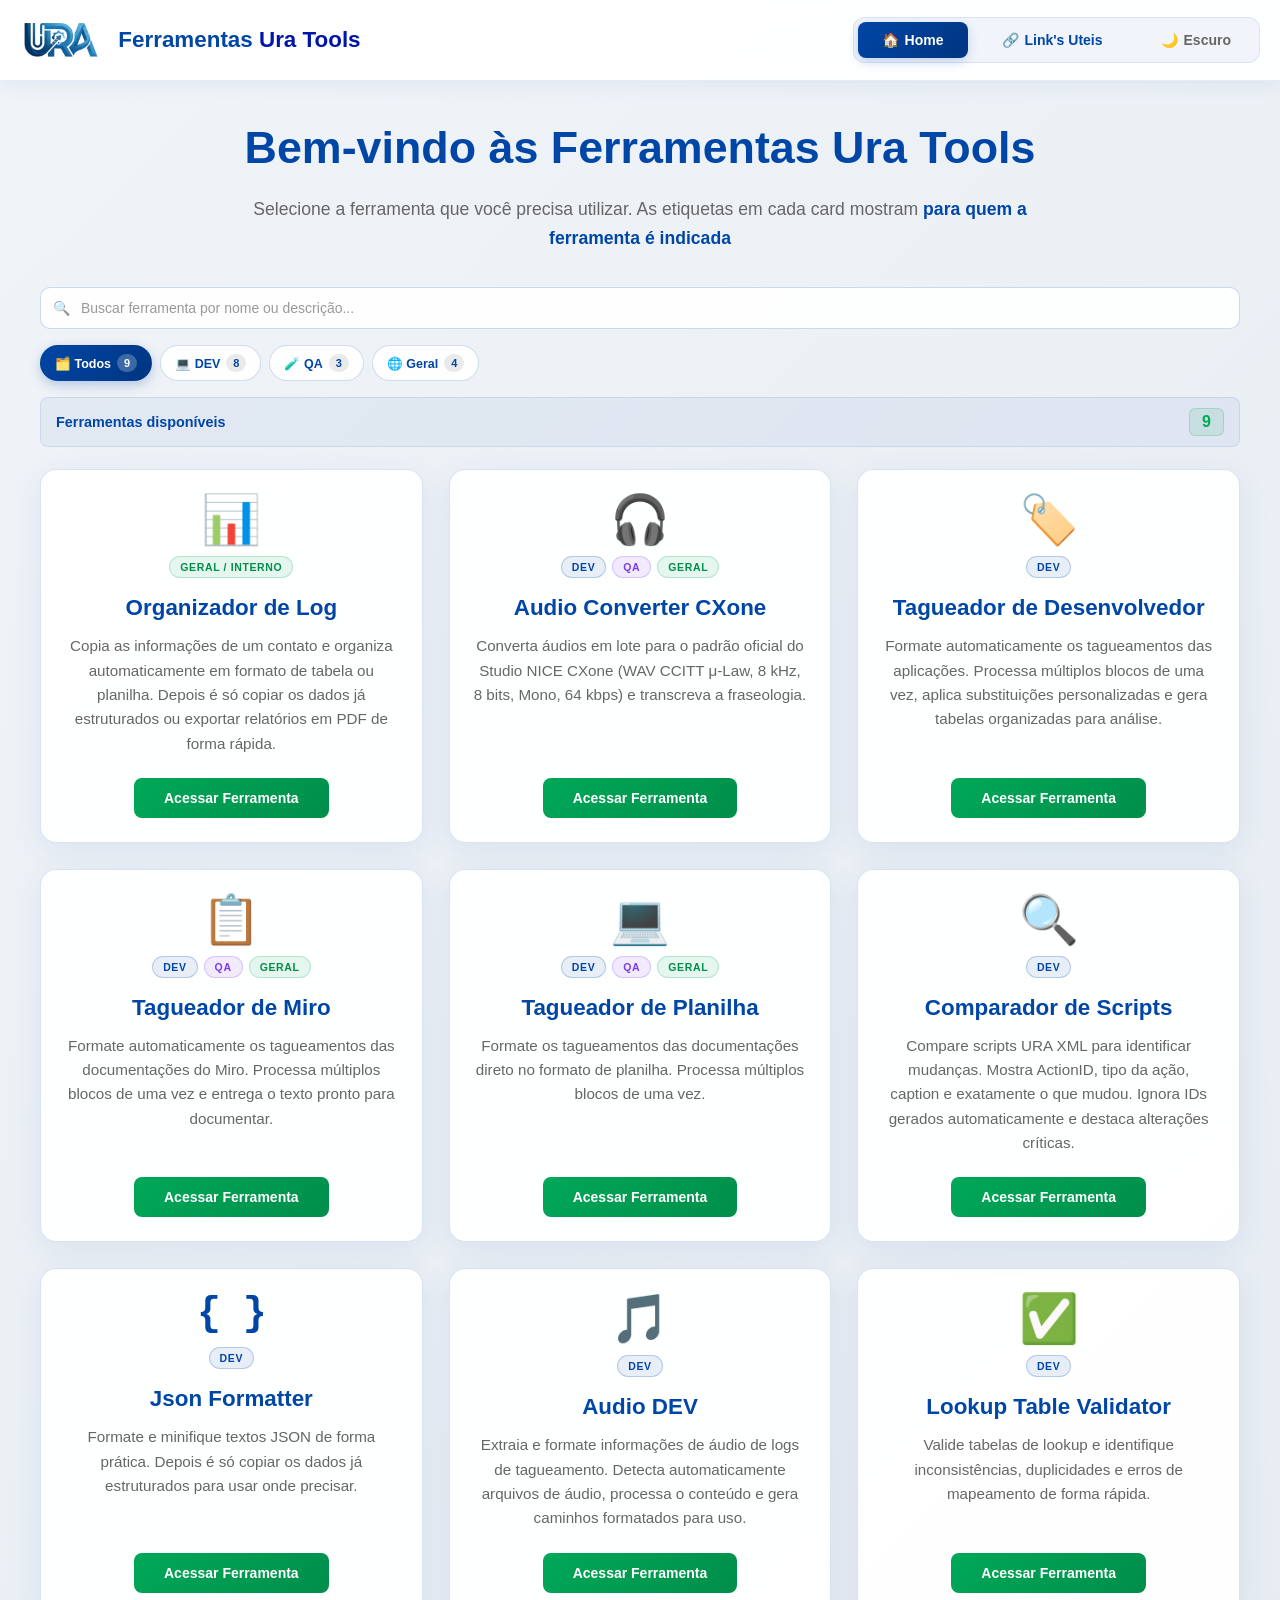
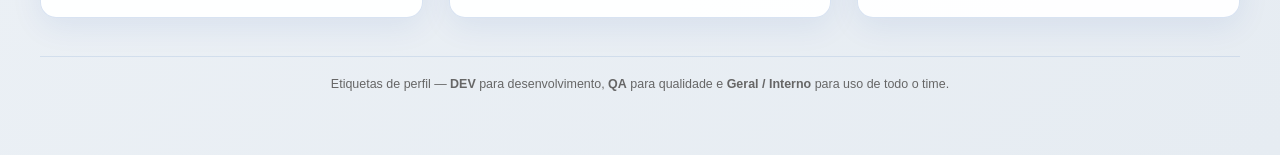
<file: index.html>
<!DOCTYPE html>
<html lang="pt-BR">

<head>
    <meta charset="UTF-8">
    <link rel="icon" href="img/logo_ura_tools.png" type="image/png">
    <meta name="viewport" content="width=device-width, initial-scale=1.0">
    <title>Ferramentas Ura Tools</title>
    <style>
        * {
          box-sizing: border-box;
          margin: 0;
          padding: 0;
        }

        :root {
          --azul: #0046A6;
          --azul-esc: #003580;
          --verde: #00A859;
          --verde-esc: #008E4A;
          --texto: #333333;
          --muted: #666666;
        }

        html {
          -webkit-text-size-adjust: 100%;
        }

        body {
          font-family: -apple-system, BlinkMacSystemFont, 'Segoe UI', 'Roboto', 'Oxygen', 'Ubuntu', 'Cantarell', sans-serif;
          background: linear-gradient(135deg, #f0f4f8 0%, #e6ecf2 100%);
          min-height: 100vh;
          color: var(--texto);
          display: flex;
          flex-direction: column;
          transition: background 0.3s, color 0.3s;
          -webkit-font-smoothing: antialiased;
        }

        /* ===================== HEADER ===================== */
        .main-header {
          background: rgba(255, 255, 255, 0.95);
          backdrop-filter: blur(10px);
          border-bottom: 1px solid rgba(0, 70, 166, 0.1);
          padding: 15px 20px;
          display: flex;
          justify-content: space-between;
          align-items: center;
          box-shadow: 0 2px 20px rgba(0, 70, 166, 0.08);
          position: sticky;
          top: 0;
          z-index: 1000;
          transition: background 0.3s, border-color 0.3s;
        }

        .logo-container {
          display: flex;
          align-items: center;
          gap: 15px;
        }

        .porto-logo {
          height: 50px;
          width: auto;
        }

        .header-title {
          font-size: 1.4rem;
          font-weight: 700;
          color: #0046A6;
        }

        .brand-accent {
          color: #0016a8;
          font-weight: 600;
        }

        .nav-menu {
          display: flex;
          gap: 10px;
          background: rgba(0, 70, 166, 0.05);
          border-radius: 12px;
          padding: 4px;
          border: 1px solid rgba(0, 70, 166, 0.1);
        }

        .nav-button {
          padding: 10px 24px;
          font-size: 14px;
          font-weight: 600;
          border: none;
          border-radius: 8px;
          cursor: pointer;
          transition: all 0.3s;
          background: transparent;
          color: #0046A6;
          text-decoration: none;
          display: flex;
          align-items: center;
          gap: 6px;
          font-family: inherit;
        }

        .nav-button:hover {
          background: rgba(0, 70, 166, 0.1);
        }

        .nav-button.active {
          background: linear-gradient(135deg, #0046A6 0%, #003580 100%);
          color: white;
          box-shadow: 0 4px 12px rgba(0, 70, 166, 0.2);
        }

        .nav-button:focus-visible,
        .chip:focus-visible,
        .search input:focus-visible {
          outline: 2px solid var(--verde);
          outline-offset: 2px;
        }

        #themeToggle {
          color: #666;
        }

        #themeToggle:hover {
          background: rgba(0, 0, 0, 0.05);
        }

        /* ===================== CONTEÚDO ===================== */
        .main-content {
          flex: 1;
          padding: 40px 20px 60px;
          display: flex;
          flex-direction: column;
          align-items: center;
          width: 100%;
        }

        .welcome-container {
          text-align: center;
          max-width: 840px;
          margin: 0 auto;
        }

        .welcome-title {
          font-size: clamp(2rem, 4vw, 2.8rem);
          font-weight: 700;
          color: #0046A6;
          margin-bottom: 20px;
          line-height: 1.2;
        }

        .welcome-subtitle {
          color: var(--muted);
          font-size: clamp(1rem, 2vw, 1.1rem);
          line-height: 1.65;
          margin: 0 auto;
        }

        .welcome-subtitle strong {
          color: #0046A6;
          font-weight: 600;
        }

        /* ===================== TOOLBAR ===================== */
        .tools-section {
          width: 100%;
          max-width: 1200px;
          margin-top: 34px;
        }

        .toolbar {
          display: flex;
          gap: 12px;
          flex-wrap: wrap;
          align-items: center;
          margin-bottom: 16px;
        }

        .search {
          position: relative;
          flex: 1;
          min-width: 240px;
        }

        .search::before {
          content: "🔍";
          position: absolute;
          left: 13px;
          top: 50%;
          transform: translateY(-50%);
          font-size: 14px;
          opacity: 0.65;
          pointer-events: none;
          line-height: 1;
        }

        .search input {
          width: 100%;
          padding: 12px 46px 12px 40px;
          border: 1px solid rgba(0, 70, 166, 0.2);
          border-radius: 10px;
          font-family: inherit;
          font-size: 14px;
          background: rgba(255, 255, 255, 0.9);
          color: var(--texto);
          transition: all 0.3s;
        }

        .search input::placeholder {
          color: #999999;
        }

        .search input:focus {
          border-color: var(--verde);
          outline: none;
          box-shadow: 0 0 0 3px rgba(0, 168, 89, 0.1);
        }

        .search input::-webkit-search-cancel-button {
          display: none;
        }

        .search__clear {
          position: absolute;
          right: 8px;
          top: 50%;
          transform: translateY(-50%);
          border: none;
          background: transparent;
          cursor: pointer;
          font-size: 14px;
          line-height: 1;
          color: var(--muted);
          padding: 7px 9px;
          border-radius: 7px;
          font-family: inherit;
          transition: background 0.2s, color 0.2s;
          display: none;
        }

        .search__clear:hover {
          background: rgba(0, 70, 166, 0.08);
          color: #0046A6;
        }

        .search__clear.is-visible {
          display: block;
        }

        /* ===================== CHIPS DE FILTRO ===================== */
        .chips {
          display: flex;
          flex-wrap: wrap;
          gap: 8px;
          margin-bottom: 16px;
        }

        .chip {
          display: inline-flex;
          align-items: center;
          gap: 6px;
          padding: 8px 14px;
          border-radius: 999px;
          border: 1px solid rgba(0, 70, 166, 0.18);
          background: rgba(255, 255, 255, 0.9);
          color: #0046A6;
          font-family: inherit;
          font-size: 12.5px;
          font-weight: 600;
          cursor: pointer;
          transition: all 0.25s;
          white-space: nowrap;
        }

        .chip:hover {
          background: rgba(0, 70, 166, 0.08);
          transform: translateY(-1px);
        }

        .chip.active {
          background: linear-gradient(135deg, #0046A6 0%, #003580 100%);
          color: #ffffff;
          border-color: transparent;
          box-shadow: 0 4px 12px rgba(0, 70, 166, 0.25);
        }

        .chip__count {
          font-size: 11px;
          font-weight: 700;
          background: rgba(0, 0, 0, 0.08);
          border-radius: 999px;
          padding: 1px 7px;
          line-height: 1.5;
        }

        .chip.active .chip__count {
          background: rgba(255, 255, 255, 0.24);
        }

        /* ===================== CONTADOR ===================== */
        .contador-resultados {
          display: flex;
          align-items: center;
          justify-content: space-between;
          margin-bottom: 22px;
          padding: 10px 15px;
          background: rgba(0, 70, 166, 0.05);
          border-radius: 8px;
          border: 1px solid rgba(0, 70, 166, 0.1);
        }

        .contador-texto {
          font-weight: 600;
          color: #0046A6;
          font-size: 0.9rem;
        }

        .contador-numero {
          font-weight: 700;
          color: #00A859;
          background: rgba(0, 168, 89, 0.1);
          padding: 4px 12px;
          border-radius: 6px;
          border: 1px solid rgba(0, 168, 89, 0.2);
          font-variant-numeric: tabular-nums;
        }

        /* ===================== GRID DE FERRAMENTAS ===================== */
        .tools-container {
          display: grid;
          grid-template-columns: repeat(auto-fit, minmax(290px, 1fr));
          gap: 26px;
          width: 100%;
        }

        .tool-card {
          position: relative;
          background: rgba(255, 255, 255, 0.95);
          border: 1px solid rgba(0, 70, 166, 0.15);
          border-radius: 16px;
          padding: 26px 24px 24px;
          box-shadow: 0 8px 32px rgba(0, 70, 166, 0.08);
          transition: transform 0.3s ease, box-shadow 0.3s ease, border-color 0.3s ease, background 0.3s ease;
          text-decoration: none;
          color: inherit;
          display: flex;
          flex-direction: column;
          align-items: center;
          text-align: center;
        }

        .tool-card:hover {
          transform: translateY(-5px);
          box-shadow: 0 12px 40px rgba(0, 70, 166, 0.15);
          border-color: rgba(0, 70, 166, 0.3);
        }

        .tool-card:focus-visible {
          outline: 3px solid rgba(0, 168, 89, 0.5);
          outline-offset: 3px;
        }

        .tool-card.is-hidden {
          display: none;
        }

        .tool-card__head {
          display: flex;
          flex-direction: column;
          align-items: center;
          gap: 12px;
          width: 100%;
          margin-bottom: 16px;
        }

        .tool-icon {
          font-size: 3rem;
          line-height: 1;
          color: #00A859;
        }

        .tool-icon--code {
          color: #0046A6;
          font-family: 'Courier New', Courier, monospace;
          font-weight: 700;
          font-size: 2.5rem;
          letter-spacing: -0.03em;
        }

        /* ===================== ETIQUETAS DE PERFIL ===================== */
        .tool-tags {
          display: flex;
          flex-wrap: wrap;
          justify-content: center;
          gap: 6px;
        }

        .tag {
          display: inline-flex;
          align-items: center;
          gap: 4px;
          padding: 4px 10px;
          border-radius: 999px;
          font-size: 10.5px;
          font-weight: 700;
          letter-spacing: 0.06em;
          text-transform: uppercase;
          white-space: nowrap;
          border: 1px solid transparent;
        }

        .tag--dev {
          color: #0046A6;
          background: rgba(0, 70, 166, 0.09);
          border-color: rgba(0, 70, 166, 0.22);
        }

        .tag--qa {
          color: #7c3aed;
          background: rgba(124, 58, 237, 0.10);
          border-color: rgba(124, 58, 237, 0.22);
        }

        .tag--geral {
          color: #008E4A;
          background: rgba(0, 168, 89, 0.10);
          border-color: rgba(0, 168, 89, 0.22);
        }

        .tool-title {
          font-size: 1.4rem;
          font-weight: 700;
          color: #0046A6;
          margin-bottom: 12px;
          line-height: 1.25;
        }

        .tool-description {
          color: var(--muted);
          font-size: 0.95rem;
          line-height: 1.6;
          margin-bottom: 22px;
          flex-grow: 1;
        }

        .tool-button {
          padding: 12px 30px;
          font-size: 14px;
          font-weight: 600;
          border: none;
          border-radius: 8px;
          cursor: pointer;
          transition: all 0.3s;
          background: linear-gradient(135deg, #00A859 0%, #008E4A 100%);
          color: white;
          text-decoration: none;
          margin-top: auto;
        }

        .tool-card:hover .tool-button {
          background: linear-gradient(135deg, #008E4A 0%, #00743B 100%);
          box-shadow: 0 6px 20px rgba(0, 168, 89, 0.2);
        }

        /* ===================== ESTADO VAZIO ===================== */
        .empty-state {
          padding: 50px 20px;
          text-align: center;
          color: var(--muted);
          border: 1px dashed rgba(0, 70, 166, 0.2);
          border-radius: 12px;
          background: rgba(0, 70, 166, 0.02);
        }

        .empty-state[hidden] {
          display: none;
        }

        .empty-state__icon {
          font-size: 2rem;
          display: block;
          margin-bottom: 10px;
        }

        .empty-state__title {
          font-weight: 700;
          color: #0046A6;
          margin-bottom: 4px;
        }

        .empty-state__text {
          font-size: 0.85rem;
        }

        /* ===================== RODAPÉ ===================== */
        .page-footer {
          width: 100%;
          max-width: 1200px;
          margin-top: 38px;
          padding-top: 18px;
          border-top: 1px solid rgba(0, 70, 166, 0.1);
          font-size: 0.78rem;
          color: var(--muted);
          text-align: center;
          line-height: 1.6;
        }

        /* ============================
           MODO ESCURO
           ============================ */
        body.dark-mode {
          background: linear-gradient(135deg, #121619 0%, #1a2229 100%);
          color: #e0e0e0;
        }

        body.dark-mode .main-header {
          background: rgba(22, 28, 36, 0.95);
          border-bottom: 1px solid rgba(255, 255, 255, 0.05);
          box-shadow: 0 2px 20px rgba(0, 0, 0, 0.3);
        }

        body.dark-mode .header-title,
        body.dark-mode .welcome-title,
        body.dark-mode .tool-title,
        body.dark-mode .contador-texto,
        body.dark-mode .empty-state__title,
        body.dark-mode .welcome-subtitle strong {
          color: #66a3ff;
        }

        body.dark-mode .brand-accent {
          color: #8cbfff;
        }

        body.dark-mode .nav-menu {
          background: rgba(255, 255, 255, 0.03);
          border-color: rgba(255, 255, 255, 0.05);
        }

        body.dark-mode .nav-button:not(.active) {
          color: #a0a0a0;
        }

        body.dark-mode .nav-button:not(.active):hover {
          background: rgba(255, 255, 255, 0.08);
          color: #ffffff;
        }

        body.dark-mode #themeToggle {
          color: #e0e0e0;
        }

        body.dark-mode .welcome-subtitle,
        body.dark-mode .tool-description,
        body.dark-mode .page-footer,
        body.dark-mode .empty-state {
          color: #a0a0a0;
        }

        body.dark-mode .tool-card {
          background: rgba(30, 38, 46, 0.95);
          border-color: rgba(255, 255, 255, 0.05);
          box-shadow: 0 8px 32px rgba(0, 0, 0, 0.2);
        }

        body.dark-mode .tool-card:hover {
          border-color: rgba(102, 163, 255, 0.3);
          box-shadow: 0 12px 40px rgba(0, 0, 0, 0.4);
        }

        body.dark-mode .tool-icon--code {
          color: #66a3ff;
        }

        body.dark-mode .tag--dev {
          color: #8cbfff;
          background: rgba(102, 163, 255, 0.14);
          border-color: rgba(102, 163, 255, 0.28);
        }

        body.dark-mode .tag--qa {
          color: #c4a3ff;
          background: rgba(196, 163, 255, 0.14);
          border-color: rgba(196, 163, 255, 0.28);
        }

        body.dark-mode .tag--geral {
          color: #4ade80;
          background: rgba(74, 222, 128, 0.14);
          border-color: rgba(74, 222, 128, 0.28);
        }

        body.dark-mode .search input {
          background: rgba(22, 28, 36, 0.9);
          border-color: rgba(255, 255, 255, 0.1);
          color: #e0e0e0;
        }

        body.dark-mode .search input::placeholder {
          color: #666;
        }

        body.dark-mode .search__clear:hover {
          background: rgba(255, 255, 255, 0.08);
          color: #e0e0e0;
        }

        body.dark-mode .chip {
          background: rgba(30, 38, 46, 0.9);
          border-color: rgba(255, 255, 255, 0.08);
          color: #a9c0e0;
        }

        body.dark-mode .chip:hover {
          background: rgba(255, 255, 255, 0.06);
        }

        body.dark-mode .chip.active {
          background: linear-gradient(135deg, #0052d7 0%, #003580 100%);
          color: #ffffff;
        }

        body.dark-mode .chip__count {
          background: rgba(255, 255, 255, 0.1);
        }

        body.dark-mode .contador-resultados {
          background: rgba(255, 255, 255, 0.03);
          border-color: rgba(255, 255, 255, 0.05);
        }

        body.dark-mode .empty-state {
          border-color: rgba(255, 255, 255, 0.12);
          background: rgba(255, 255, 255, 0.02);
        }

        body.dark-mode .page-footer {
          border-top-color: rgba(255, 255, 255, 0.07);
        }

        /* ===================== RESPONSIVO ===================== */
        @media (max-width: 768px) {
          .main-header {
            flex-direction: column;
            gap: 15px;
            padding: 15px;
          }

          .logo-container {
            flex-direction: column;
            text-align: center;
            gap: 10px;
          }

          .porto-logo {
            height: 40px;
          }

          .nav-menu {
            width: 100%;
            justify-content: center;
          }

          .nav-button {
            padding: 8px 16px;
            font-size: 13px;
            flex: 1;
            justify-content: center;
          }

          .main-content {
            padding: 28px 15px 46px;
          }

          .tools-container {
            grid-template-columns: 1fr;
          }

          .tool-card {
            padding: 22px 18px 20px;
          }
        }

        @media (max-width: 480px) {
          .nav-menu {
            flex-direction: column;
            gap: 5px;
            background: transparent;
            border: none;
            padding: 0;
          }

          .nav-button {
            width: 100%;
            border: 1px solid rgba(0, 70, 166, 0.1);
            border-radius: 8px;
            background: rgba(255, 255, 255, 0.9);
          }

          body.dark-mode .nav-button {
            background: rgba(30, 38, 46, 0.9);
            border-color: rgba(255, 255, 255, 0.1);
          }

          .welcome-title {
            font-size: 1.8rem;
          }

          .tool-icon {
            font-size: 2.6rem;
          }

          .tool-title {
            font-size: 1.25rem;
          }

          .tool-button {
            width: 100%;
            text-align: center;
          }
        }

        @media (prefers-reduced-motion: reduce) {
          *, *::before, *::after {
            animation-duration: 0.01ms !important;
            animation-iteration-count: 1 !important;
            transition-duration: 0.01ms !important;
          }
        }
    </style>
</head>

<body>
    <!-- Header com logo e menu -->
    <header class="main-header">
        <div class="logo-container">
            <img src="img/logo_ura_tools.png" alt="Ura Tools" class="porto-logo" title="Ura Tools">
            <div class="header-title">Ferramentas <span class="brand-accent">Ura Tools</span></div>
        </div>

        <nav class="nav-menu">
            <a href="index.html" class="nav-button active">
                <span>🏠</span> Home
            </a>
            <a href="links_uteis.html" class="nav-button">
                <span>🔗</span> Link's Uteis
            </a>
            <button id="themeToggle" class="nav-button" type="button">
                <span id="themeIcon">🌙</span> <span id="themeText">Escuro</span>
            </button>
        </nav>
    </header>

    <!-- Conteúdo principal -->
    <main class="main-content">
        <div class="welcome-container">
            <h1 class="welcome-title">Bem-vindo às Ferramentas Ura Tools</h1>
            <p class="welcome-subtitle">
                Selecione a ferramenta que você precisa utilizar. As etiquetas em cada card mostram
                <strong>para quem a ferramenta é indicada</strong>
            </p>
        </div>

        <section class="tools-section" aria-label="Lista de ferramentas">
            <div class="toolbar">
                <div class="search">
                    <input
                        type="search"
                        id="searchInput"
                        placeholder="Buscar ferramenta por nome ou descrição..."
                        aria-label="Buscar ferramenta"
                        autocomplete="off">
                    <button class="search__clear" id="clearSearch" type="button" aria-label="Limpar busca">✕</button>
                </div>
            </div>

            <div class="chips" id="chips" role="group" aria-label="Filtrar por perfil"></div>

            <div class="contador-resultados">
                <div class="contador-texto">Ferramentas disponíveis</div>
                <div class="contador-numero" id="contadorNumero" aria-live="polite">0</div>
            </div>

            <div class="tools-container" id="toolsGrid">

                <!-- ============ ORGANIZADOR DE LOG ============ -->
                <a href="https://ura-log-viewer-uni.netlify.app" class="tool-card"
                   target="_self" rel="noopener noreferrer"
                   data-audiences="geral">
                    <div class="tool-card__head">
                        <div class="tool-icon" aria-hidden="true">📊</div>
                        <div class="tool-tags">
                            <span class="tag tag--geral">Geral / Interno</span>
                        </div>
                    </div>
                    <h2 class="tool-title">Organizador de Log</h2>
                    <p class="tool-description">
                        Copia as informações de um contato e organiza automaticamente em formato de tabela ou planilha.
                        Depois é só copiar os dados já estruturados ou exportar relatórios em PDF de forma rápida.
                    </p>
                    <span class="tool-button">Acessar Ferramenta</span>
                </a>

                <!-- ============ AUDIO CONVERTER CXONE ============ -->
                <a href="audio_match.html" class="tool-card" data-audiences="dev qa geral">
                    <div class="tool-card__head">
                        <div class="tool-icon" aria-hidden="true">🎧</div>
                        <div class="tool-tags">
                            <span class="tag tag--dev">DEV</span>
                            <span class="tag tag--qa">QA</span>
                            <span class="tag tag--geral">Geral</span>
                        </div>
                    </div>
                    <h2 class="tool-title">Audio Converter CXone</h2>
                    <p class="tool-description">
                        Converta áudios em lote para o padrão oficial do Studio NICE CXone (WAV CCITT μ-Law, 8 kHz, 8 bits, Mono, 64 kbps) e transcreva a fraseologia.
                    </p>
                    <span class="tool-button">Acessar Ferramenta</span>
                </a>

                <!-- ============ TAGUEADOR DE DESENVOLVEDOR ============ -->
                <a href="tagueador_porto.html" class="tool-card" data-audiences="dev">
                    <div class="tool-card__head">
                        <div class="tool-icon" aria-hidden="true">🏷️</div>
                        <div class="tool-tags">
                            <span class="tag tag--dev">DEV</span>
                        </div>
                    </div>
                    <h2 class="tool-title">Tagueador de Desenvolvedor</h2>
                    <p class="tool-description">
                        Formate automaticamente os tagueamentos das aplicações. Processa múltiplos blocos de uma vez,
                        aplica substituições personalizadas e gera tabelas organizadas para análise.
                    </p>
                    <span class="tool-button">Acessar Ferramenta</span>
                </a>

                <!-- ============ TAGUEADOR DE MIRO ============ -->
                <a href="https://ura-tag-builder.netlify.app" class="tool-card"
                   target="_self" rel="noopener noreferrer"
                   data-audiences="dev qa geral">
                    <div class="tool-card__head">
                        <div class="tool-icon" aria-hidden="true">📋</div>
                        <div class="tool-tags">
                            <span class="tag tag--dev">DEV</span>
                            <span class="tag tag--qa">QA</span>
                            <span class="tag tag--geral">Geral</span>
                        </div>
                    </div>
                    <h2 class="tool-title">Tagueador de Miro</h2>
                    <p class="tool-description">
                        Formate automaticamente os tagueamentos das documentações do Miro.
                        Processa múltiplos blocos de uma vez e entrega o texto pronto para documentar.
                    </p>
                    <span class="tool-button">Acessar Ferramenta</span>
                </a>

                <!-- ============ TAGUEADOR DE PLANILHA ============ -->
                <a href="tagueador_miro_planilha.html" class="tool-card" data-audiences="dev qa geral">
                    <div class="tool-card__head">
                        <div class="tool-icon" aria-hidden="true">💻</div>
                        <div class="tool-tags">
                            <span class="tag tag--dev">DEV</span>
                            <span class="tag tag--qa">QA</span>
                            <span class="tag tag--geral">Geral</span>
                        </div>
                    </div>
                    <h2 class="tool-title">Tagueador de Planilha</h2>
                    <p class="tool-description">
                        Formate os tagueamentos das documentações direto no formato de planilha.
                        Processa múltiplos blocos de uma vez.
                    </p>
                    <span class="tool-button">Acessar Ferramenta</span>
                </a>

                <!-- ============ COMPARADOR DE SCRIPTS ============ -->
                <a href="comparador_scripts.html" class="tool-card" data-audiences="dev">
                    <div class="tool-card__head">
                        <div class="tool-icon" aria-hidden="true">🔍</div>
                        <div class="tool-tags">
                            <span class="tag tag--dev">DEV</span>
                        </div>
                    </div>
                    <h2 class="tool-title">Comparador de Scripts</h2>
                    <p class="tool-description">
                        Compare scripts URA XML para identificar mudanças. Mostra ActionID, tipo da ação,
                        caption e exatamente o que mudou. Ignora IDs gerados automaticamente e destaca
                        alterações críticas.
                    </p>
                    <span class="tool-button">Acessar Ferramenta</span>
                </a>

                <!-- ============ JSON FORMATTER ============ -->
                <a href="json_formatter.html" class="tool-card" data-audiences="dev">
                    <div class="tool-card__head">
                        <div class="tool-icon tool-icon--code" aria-hidden="true">{ }</div>
                        <div class="tool-tags">
                            <span class="tag tag--dev">DEV</span>
                        </div>
                    </div>
                    <h2 class="tool-title">Json Formatter</h2>
                    <p class="tool-description">
                        Formate e minifique textos JSON de forma prática. Depois é só copiar os dados
                        já estruturados para usar onde precisar.
                    </p>
                    <span class="tool-button">Acessar Ferramenta</span>
                </a>

                <!-- ============ FORMATADOR DE ÁUDIOS ============ -->
                <a href="formatador_audios.html" class="tool-card" data-audiences="dev">
                    <div class="tool-card__head">
                        <div class="tool-icon" aria-hidden="true">🎵</div>
                        <div class="tool-tags">
                            <span class="tag tag--dev">DEV</span>
                        </div>
                    </div>
                    <h2 class="tool-title">Audio DEV</h2>
                    <p class="tool-description">
                        Extraia e formate informações de áudio de logs de tagueamento. Detecta automaticamente
                        arquivos de áudio, processa o conteúdo e gera caminhos formatados para uso.
                    </p>
                    <span class="tool-button">Acessar Ferramenta</span>
                </a>
                
                <!-- ============ LOOKUP TABLE VALIDATOR ============ -->
                <a href="https://lookup-table-validator.netlify.app" class="tool-card"
                   target="_blank" rel="noopener noreferrer"
                   data-audiences="dev">
                    <div class="tool-card__head">
                        <div class="tool-icon" aria-hidden="true">✅</div>
                        <div class="tool-tags">
                            <span class="tag tag--dev">DEV</span>
                        </div>
                    </div>
                    <h2 class="tool-title">Lookup Table Validator</h2>
                    <p class="tool-description">
                        Valide tabelas de lookup e identifique inconsistências, duplicidades e erros de
                        mapeamento de forma rápida.
                    </p>
                    <span class="tool-button">Acessar Ferramenta</span>
                </a>
                
                <!-- ============ TAGUEADOR DE PLANILHA ============ -->
               <!-- <a href="tagueador_planilha_miro.html" class="tool-card" data-audiences="dev qa geral">
                    <div class="tool-card__head">
                        <div class="tool-icon" aria-hidden="true">📋</div>
                        <div class="tool-tags">
                            <span class="tag tag--dev">DEV</span>
                            <span class="tag tag--qa">QA</span>
                            <span class="tag tag--geral">Geral</span>
                        </div>
                    </div>
                    <h2 class="tool-title">Tagueador de Planilha</h2>
                    <p class="tool-description">
                        Converte os tagueamentos em linhas de planilha prontas para colar.
                        Processa múltiplos blocos de uma vez.
                    </p>
                    <span class="tool-button">Acessar Ferramenta</span>
                </a>-->

            </div>

            <div class="empty-state" id="emptyState" hidden>
                <span class="empty-state__icon" aria-hidden="true">🔎</span>
                <p class="empty-state__title">Nenhuma ferramenta encontrada</p>
                <p class="empty-state__text">Tente outro termo de busca ou selecione o perfil "Todos".</p>
            </div>

            <p class="page-footer" href="tagueador_miro_planilha.html">
                Etiquetas de perfil — <strong>DEV</strong> para desenvolvimento,
                <strong>QA</strong> para qualidade e <strong>Geral / Interno</strong> para uso de todo o time.
            </p>
        </section>
    </main>

    <script>
        document.addEventListener('DOMContentLoaded', function () {
            /* ================= TEMA CLARO / ESCURO ================= */
            const themeToggle = document.getElementById('themeToggle');
            const themeIcon = document.getElementById('themeIcon');
            const themeText = document.getElementById('themeText');
            const body = document.body;

            function aplicarTema(escuro) {
                body.classList.toggle('dark-mode', escuro);
                themeIcon.textContent = escuro ? '☀️' : '🌙';
                themeText.textContent = escuro ? 'Claro' : 'Escuro';
            }

            aplicarTema(localStorage.getItem('theme') === 'dark');

            themeToggle.addEventListener('click', function () {
                const escuro = !body.classList.contains('dark-mode');
                localStorage.setItem('theme', escuro ? 'dark' : 'light');
                aplicarTema(escuro);
            });

            /* ================= MENU ATIVO ================= */
            const paginaAtual = (window.location.pathname.split('/').pop() || 'index.html').toLowerCase();

            document.querySelectorAll('a.nav-button').forEach(function (botao) {
                botao.classList.remove('active');
                const href = (botao.getAttribute('href') || '').toLowerCase();
                if (!href) return;

                const ehHome = (paginaAtual === 'index.html' || paginaAtual === '') &&
                               (href === 'index.html' || href === './' || href === '');

                if (href === paginaAtual || ehHome) {
                    botao.classList.add('active');
                }
            });

            /* ================= FILTROS E BUSCA ================= */
            const cards       = Array.from(document.querySelectorAll('.tool-card'));
            const chipsEl     = document.getElementById('chips');
            const contador    = document.getElementById('contadorNumero');
            const emptyState  = document.getElementById('emptyState');
            const buscaInput  = document.getElementById('searchInput');
            const clearBtn    = document.getElementById('clearSearch');

            const PERFIS = [
                { id: 'todos', rotulo: 'Todos', icone: '🗂️' },
                { id: 'dev',   rotulo: 'DEV',   icone: '💻' },
                { id: 'qa',    rotulo: 'QA',    icone: '🧪' },
                { id: 'geral', rotulo: 'Geral', icone: '🌐' }
            ];

            let perfilAtivo = 'todos';
            let busca = '';

            function normalizar(valor) {
                return String(valor || '')
                    .toLowerCase()
                    .normalize('NFD')
                    .replace(/[\u0300-\u036f]/g, '');
            }

            function perfisDoCard(card) {
                return (card.dataset.audiences || '').split(/\s+/).filter(Boolean);
            }

            function montarChips() {
                chipsEl.innerHTML = '';
                const frag = document.createDocumentFragment();

                PERFIS.forEach(function (perfil) {
                    const total = perfil.id === 'todos'
                        ? cards.length
                        : cards.filter(c => perfisDoCard(c).indexOf(perfil.id) !== -1).length;

                    const btn = document.createElement('button');
                    btn.type = 'button';
                    btn.className = 'chip' + (perfil.id === perfilAtivo ? ' active' : '');
                    btn.dataset.perfil = perfil.id;

                    const texto = document.createElement('span');
                    texto.textContent = perfil.icone + ' ' + perfil.rotulo;

                    const qtd = document.createElement('span');
                    qtd.className = 'chip__count';
                    qtd.textContent = total;

                    btn.append(texto, qtd);

                    btn.addEventListener('click', function () {
                        perfilAtivo = perfil.id;
                        chipsEl.querySelectorAll('.chip').forEach(c => c.classList.remove('active'));
                        btn.classList.add('active');
                        aplicarFiltros();
                    });

                    frag.appendChild(btn);
                });

                chipsEl.appendChild(frag);
            }

            function aplicarFiltros() {
                const termo = normalizar(busca);
                let visiveis = 0;

                cards.forEach(function (card) {
                    const okPerfil = perfilAtivo === 'todos' ||
                                     perfisDoCard(card).indexOf(perfilAtivo) !== -1;

                    const alvo = normalizar(card.textContent + ' ' + (card.getAttribute('href') || ''));
                    const okBusca = !termo || alvo.indexOf(termo) !== -1;

                    const mostrar = okPerfil && okBusca;
                    card.classList.toggle('is-hidden', !mostrar);
                    if (mostrar) visiveis++;
                });

                contador.textContent = visiveis;
                emptyState.hidden = visiveis !== 0;
            }

            buscaInput.addEventListener('input', function () {
                busca = buscaInput.value;
                clearBtn.classList.toggle('is-visible', busca.length > 0);
                aplicarFiltros();
            });

            buscaInput.addEventListener('keydown', function (e) {
                if (e.key === 'Escape') {
                    buscaInput.value = '';
                    busca = '';
                    clearBtn.classList.remove('is-visible');
                    aplicarFiltros();
                }
            });

            clearBtn.addEventListener('click', function () {
                buscaInput.value = '';
                busca = '';
                clearBtn.classList.remove('is-visible');
                aplicarFiltros();
                buscaInput.focus();
            });

            /* ================= INICIALIZAÇÃO ================= */
            montarChips();
            aplicarFiltros();
        });
    </script>
</body>
</html>
</file>
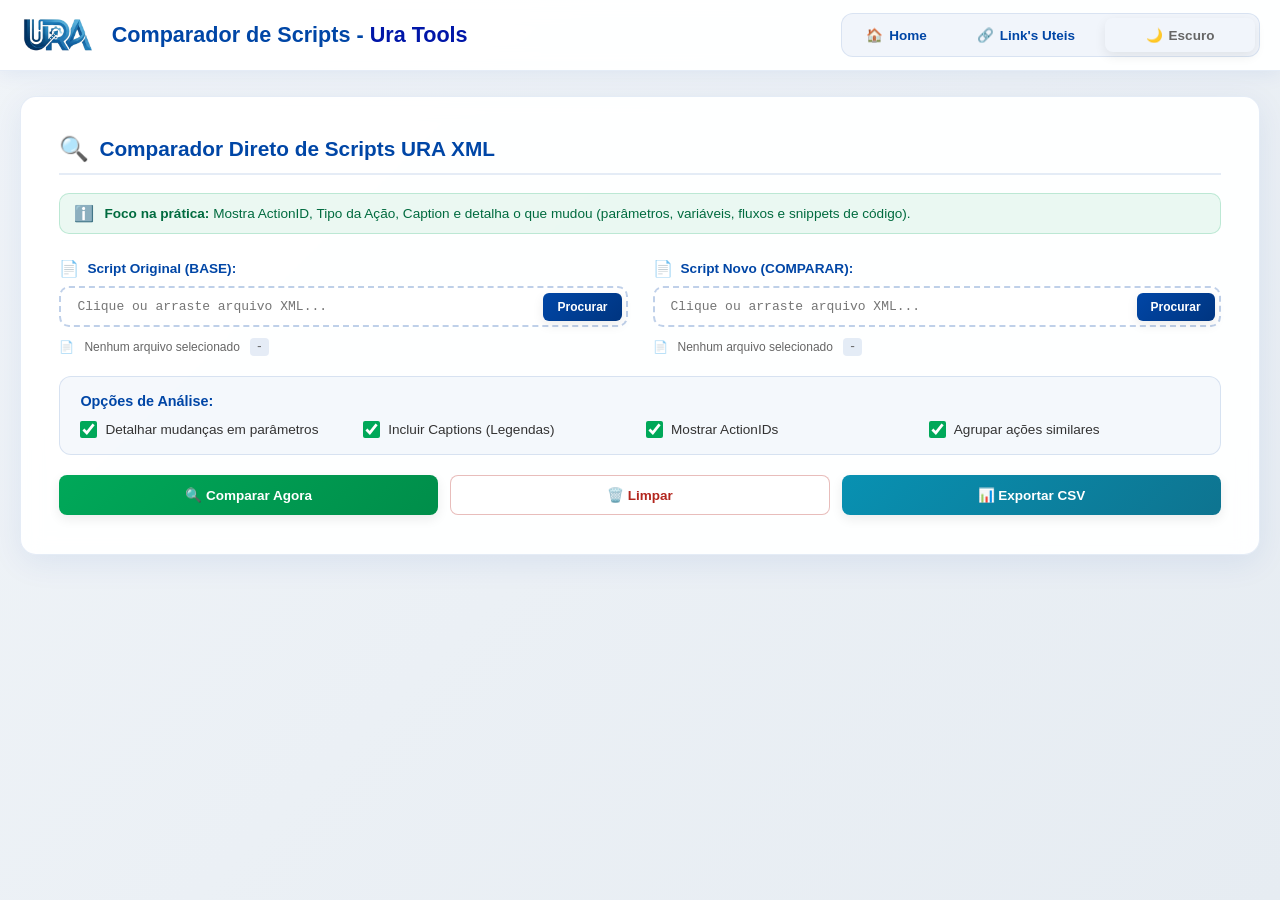
<file: comparador_scripts.html>
<!DOCTYPE html>
<html lang="pt-BR">
<head>
  <meta charset="UTF-8">
  <link rel="icon" href="img/logo_ura_tools.png" type="image/png">
  <meta name="viewport" content="width=device-width, initial-scale=1.0">
  <title>Comparador de Scripts - Ura Tools</title>
  <style>
    * {
      box-sizing: border-box;
      margin: 0;
      padding: 0;
    }

    :root {
      --azul: #0046A6;
      --azul-esc: #003580;
      --verde: #00A859;
      --verde-esc: #008E4A;
      --vermelho: #dc2626;
      --amarelo: #f59e0b;
      --texto: #333333;
      --muted: #666666;
    }

    html {
      -webkit-text-size-adjust: 100%;
      scroll-behavior: smooth;
    }

    body {
      font-family: -apple-system, BlinkMacSystemFont, 'Segoe UI', 'Roboto', 'Oxygen', 'Ubuntu', 'Cantarell', sans-serif;
      background: linear-gradient(135deg, #f0f4f8 0%, #e6ecf2 100%);
      min-height: 100vh;
      color: var(--texto);
      display: flex;
      flex-direction: column;
      align-items: center;
      transition: background 0.3s, color 0.3s;
      -webkit-font-smoothing: antialiased;
    }

    /* ===================== HEADER ===================== */
    .main-header {
      background: rgba(255, 255, 255, 0.95);
      backdrop-filter: blur(10px);
      border-bottom: 1px solid rgba(0, 70, 166, 0.1);
      padding: 12px 20px;
      display: flex;
      justify-content: space-between;
      align-items: center;
      box-shadow: 0 2px 20px rgba(0, 70, 166, 0.08);
      position: sticky;
      top: 0;
      z-index: 1000;
      width: 100%;
      transition: background 0.3s, border-color 0.3s;
    }

    .logo-container {
      display: flex;
      align-items: center;
      gap: 15px;
    }

    .Ura-logo {
      height: 46px;
      width: auto;
    }

    .header-title {
      font-size: 1.35rem;
      font-weight: 700;
      color: #0046A6;
    }

    .brand-accent {
      color: #0016a8;
      font-weight: 600;
    }

    .nav-menu {
      display: flex;
      gap: 10px;
      background: rgba(0, 70, 166, 0.05);
      border-radius: 12px;
      padding: 4px;
      border: 1px solid rgba(0, 70, 166, 0.1);
    }

    .nav-button {
      padding: 9px 20px;
      font-size: 13.5px;
      font-weight: 600;
      border: none;
      border-radius: 8px;
      cursor: pointer;
      transition: all 0.3s;
      background: transparent;
      color: #0046A6;
      text-decoration: none;
      display: flex;
      align-items: center;
      gap: 6px;
      font-family: inherit;
    }

    .nav-button:hover {
      background: rgba(0, 70, 166, 0.1);
    }

    .nav-button.active {
      background: linear-gradient(135deg, #0046A6 0%, #003580 100%);
      color: white;
      box-shadow: 0 4px 12px rgba(0, 70, 166, 0.2);
    }

    #themeToggle {
      color: #666;
    }

    /* ===================== CONTAINER ===================== */
    .conteudo_pagina {
      padding: 0px 20px;
      width: 100%;
      max-width: 1800px;
      margin: 0 auto;
    }

    .container {
      background: rgba(255, 255, 255, 0.95);
      backdrop-filter: blur(10px);
      border: 1px solid rgba(0, 70, 166, 0.1);
      border-radius: 16px;
      padding: clamp(20px, 3vw, 40px);
      width: 100%;
      box-shadow: 0 8px 32px rgba(0, 70, 166, 0.08);
      margin-top: 25px;
      margin-bottom: 35px;
      transition: background 0.3s, border-color 0.3s;
    }

    .section-title {
      display: flex;
      align-items: center;
      gap: 10px;
      font-size: clamp(1.1rem, 2vw, 1.3rem);
      font-weight: 600;
      color: #0046A6;
      margin-bottom: 18px;
      padding-bottom: 10px;
      border-bottom: 2px solid rgba(0, 70, 166, 0.1);
    }

    .section-title::before {
      content: "🔍";
      font-size: clamp(1.2rem, 2vw, 1.5rem);
      color: #00A859;
    }

    .section-title.resultado-header::before {
      content: "📊";
    }

    .info-banner {
      display: flex;
      align-items: center;
      gap: 10px;
      background: rgba(0, 168, 89, 0.08);
      border: 1px solid rgba(0, 168, 89, 0.2);
      border-radius: 10px;
      padding: 10px 14px;
      margin: 15px 0 25px 0;
      color: #006B3F;
      font-size: 0.85rem;
    }

    .info-banner::before {
      content: "ℹ️";
      font-size: 1rem;
      flex-shrink: 0;
    }

    /* ===================== UPLOAD DE ARQUIVOS ===================== */
    .input-section {
      display: grid;
      grid-template-columns: 1fr 1fr;
      gap: 25px;
      margin: 20px 0;
    }

    @media (max-width: 992px) {
      .input-section {
        grid-template-columns: 1fr;
        gap: 18px;
      }
    }

    .file-input-container {
      display: flex;
      flex-direction: column;
      gap: 8px;
    }

    .file-input-label {
      font-weight: 600;
      color: #0046A6;
      font-size: 0.85rem;
      display: flex;
      align-items: center;
      gap: 8px;
    }

    .file-input-label::before {
      content: "📄";
      font-size: 1rem;
    }

    .file-input-wrapper {
      position: relative;
      display: flex;
      align-items: center;
    }

    .file-path-input {
      width: 100%;
      padding: 11px 16px;
      padding-right: 120px;
      border: 2px dashed rgba(0, 70, 166, 0.25);
      border-radius: 10px;
      font-family: 'Courier New', Courier, monospace;
      font-size: 13px;
      background: rgba(255, 255, 255, 0.95);
      color: var(--texto);
      cursor: pointer;
      transition: all 0.3s;
    }

    .file-path-input:hover {
      border-color: #00A859;
      background: rgba(0, 168, 89, 0.05);
    }

    .file-path-input:focus {
      outline: none;
      border-color: #00A859;
      box-shadow: 0 0 0 3px rgba(0, 168, 89, 0.1);
    }

    .file-browse-btn {
      position: absolute;
      right: 6px;
      padding: 7px 14px;
      background: linear-gradient(135deg, #0046A6 0%, #003580 100%);
      color: white;
      border: none;
      border-radius: 6px;
      font-size: 12px;
      font-weight: 600;
      cursor: pointer;
      transition: all 0.3s;
      flex: 0 1 auto;
      min-width: auto;
    }

    .file-browse-btn:hover {
      background: linear-gradient(135deg, #003580 0%, #00295C 100%);
      transform: translateY(-1px);
    }

    .hidden-file-input {
      display: none;
    }

    .file-info {
      display: flex;
      align-items: center;
      gap: 10px;
      margin-top: 3px;
      font-size: 12px;
      color: var(--muted);
    }

    .file-info-icon {
      color: #0046A6;
    }

    .file-size {
      background: rgba(0, 70, 166, 0.1);
      padding: 2px 6px;
      border-radius: 4px;
      font-family: 'Courier New', Courier, monospace;
    }

    /* ===================== OPÇÕES ===================== */
    .comparison-options {
      background: rgba(0, 70, 166, 0.04);
      border: 1px solid rgba(0, 70, 166, 0.12);
      border-radius: 12px;
      padding: 16px 20px;
      margin: 20px 0;
    }

    .options-title {
      font-weight: 700;
      color: #0046A6;
      margin-bottom: 12px;
      font-size: 0.9rem;
    }

    .options-grid {
      display: grid;
      grid-template-columns: repeat(auto-fill, minmax(240px, 1fr));
      gap: 12px;
    }

    .option-item {
      display: flex;
      align-items: center;
      gap: 8px;
    }

    .option-checkbox {
      width: 17px;
      height: 17px;
      accent-color: #00A859;
      cursor: pointer;
    }

    .option-label {
      font-size: 0.85rem;
      color: var(--texto);
      cursor: pointer;
      user-select: none;
    }

    /* ===================== BOTÕES ===================== */
    .button-group {
      display: flex;
      gap: 12px;
      margin-top: 20px;
      flex-wrap: wrap;
    }

    button {
      padding: 11px 22px;
      font-size: 13.5px;
      font-weight: 600;
      border: none;
      border-radius: 8px;
      cursor: pointer;
      transition: all 0.3s;
      display: flex;
      align-items: center;
      gap: 6px;
      box-shadow: 0 4px 12px rgba(0, 0, 0, 0.08);
      flex: 1;
      min-width: 150px;
      justify-content: center;
      font-family: inherit;
    }

    button:hover {
      transform: translateY(-2px);
      box-shadow: 0 6px 18px rgba(0, 0, 0, 0.14);
    }

    button:active {
      transform: translateY(0);
    }

    .btn-primary {
      background: linear-gradient(135deg, #0046A6 0%, #003580 100%);
      color: white;
    }

    .btn-secondary {
      background: linear-gradient(135deg, #00A859 0%, #008E4A 100%);
      color: white;
    }

    .btn-clear {
      background: rgba(255, 255, 255, 0.9);
      color: #b3261e;
      border: 1px solid rgba(179, 38, 30, 0.3);
      box-shadow: none;
    }

    .btn-clear:hover {
      background: rgba(179, 38, 30, 0.08);
      border-color: rgba(179, 38, 30, 0.5);
    }

    .btn-export {
      background: linear-gradient(135deg, #0891b2 0%, #0e7490 100%);
      color: white;
    }

    /* ===================== RESULTADOS ===================== */
    .output-section {
      margin-top: 30px;
    }

    .comparison-summary {
      background: rgba(0, 70, 166, 0.04);
      border: 1px solid rgba(0, 70, 166, 0.12);
      border-radius: 10px;
      padding: 14px 18px;
      margin: 15px 0 20px 0;
    }

    .summary-title {
      font-weight: 700;
      color: #0046A6;
      margin-bottom: 8px;
      font-size: 0.9rem;
    }

    .summary-content {
      font-size: 0.88rem;
      line-height: 1.5;
    }

    .comparison-header {
      display: flex;
      justify-content: space-between;
      align-items: center;
      margin-bottom: 15px;
      flex-wrap: wrap;
      gap: 12px;
    }

    .comparison-stats {
      display: flex;
      gap: 10px;
      flex-wrap: wrap;
    }

    .stat-item {
      background: rgba(0, 70, 166, 0.05);
      border: 1px solid rgba(0, 70, 166, 0.12);
      border-radius: 8px;
      padding: 6px 14px;
      display: flex;
      flex-direction: column;
      align-items: center;
    }

    .stat-value {
      font-weight: 700;
      font-size: 1.15rem;
      color: #0046A6;
      font-variant-numeric: tabular-nums;
    }

    .stat-label {
      font-size: 0.7rem;
      font-weight: 600;
      color: var(--muted);
      margin-top: 2px;
      letter-spacing: 0.04em;
    }

    .stat-added .stat-value { color: #00A859; }
    .stat-removed .stat-value { color: #dc2626; }
    .stat-changed .stat-value { color: #f59e0b; }

    .table-filters {
      display: flex;
      gap: 8px;
      flex-wrap: wrap;
    }

    .filter-btn {
      padding: 6px 12px;
      background: rgba(0, 70, 166, 0.08);
      border: 1px solid rgba(0, 70, 166, 0.2);
      border-radius: 6px;
      font-size: 12px;
      font-weight: 600;
      color: #0046A6;
      cursor: pointer;
      transition: all 0.2s;
      flex: 0 1 auto;
      min-width: auto;
      box-shadow: none;
    }

    .filter-btn:hover {
      background: rgba(0, 70, 166, 0.15);
      transform: none;
    }

    .filter-btn.active {
      background: linear-gradient(135deg, #0046A6 0%, #003580 100%);
      color: white;
      border-color: transparent;
    }

    /* ===================== TABELA ===================== */
    .comparison-table-container {
      overflow-x: auto;
      max-height: 70vh;
      overflow-y: auto;
      border: 1px solid rgba(0, 70, 166, 0.15);
      border-radius: 10px;
      background: white;
      margin-top: 15px;
      box-shadow: 0 4px 12px rgba(0, 0, 0, 0.05);
      position: relative;
    }

    .comparison-table {
      width: 100%;
      border-collapse: separate;
      border-spacing: 0;
      min-width: 1300px;
    }

    .comparison-table thead th {
      position: sticky;
      top: 0;
      z-index: 10;
      background: linear-gradient(135deg, #0046A6 0%, #003580 100%);
      padding: 11px 14px;
      text-align: left;
      font-weight: 600;
      color: white;
      font-size: 12.5px;
      white-space: nowrap;
      border-bottom: 2px solid rgba(0, 0, 0, 0.15);
    }

    .comparison-table td {
      padding: 9px 14px;
      border-bottom: 1px solid rgba(0, 70, 166, 0.08);
      font-size: 12.5px;
      vertical-align: top;
    }

    .comparison-table tr:hover {
      background-color: rgba(0, 70, 166, 0.04);
    }

    .diff-added {
      background-color: rgba(0, 168, 89, 0.08) !important;
    }

    .diff-removed {
      background-color: rgba(220, 38, 38, 0.08) !important;
    }

    .diff-changed {
      background-color: rgba(245, 158, 11, 0.08) !important;
    }

    .action-cell {
      font-family: 'Courier New', Courier, monospace;
      font-weight: 700;
      color: #0046A6;
    }

    .action-type {
      font-family: 'Courier New', Courier, monospace;
      font-weight: 700;
      color: #00A859;
      background: rgba(0, 168, 89, 0.1);
      padding: 2px 7px;
      border-radius: 4px;
      display: inline-block;
      font-size: 11px;
    }

    .value-cell {
      font-family: 'Courier New', Courier, monospace;
      max-width: 220px;
      word-break: break-word;
    }

    .impact-high {
      color: #dc2626;
      font-weight: 700;
      background: rgba(220, 38, 38, 0.1);
      padding: 2px 7px;
      border-radius: 4px;
      font-size: 11px;
      display: inline-block;
    }

    .impact-medium {
      color: #f59e0b;
      font-weight: 700;
      background: rgba(245, 158, 11, 0.1);
      padding: 2px 7px;
      border-radius: 4px;
      font-size: 11px;
      display: inline-block;
    }

    .impact-low {
      color: #666666;
      font-weight: 700;
      background: rgba(102, 102, 102, 0.1);
      padding: 2px 7px;
      border-radius: 4px;
      font-size: 11px;
      display: inline-block;
    }

    /* Detalhes do Card */
    .action-info-card {
      background: rgba(255, 255, 255, 0.95);
      border: 1px solid rgba(0, 70, 166, 0.15);
      border-radius: 10px;
      padding: 16px;
      margin: 12px 0;
      box-shadow: 0 4px 12px rgba(0, 0, 0, 0.04);
    }

    .action-id {
      font-family: 'Courier New', Courier, monospace;
      font-weight: bold;
      color: #0046A6;
      background: rgba(0, 70, 166, 0.1);
      padding: 2px 8px;
      border-radius: 4px;
      display: inline-block;
      margin-right: 8px;
    }

    .action-caption {
      font-weight: 600;
      color: var(--texto);
      margin: 6px 0;
    }

    .parameter-change {
      background: rgba(245, 158, 11, 0.08);
      border: 1px solid rgba(245, 158, 11, 0.2);
      border-radius: 6px;
      padding: 10px;
      margin: 8px 0;
    }

    .parameter-old {
      color: #dc2626;
      text-decoration: line-through;
      font-family: 'Courier New', Courier, monospace;
    }

    .parameter-new {
      color: #00A859;
      font-family: 'Courier New', Courier, monospace;
      font-weight: bold;
    }

    .action-details-grid {
      display: grid;
      grid-template-columns: auto 1fr;
      gap: 6px 14px;
      font-size: 12px;
      margin: 10px 0;
    }

    .detail-label {
      font-weight: 600;
      color: var(--muted);
    }

    .detail-value {
      font-family: 'Courier New', Courier, monospace;
      color: var(--texto);
    }

    /* Spinner */
    .loading-spinner {
      display: none;
      text-align: center;
      padding: 30px;
      font-weight: 600;
      color: #0046A6;
    }

    .loading-spinner.show {
      display: block;
    }

    .spinner {
      width: 36px;
      height: 36px;
      border: 3.5px solid rgba(0, 70, 166, 0.15);
      border-top-color: #0046A6;
      border-radius: 50%;
      animation: spin 1s linear infinite;
      margin: 0 auto 15px;
    }

    @keyframes spin {
      to { transform: rotate(360deg); }
    }

    /* ===================== MODO ESCURO ===================== */
    body.dark-mode {
      background: linear-gradient(135deg, #121619 0%, #1a2229 100%);
      color: #e0e0e0;
    }

    body.dark-mode .main-header {
      background: rgba(22, 28, 36, 0.95);
      border-bottom-color: rgba(255, 255, 255, 0.05);
      box-shadow: 0 2px 20px rgba(0, 0, 0, 0.3);
    }

    body.dark-mode .header-title,
    body.dark-mode .section-title,
    body.dark-mode .file-input-label,
    body.dark-mode .options-title,
    body.dark-mode .summary-title,
    body.dark-mode .stat-value,
    body.dark-mode .action-cell {
      color: #66a3ff;
    }

    body.dark-mode .brand-accent { color: #8cbfff; }

    body.dark-mode .nav-menu {
      background: rgba(255, 255, 255, 0.03);
      border-color: rgba(255, 255, 255, 0.05);
    }

    body.dark-mode .nav-button:not(.active) { color: #a0a0a0; }
    body.dark-mode .nav-button:not(.active):hover {
      background: rgba(255, 255, 255, 0.08);
      color: #ffffff;
    }

    body.dark-mode #themeToggle { color: #e0e0e0; }

    body.dark-mode .container {
      background: rgba(30, 38, 46, 0.95);
      border-color: rgba(255, 255, 255, 0.05);
      box-shadow: 0 8px 32px rgba(0, 0, 0, 0.2);
    }

    body.dark-mode .info-banner {
      background: rgba(0, 168, 89, 0.14);
      border-color: rgba(0, 168, 89, 0.3);
      color: #4ade80;
    }

    body.dark-mode .file-path-input {
      background: rgba(22, 28, 36, 0.9);
      border-color: rgba(255, 255, 255, 0.12);
      color: #e0e0e0;
    }

    body.dark-mode .comparison-options,
    body.dark-mode .comparison-summary,
    body.dark-mode .stat-item {
      background: rgba(255, 255, 255, 0.02);
      border-color: rgba(255, 255, 255, 0.06);
    }

    body.dark-mode .option-label { color: #ccc; }

    body.dark-mode .filter-btn {
      background: rgba(255, 255, 255, 0.05);
      border-color: rgba(255, 255, 255, 0.1);
      color: #8cbfff;
    }

    body.dark-mode .filter-btn.active {
      background: linear-gradient(135deg, #0052d7 0%, #003580 100%);
      color: #ffffff;
    }

    body.dark-mode .comparison-table-container,
    body.dark-mode .action-info-card {
      background: rgba(30, 38, 46, 0.98);
      border-color: rgba(255, 255, 255, 0.08);
    }

    body.dark-mode .comparison-table thead th {
      background: #0f2d50;
    }

    body.dark-mode .comparison-table td {
      color: #cfd8dc;
      border-bottom-color: rgba(255, 255, 255, 0.06);
    }

    body.dark-mode .comparison-table tr:hover {
      background-color: rgba(255, 255, 255, 0.04);
    }

    body.dark-mode .diff-added {
      background-color: rgba(0, 168, 89, 0.16) !important;
    }

    body.dark-mode .diff-removed {
      background-color: rgba(220, 38, 38, 0.16) !important;
    }

    body.dark-mode .diff-changed {
      background-color: rgba(245, 158, 11, 0.16) !important;
    }

    body.dark-mode .btn-clear {
      background: rgba(255, 255, 255, 0.05);
      color: #ff8f8a;
      border-color: rgba(255, 143, 138, 0.3);
    }

    /* Scrollbars */
    .comparison-table-container::-webkit-scrollbar { height: 8px; width: 8px; }
    .comparison-table-container::-webkit-scrollbar-track { background: rgba(0, 70, 166, 0.05); }
    .comparison-table-container::-webkit-scrollbar-thumb { background: rgba(0, 70, 166, 0.3); border-radius: 4px; }
    .comparison-table-container::-webkit-scrollbar-thumb:hover { background: rgba(0, 70, 166, 0.5); }

    @media (max-width: 768px) {
      .conteudo_pagina { padding: 0 12px; }
      .container { padding: 18px; margin-top: 18px; }
      .main-header { flex-direction: column; gap: 12px; }
      .nav-menu { width: 100%; justify-content: center; }
      .button-group { flex-direction: column; }
      button { width: 100%; min-width: auto; }
      .comparison-stats { width: 100%; justify-content: space-between; }
      .stat-item { flex: 1; min-width: 75px; }
    }
  </style>
</head>

<body>
  <!-- ===================== HEADER ===================== -->
  <header class="main-header">
    <div class="logo-container">
      <img src="img/logo_ura_tools.png" 
           alt="Ura Tools" 
           class="Ura-logo"
           title="Ura Tools">
      <div class="header-title">Comparador de Scripts - <span class="brand-accent">Ura Tools</span></div>
    </div>

    <nav class="nav-menu">
      <a href="index.html" class="nav-button">
        <span>🏠</span> Home
      </a>
      <a href="links_uteis.html" class="nav-button">
        <span>🔗</span> Link's Uteis
      </a>
      <button id="themeToggle" class="nav-button" type="button">
        <span id="themeIcon">🌙</span> <span id="themeText">Escuro</span>
      </button>
    </nav>
  </header>

  <!-- ===================== CONTEÚDO ===================== -->
  <div class="conteudo_pagina">
    <div class="container">
      <div class="section-title">Comparador Direto de Scripts URA XML</div>

      <div class="info-banner">
        <div>
          <strong>Foco na prática:</strong> Mostra ActionID, Tipo da Ação, Caption e detalha o que mudou (parâmetros, variáveis, fluxos e snippets de código).
        </div>
      </div>

      <div class="input-section">
        <!-- Arquivo Base -->
        <div class="file-input-container">
          <label class="file-input-label">Script Original (BASE):</label>
          <div class="file-input-wrapper">
            <input type="text" class="file-path-input" id="leftFilePath" 
                   placeholder="Clique ou arraste arquivo XML..." readonly>
            <button type="button" class="file-browse-btn" onclick="document.getElementById('leftFileInput').click()">
              Procurar
            </button>
          </div>
          <input type="file" id="leftFileInput" class="hidden-file-input" accept=".xml">
          <div class="file-info" id="leftFileInfo">
            <span class="file-info-icon">📄</span>
            <span id="leftFileName">Nenhum arquivo selecionado</span>
            <span class="file-size" id="leftFileSize">-</span>
          </div>
        </div>

        <!-- Arquivo Novo -->
        <div class="file-input-container">
          <label class="file-input-label">Script Novo (COMPARAR):</label>
          <div class="file-input-wrapper">
            <input type="text" class="file-path-input" id="rightFilePath" 
                   placeholder="Clique ou arraste arquivo XML..." readonly>
            <button type="button" class="file-browse-btn" onclick="document.getElementById('rightFileInput').click()">
              Procurar
            </button>
          </div>
          <input type="file" id="rightFileInput" class="hidden-file-input" accept=".xml">
          <div class="file-info" id="rightFileInfo">
            <span class="file-info-icon">📄</span>
            <span id="rightFileName">Nenhum arquivo selecionado</span>
            <span class="file-size" id="rightFileSize">-</span>
          </div>
        </div>
      </div>

      <!-- Opções -->
      <div class="comparison-options">
        <div class="options-title">Opções de Análise:</div>
        <div class="options-grid">
          <div class="option-item">
            <input type="checkbox" id="compareParameters" class="option-checkbox" checked>
            <label for="compareParameters" class="option-label">Detalhar mudanças em parâmetros</label>
          </div>
          <div class="option-item">
            <input type="checkbox" id="compareCaptions" class="option-checkbox" checked>
            <label for="compareCaptions" class="option-label">Incluir Captions (Legendas)</label>
          </div>
          <div class="option-item">
            <input type="checkbox" id="showActionIds" class="option-checkbox" checked>
            <label for="showActionIds" class="option-label">Mostrar ActionIDs</label>
          </div>
          <div class="option-item">
            <input type="checkbox" id="groupSimilar" class="option-checkbox" checked>
            <label for="groupSimilar" class="option-label">Agrupar ações similares</label>
          </div>
        </div>
      </div>

      <!-- Botões de Ação -->
      <div class="button-group">
        <button class="btn-secondary" type="button" onclick="compareFiles()">
          🔍 Comparar Agora
        </button>
        <button class="btn-clear" type="button" onclick="clearComparison()">
          🗑️ Limpar
        </button>
        <button class="btn-export" type="button" onclick="exportResults()">
          📊 Exportar CSV
        </button>
      </div>

      <div class="loading-spinner" id="loadingSpinner">
        <div class="spinner"></div>
        <div>Analisando scripts XML...</div>
      </div>

      <!-- Saída da Comparação -->
      <div class="output-section" id="outputSection" style="display: none;">
        <div class="section-title resultado-header">Mudanças Identificadas</div>
        
        <div class="comparison-summary" id="comparisonSummary"></div>

        <div class="comparison-header">
          <div class="comparison-stats">
            <div class="stat-item stat-added">
              <div class="stat-value" id="statAdded">0</div>
              <div class="stat-label">NOVAS</div>
            </div>
            <div class="stat-item stat-removed">
              <div class="stat-value" id="statRemoved">0</div>
              <div class="stat-label">REMOVIDAS</div>
            </div>
            <div class="stat-item stat-changed">
              <div class="stat-value" id="statChanged">0</div>
              <div class="stat-label">MODIFICADAS</div>
            </div>
            <div class="stat-item">
              <div class="stat-value" id="statTotal">0</div>
              <div class="stat-label">TOTAL</div>
            </div>
          </div>
          
          <div class="table-filters">
            <button class="filter-btn active" onclick="filterResults('all')">Todas</button>
            <button class="filter-btn" onclick="filterResults('parameters')">Parâmetros</button>
            <button class="filter-btn" onclick="filterResults('structure')">Estrutura</button>
            <button class="filter-btn" onclick="filterResults('critical')">Críticas</button>
          </div>
        </div>

        <div class="comparison-table-container">
          <table class="comparison-table" id="comparisonTable">
            <thead>
              <tr>
                <th width="60" style="text-align: center;">Tipo</th>
                <th width="100">ActionID</th>
                <th width="120">Tipo da Ação</th>
                <th width="180">Caption / Legenda</th>
                <th width="260">O que mudou</th>
                <th width="200">Valor Original</th>
                <th width="200">Valor Novo</th>
                <th width="100">Impacto</th>
              </tr>
            </thead>
            <tbody id="comparisonTableBody"></tbody>
          </table>
        </div>

        <div id="detailsContainer" style="margin-top: 25px;"></div>
      </div>
    </div>
  </div>

  <script>
    let leftFileContent = null;
    let rightFileContent = null;
    let comparisonResults = [];
    let currentFilter = 'all';

    document.addEventListener('DOMContentLoaded', function() {
      setupTheme();
      setupMenu();
      setupFileEvents();
      setupDragAndDrop();
      setupKeyboardShortcuts();
    });

    /* ================= TEMA CLARO / ESCURO ================= */
    function setupTheme() {
      const themeToggle = document.getElementById('themeToggle');
      const themeIcon   = document.getElementById('themeIcon');
      const themeText   = document.getElementById('themeText');

      function aplicarTema(escuro) {
        document.body.classList.toggle('dark-mode', escuro);
        themeIcon.textContent = escuro ? '☀️' : '🌙';
        themeText.textContent = escuro ? 'Claro' : 'Escuro';
      }

      aplicarTema(localStorage.getItem('theme') === 'dark');

      themeToggle.addEventListener('click', function () {
        const escuro = !document.body.classList.contains('dark-mode');
        localStorage.setItem('theme', escuro ? 'dark' : 'light');
        aplicarTema(escuro);
      });
    }

    /* ================= MENU ATIVO ================= */
    function setupMenu() {
      const paginaAtual = (window.location.pathname.split('/').pop() || 'index.html').toLowerCase();
      document.querySelectorAll('a.nav-button').forEach(botao => {
        const href = (botao.getAttribute('href') || '').toLowerCase();
        if (!href) return;
        botao.classList.toggle('active', href === paginaAtual);
      });
    }

    function setupFileEvents() {
      ['left', 'right'].forEach(side => {
        const input = document.getElementById(`${side}FileInput`);
        const path = document.getElementById(`${side}FilePath`);
        const name = document.getElementById(`${side}FileName`);
        const size = document.getElementById(`${side}FileSize`);
        
        input.addEventListener('change', function(e) {
          if (e.target.files.length > 0) {
            const file = e.target.files[0];
            path.value = file.name;
            name.textContent = file.name;
            size.textContent = formatFileSize(file.size);
            readFile(file, side);
          }
        });
        
        path.addEventListener('click', function() {
          input.click();
        });
      });
    }

    function formatFileSize(bytes) {
      if (bytes === 0) return '0 Bytes';
      const k = 1024;
      const sizes = ['Bytes', 'KB', 'MB', 'GB'];
      const i = Math.floor(Math.log(bytes) / Math.log(k));
      return parseFloat((bytes / Math.pow(k, i)).toFixed(2)) + ' ' + sizes[i];
    }

    function setupDragAndDrop() {
      ['left', 'right'].forEach(side => {
        const dropZone = document.getElementById(`${side}FilePath`);
        const fileInput = document.getElementById(`${side}FileInput`);
        
        dropZone.addEventListener('dragover', function(e) {
          e.preventDefault();
          dropZone.style.borderColor = '#00A859';
          dropZone.style.background = 'rgba(0, 168, 89, 0.1)';
        });
        
        dropZone.addEventListener('dragleave', function() {
          dropZone.style.borderColor = 'rgba(0, 70, 166, 0.25)';
          dropZone.style.background = '';
        });
        
        dropZone.addEventListener('drop', function(e) {
          e.preventDefault();
          dropZone.style.borderColor = 'rgba(0, 70, 166, 0.25)';
          dropZone.style.background = '';
          
          const files = e.dataTransfer.files;
          if (files.length > 0) {
            const file = files[0];
            const fileName = file.name.toLowerCase();
            
            if (!fileName.endsWith('.xml')) {
              alert('Por favor, selecione apenas arquivos XML.');
              return;
            }
            
            const name = document.getElementById(`${side}FileName`);
            const size = document.getElementById(`${side}FileSize`);
            
            dropZone.value = file.name;
            name.textContent = file.name;
            size.textContent = formatFileSize(file.size);
            
            const reader = new FileReader();
            reader.onload = function(e) {
              if (side === 'left') {
                leftFileContent = e.target.result;
              } else {
                rightFileContent = e.target.result;
              }
            };
            reader.readAsText(file);
            
            const dataTransfer = new DataTransfer();
            dataTransfer.items.add(file);
            fileInput.files = dataTransfer.files;
          }
        });
      });
    }

    function setupKeyboardShortcuts() {
      document.addEventListener('keydown', function(e) {
        if (e.ctrlKey && e.key === 'Enter') {
          compareFiles();
        }
        if (e.key === 'Escape') {
          clearComparison();
        }
      });
    }

    function readFile(file, side) {
      const reader = new FileReader();
      reader.onload = function(e) {
        if (side === 'left') {
          leftFileContent = e.target.result;
        } else {
          rightFileContent = e.target.result;
        }
      };
      reader.readAsText(file);
    }

    async function compareFiles() {
      if (!leftFileContent || !rightFileContent) {
        alert('Selecione ambos os arquivos XML para comparar.');
        return;
      }
      
      document.getElementById('loadingSpinner').classList.add('show');
      document.getElementById('outputSection').style.display = 'none';
      document.getElementById('detailsContainer').innerHTML = '';
      
      setTimeout(async () => {
        try {
          const options = {
            compareParameters: document.getElementById('compareParameters').checked,
            compareCaptions: document.getElementById('compareCaptions').checked,
            showActionIds: document.getElementById('showActionIds').checked,
            groupSimilar: document.getElementById('groupSimilar').checked
          };
          
          comparisonResults = await analyzeXmlFiles(leftFileContent, rightFileContent, options);
          displayResults(comparisonResults, options);
          document.getElementById('loadingSpinner').classList.remove('show');
        } catch (error) {
          console.error('Erro:', error);
          alert('Erro ao comparar: ' + error.message);
          document.getElementById('loadingSpinner').classList.remove('show');
        }
      }, 100);
    }

    async function analyzeXmlFiles(leftXml, rightXml, options) {
      const results = [];
      
      try {
        const parser = new DOMParser();
        const leftDoc = parser.parseFromString(leftXml, 'text/xml');
        const rightDoc = parser.parseFromString(rightXml, 'text/xml');
        
        const leftActions = extractActions(leftDoc);
        const rightActions = extractActions(rightDoc);
        
        const leftContentMap = createContentMap(leftActions);
        const rightContentMap = createContentMap(rightActions);
        
        const allContents = new Set([
          ...Object.keys(leftContentMap),
          ...Object.keys(rightContentMap)
        ]);
        
        allContents.forEach(contentKey => {
          const leftMatches = leftContentMap[contentKey] || [];
          const rightMatches = rightContentMap[contentKey] || [];
          
          // Ações novas
          if (leftMatches.length === 0 && rightMatches.length > 0) {
            rightMatches.forEach(action => {
              results.push({
                type: 'added',
                category: 'structure',
                actionId: action.id,
                actionType: action.type,
                caption: action.caption,
                description: 'Ação adicionada',
                original: '',
                novo: action.caption || action.type,
                impact: 'ALTO',
                details: action
              });
            });
          }
          
          // Ações removidas
          if (leftMatches.length > 0 && rightMatches.length === 0) {
            leftMatches.forEach(action => {
              results.push({
                type: 'removed',
                category: 'structure',
                actionId: action.id,
                actionType: action.type,
                caption: action.caption,
                description: 'Ação removida',
                original: action.caption || action.type,
                novo: '',
                impact: 'ALTO',
                details: action
              });
            });
          }
          
          // Ações existentes em ambos
          if (leftMatches.length > 0 && rightMatches.length > 0) {
            const leftAction = leftMatches[0];
            const rightAction = rightMatches[0];
            
            if (options.compareParameters) {
              const paramChanges = compareParameters(leftAction, rightAction);
              paramChanges.forEach(change => {
                results.push({
                  type: 'changed',
                  category: 'parameters',
                  actionId: rightAction.id,
                  actionType: rightAction.type,
                  caption: rightAction.caption,
                  description: `Parâmetro ${change.index}: ${change.description}`,
                  original: change.oldValue,
                  novo: change.newValue,
                  impact: determineParameterImpact(change.oldValue, change.newValue, change.isSnippet),
                  details: change
                });
              });
            }
          }
        });
        
        const flowChanges = analyzeFlowChanges(leftActions, rightActions);
        results.push(...flowChanges);
        
      } catch (error) {
        console.error('Erro XML:', error);
        throw new Error('Falha ao processar a estrutura XML.');
      }
      
      return results;
    }

    function extractActions(doc) {
      const actions = [];
      const actionElements = doc.querySelectorAll('ActionStruct');
      
      actionElements.forEach(element => {
        const id = element.querySelector('ActionID')?.textContent || '';
        const type = element.querySelector('Action')?.textContent || '';
        const caption = element.querySelector('Caption')?.textContent || '';
        
        const parameters = [];
        const paramElements = element.querySelectorAll('Parameters string');
        paramElements.forEach((param, index) => {
          parameters.push({
            index: index,
            value: param.textContent || '',
            isVariable: (param.textContent || '').includes('global:') || 
                       (param.textContent || '').includes('{') ||
                       (param.textContent || '').startsWith('"')
          });
        });
        
        const x = element.querySelector('X')?.textContent || '';
        const y = element.querySelector('Y')?.textContent || '';
        
        actions.push({
          id: id,
          type: type,
          caption: caption,
          parameters: parameters,
          position: { x, y },
          element: element
        });
      });
      
      return actions;
    }

    function createContentMap(actions) {
      const map = {};
      
      actions.forEach(action => {
        if (action.type === 'SNIPPET') {
          let key = action.type + '|' + (action.caption || '');
          if (action.parameters.length > 0 && action.parameters[0].value) {
            const snippetStart = action.parameters[0].value
              .substring(0, 100)
              .replace(/\s+/g, ' ')
              .replace(/["'](DEV|PROD|TEST|HML|PRD|QA)["']/gi, '[ENV]')
              .replace(/\d+/g, '[NUM]')
              .trim();
            key += '|' + snippetStart;
          }
          if (!map[key]) map[key] = [];
          map[key].push(action);
        } else {
          let key = action.type;
          if (action.caption) {
            key += '|' + action.caption;
          }
          const paramFingerprint = action.parameters
            .slice(0, 3)
            .map(p => {
              let val = p.value;
              val = val.replace(/global:\w+/g, 'global:[VAR]');
              val = val.replace(/\d+/g, '[NUM]');
              return val;
            })
            .join('|');
          
          key += '|' + paramFingerprint;
          if (!map[key]) map[key] = [];
          map[key].push(action);
        }
      });
      
      return map;
    }

    function compareParameters(leftAction, rightAction) {
      const changes = [];
      const maxParams = Math.max(leftAction.parameters.length, rightAction.parameters.length);
      
      for (let i = 0; i < maxParams; i++) {
        const leftParam = leftAction.parameters[i];
        const rightParam = rightAction.parameters[i];
        
        if (!leftParam && rightParam) {
          changes.push({
            index: i,
            description: 'Adicionado',
            oldValue: '',
            newValue: rightParam.value,
            isVariable: rightParam.isVariable,
            isSnippet: leftAction.type === 'SNIPPET' || rightAction.type === 'SNIPPET'
          });
        }
        else if (leftParam && !rightParam) {
          changes.push({
            index: i,
            description: 'Removido',
            oldValue: leftParam.value,
            newValue: '',
            isVariable: leftParam.isVariable,
            isSnippet: leftAction.type === 'SNIPPET' || rightAction.type === 'SNIPPET'
          });
        }
        else if (leftParam && rightParam && leftParam.value !== rightParam.value) {
          if ((leftAction.type === 'SNIPPET' || rightAction.type === 'SNIPPET') && 
              leftParam.value && rightParam.value) {
            
            const diffDetails = analyzeSnippetChanges(leftParam.value, rightParam.value);
            if (diffDetails.hasChanges) {
              changes.push({
                index: i,
                description: diffDetails.description || 'Código modificado',
                oldValue: diffDetails.oldValue || leftParam.value,
                newValue: diffDetails.newValue || rightParam.value,
                isVariable: leftParam.isVariable || rightParam.isVariable,
                isSnippet: true,
                detailedChanges: diffDetails.changes
              });
            }
          } else {
            changes.push({
              index: i,
              description: 'Modificado',
              oldValue: leftParam.value,
              newValue: rightParam.value,
              isVariable: leftParam.isVariable || rightParam.isVariable,
              isSnippet: false
            });
          }
        }
      }
      
      return changes;
    }

    function analyzeSnippetChanges(oldCode, newCode) {
      const result = {
        hasChanges: false,
        description: '',
        oldValue: '',
        newValue: '',
        changes: []
      };
      
      if (oldCode === newCode) return result;
      
      const normalizeCode = (code) => code.replace(/\r\n/g, '\n').replace(/\s+/g, ' ').trim();
      const envPattern = /(IF\s+ENV\s*=\s*["'])([^"']+)(["'])/gi;
      
      let oldEnv = null;
      let newEnv = null;
      
      const oldEnvMatch = envPattern.exec(oldCode);
      if (oldEnvMatch) oldEnv = oldEnvMatch[2];
      
      envPattern.lastIndex = 0;
      const newEnvMatch = envPattern.exec(newCode);
      if (newEnvMatch) newEnv = newEnvMatch[2];
      
      if (oldEnv && newEnv && oldEnv !== newEnv) {
        result.hasChanges = true;
        result.description = `Ambiente alterado (${oldEnv} → ${newEnv})`;
        result.oldValue = oldEnv;
        result.newValue = newEnv;
        result.changes.push({
          type: 'environment',
          description: 'Ambiente do snippet alterado',
          old: oldEnv,
          new: newEnv,
          impact: 'ALTO'
        });
        return result;
      }
      
      const varPattern = /(PARAMETRIZADOR\.)([^\s\[]+)/gi;
      const oldVars = [];
      const newVars = [];
      
      let match;
      while ((match = varPattern.exec(oldCode)) !== null) oldVars.push(match[2]);
      varPattern.lastIndex = 0;
      while ((match = varPattern.exec(newCode)) !== null) newVars.push(match[2]);
      
      for (let i = 0; i < Math.max(oldVars.length, newVars.length); i++) {
        const oldVar = oldVars[i];
        const newVar = newVars[i];
        
        if (oldVar !== newVar) {
          result.hasChanges = true;
          if (oldVar && newVar) {
            result.description = `Variável alterada (${oldVar} → ${newVar})`;
            result.oldValue = oldVar;
            result.newValue = newVar;
            result.changes.push({
              type: 'variable',
              description: `Variável do parametrizador alterada`,
              old: oldVar,
              new: newVar,
              impact: 'ALTO'
            });
          }
          return result;
        }
      }
      
      const oldLines = oldCode.split('\n');
      const newLines = newCode.split('\n');
      
      for (let i = 0; i < Math.max(oldLines.length, newLines.length); i++) {
        const oldLine = oldLines[i] || '';
        const newLine = newLines[i] || '';
        
        if (oldLine.trim() !== newLine.trim()) {
          result.hasChanges = true;
          result.description = `Conteúdo modificado na linha ${i + 1}`;
          result.oldValue = oldLine.substring(0, 50) + (oldLine.length > 50 ? '...' : '');
          result.newValue = newLine.substring(0, 50) + (newLine.length > 50 ? '...' : '');
          result.changes.push({
            type: 'line',
            description: `Linha ${i + 1} modificada`,
            old: oldLine,
            new: newLine,
            impact: 'MÉDIO'
          });
          return result;
        }
      }
      
      result.hasChanges = true;
      result.description = 'Conteúdo do snippet modificado';
      result.oldValue = oldCode.length > 50 ? oldCode.substring(0, 50) + '...' : oldCode;
      result.newValue = newCode.length > 50 ? newCode.substring(0, 50) + '...' : newCode;
      return result;
    }

    function determineParameterImpact(oldValue, newValue, isSnippet = false) {
      if (isSnippet) {
        const criticalPatterns = [/DEV|PROD|PRD|HML|QA/i, /true|false/i, /\b0\b|\b1\b/, /global:/i];
        for (const pattern of criticalPatterns) {
          const oldMatch = oldValue.match(pattern);
          const newMatch = newValue.match(pattern);
          if (oldMatch && newMatch && oldMatch[0] !== newMatch[0]) return 'ALTO';
        }
        return 'MÉDIO';
      }
      
      const criticalValues = ['0', '1', 'true', 'false', 'True', 'False', 'TRUE', 'FALSE'];
      if (oldValue.includes('global:') || newValue.includes('global:')) return 'ALTO';
      if (criticalValues.includes(oldValue) || criticalValues.includes(newValue)) return 'ALTO';
      if (!isNaN(oldValue) && !isNaN(newValue) && oldValue !== '' && newValue !== '') return 'ALTO';
      return 'MÉDIO';
    }

    function analyzeFlowChanges(leftActions, rightActions) {
      const results = [];
      const leftFlow = leftActions.map(a => a.type).join(' → ');
      const rightFlow = rightActions.map(a => a.type).join(' → ');
      
      if (leftFlow !== rightFlow) {
        results.push({
          type: 'changed',
          category: 'structure',
          actionId: 'FLUXO',
          actionType: 'FLUXO',
          caption: 'Sequência de Execução',
          description: 'Ordem das ações alterada',
          original: leftFlow.substring(0, 100) + (leftFlow.length > 100 ? '...' : ''),
          novo: rightFlow.substring(0, 100) + (rightFlow.length > 100 ? '...' : ''),
          impact: 'ALTO',
          details: { leftFlow, rightFlow }
        });
      }
      return results;
    }

    function displayResults(results, options) {
      const tableBody = document.getElementById('comparisonTableBody');
      tableBody.innerHTML = '';
      const detailsContainer = document.getElementById('detailsContainer');
      detailsContainer.innerHTML = '';
      
      const added = results.filter(r => r.type === 'added').length;
      const removed = results.filter(r => r.type === 'removed').length;
      const changed = results.filter(r => r.type === 'changed').length;
      const total = results.length;
      
      document.getElementById('statAdded').textContent = added;
      document.getElementById('statRemoved').textContent = removed;
      document.getElementById('statChanged').textContent = changed;
      document.getElementById('statTotal').textContent = total;
      
      const summary = document.getElementById('comparisonSummary');
      let summaryHtml = '<div class="summary-title">📋 Resumo da Análise</div>';
      
      if (total === 0) {
        summaryHtml += '<div class="summary-content">✅ <strong>Nenhuma diferença encontrada!</strong> Os scripts são idênticos em estrutura e parâmetros.</div>';
      } else {
        summaryHtml += '<div class="summary-content">';
        if (added > 0) summaryHtml += `➕ <strong>${added} ação(ões) nova(s)</strong><br>`;
        if (removed > 0) summaryHtml += `➖ <strong>${removed} ação(ões) removida(s)</strong><br>`;
        if (changed > 0) summaryHtml += `✏️ <strong>${changed} alteração(ões) em parâmetros</strong><br>`;
        
        const criticalChanges = results.filter(r => r.impact === 'ALTO' && r.type === 'changed');
        if (criticalChanges.length > 0) {
          summaryHtml += `<div style="margin-top: 8px; color: #dc2626; font-weight: bold;">
            ⚠️ <strong>${criticalChanges.length} mudança(s) crítica(s) detectada(s)</strong>
          </div>`;
        }
        summaryHtml += '</div>';
      }
      summary.innerHTML = summaryHtml;
      
      results.forEach((result, index) => {
        const row = document.createElement('tr');
        row.className = `diff-${result.type}`;
        row.setAttribute('data-index', index);
        row.setAttribute('data-category', result.category);
        
        let typeIcon = '❓';
        if (result.type === 'added') typeIcon = '➕';
        else if (result.type === 'removed') typeIcon = '➖';
        else if (result.type === 'changed') typeIcon = '✏️';
        
        let impactClass = 'impact-medium';
        if (result.impact === 'ALTO') impactClass = 'impact-high';
        else if (result.impact === 'BAIXO') impactClass = 'impact-low';
        
        const actionIdDisplay = options.showActionIds ? result.actionId : '';
        const captionDisplay = options.compareCaptions ? result.caption : '';
        
        row.innerHTML = `
          <td style="text-align: center; font-size: 15px;">${typeIcon}</td>
          <td class="action-cell">${actionIdDisplay}</td>
          <td><span class="action-type">${result.actionType}</span></td>
          <td>${escapeHtml(captionDisplay)}</td>
          <td>${escapeHtml(result.description)}</td>
          <td class="value-cell">${formatValue(result.original)}</td>
          <td class="value-cell">${formatValue(result.novo)}</td>
          <td><span class="${impactClass}">${result.impact}</span></td>
        `;
        
        row.addEventListener('click', () => showActionDetails(result, index));
        row.style.cursor = 'pointer';
        tableBody.appendChild(row);
      });
      
      document.getElementById('outputSection').style.display = 'block';
      document.getElementById('outputSection').scrollIntoView({ behavior: 'smooth' });
    }

    function formatValue(value) {
      if (!value) return '<em style="color: #999;">(vazio)</em>';
      if (value.length > 50) {
        return escapeHtml(value.substring(0, 50)) + '...';
      }
      return escapeHtml(value);
    }

    function showActionDetails(result, index) {
      const container = document.getElementById('detailsContainer');
      
      let detailsHtml = `
        <div class="action-info-card">
          <div style="margin-bottom: 12px;">
            <span class="action-id">[${result.actionId}]</span>
            <span class="action-type">${result.actionType}</span>
            <div class="action-caption">${escapeHtml(result.caption || 'Sem caption')}</div>
          </div>
      `;
      
      if (result.type === 'changed' && result.category === 'parameters') {
        detailsHtml += `
          <div class="parameter-change">
            <strong>🔧 ${result.description}:</strong><br>
        `;
        
        if (result.details && result.details.detailedChanges) {
          result.details.detailedChanges.forEach(change => {
            detailsHtml += `
              <div style="margin: 5px 0; padding: 5px; border-left: 3px solid ${change.impact === 'ALTO' ? '#dc2626' : '#f59e0b'}">
                <strong>${change.description}</strong><br>
                <span class="parameter-old">${escapeHtml(change.old)}</span>
                <span style="margin: 0 8px;">→</span>
                <span class="parameter-new">${escapeHtml(change.new)}</span>
                <span style="margin-left: 8px; font-weight: bold; color: ${change.impact === 'ALTO' ? '#dc2626' : '#f59e0b'}">
                  (${change.impact})
                </span>
              </div>
            `;
          });
        } else {
          detailsHtml += `
            <span class="parameter-old">${escapeHtml(result.original)}</span><br>
            <span style="font-size: 16px;">↓</span><br>
            <span class="parameter-new">${escapeHtml(result.novo)}</span>
          `;
        }
        detailsHtml += `</div>`;
      }
      
      if (result.details && result.details.parameters) {
        detailsHtml += `<div style="margin-top: 15px; font-size: 12px;"><strong>📋 Parâmetros da Ação:</strong></div>`;
        detailsHtml += `<div class="action-details-grid">`;
        
        result.details.parameters.forEach((param, i) => {
          let value = param.value || '(vazio)';
          let isCurrent = (result.type === 'changed' && result.details.index === i);
          
          detailsHtml += `
            <div class="detail-label">[${i}]:</div>
            <div class="detail-value" style="${isCurrent ? 'color: #f59e0b; font-weight: bold;' : ''}">
              ${escapeHtml(value)}
            </div>
          `;
        });
        detailsHtml += `</div>`;
      }
      
      detailsHtml += `</div>`;
      container.innerHTML = detailsHtml;
      container.scrollIntoView({ behavior: 'smooth', block: 'nearest' });
    }

    function filterResults(filter) {
      const rows = document.querySelectorAll('#comparisonTableBody tr');
      currentFilter = filter;
      
      document.querySelectorAll('.filter-btn').forEach(btn => {
        btn.classList.remove('active');
        if (btn.textContent.toLowerCase().includes(filter)) {
          btn.classList.add('active');
        }
      });
      
      rows.forEach(row => {
        if (filter === 'all') {
          row.style.display = '';
        } 
        else if (filter === 'critical') {
          const impactCell = row.querySelector('td:last-child');
          if (impactCell && impactCell.textContent.includes('ALTO')) {
            row.style.display = '';
          } else {
            row.style.display = 'none';
          }
        }
        else {
          const category = row.getAttribute('data-category');
          row.style.display = (category === filter) ? '' : 'none';
        }
      });
    }

    function clearComparison() {
      ['left', 'right'].forEach(side => {
        document.getElementById(`${side}FilePath`).value = '';
        document.getElementById(`${side}FileName`).textContent = 'Nenhum arquivo selecionado';
        document.getElementById(`${side}FileSize`).textContent = '-';
        document.getElementById(`${side}FileInput`).value = '';
      });
      
      leftFileContent = null;
      rightFileContent = null;
      comparisonResults = [];
      
      document.getElementById('outputSection').style.display = 'none';
      document.getElementById('loadingSpinner').classList.remove('show');
      document.getElementById('detailsContainer').innerHTML = '';
      filterResults('all');
    }

    function exportResults() {
      if (comparisonResults.length === 0) {
        alert('Nenhum resultado para exportar.');
        return;
      }
      
      let csvContent = 'Tipo,ActionID,Tipo da Ação,Caption,Descrição,Original,Novo,Impacto\n';
      
      comparisonResults.forEach(result => {
        const row = [
          result.type === 'added' ? 'ADICIONADO' : result.type === 'removed' ? 'REMOVIDO' : 'MODIFICADO',
          result.actionId,
          result.actionType,
          `"${(result.caption || '').replace(/"/g, '""')}"`,
          `"${(result.description || '').replace(/"/g, '""')}"`,
          `"${(result.original || '').replace(/"/g, '""')}"`,
          `"${(result.novo || '').replace(/"/g, '""')}"`,
          result.impact
        ];
        csvContent += row.join(',') + '\n';
      });
      
      const blob = new Blob([csvContent], { type: 'text/csv;charset=utf-8;' });
      const url = URL.createObjectURL(blob);
      const link = document.createElement('a');
      link.href = url;
      const timestamp = new Date().toISOString().slice(0,19).replace(/:/g, '-');
      link.download = `comparacao_scripts_${timestamp}.csv`;
      document.body.appendChild(link);
      link.click();
      document.body.removeChild(link);
      URL.revokeObjectURL(url);
    }

    function escapeHtml(text) {
      const div = document.createElement('div');
      div.textContent = text;
      return div.innerHTML;
    }
  </script>
</body>
</html>
</file>
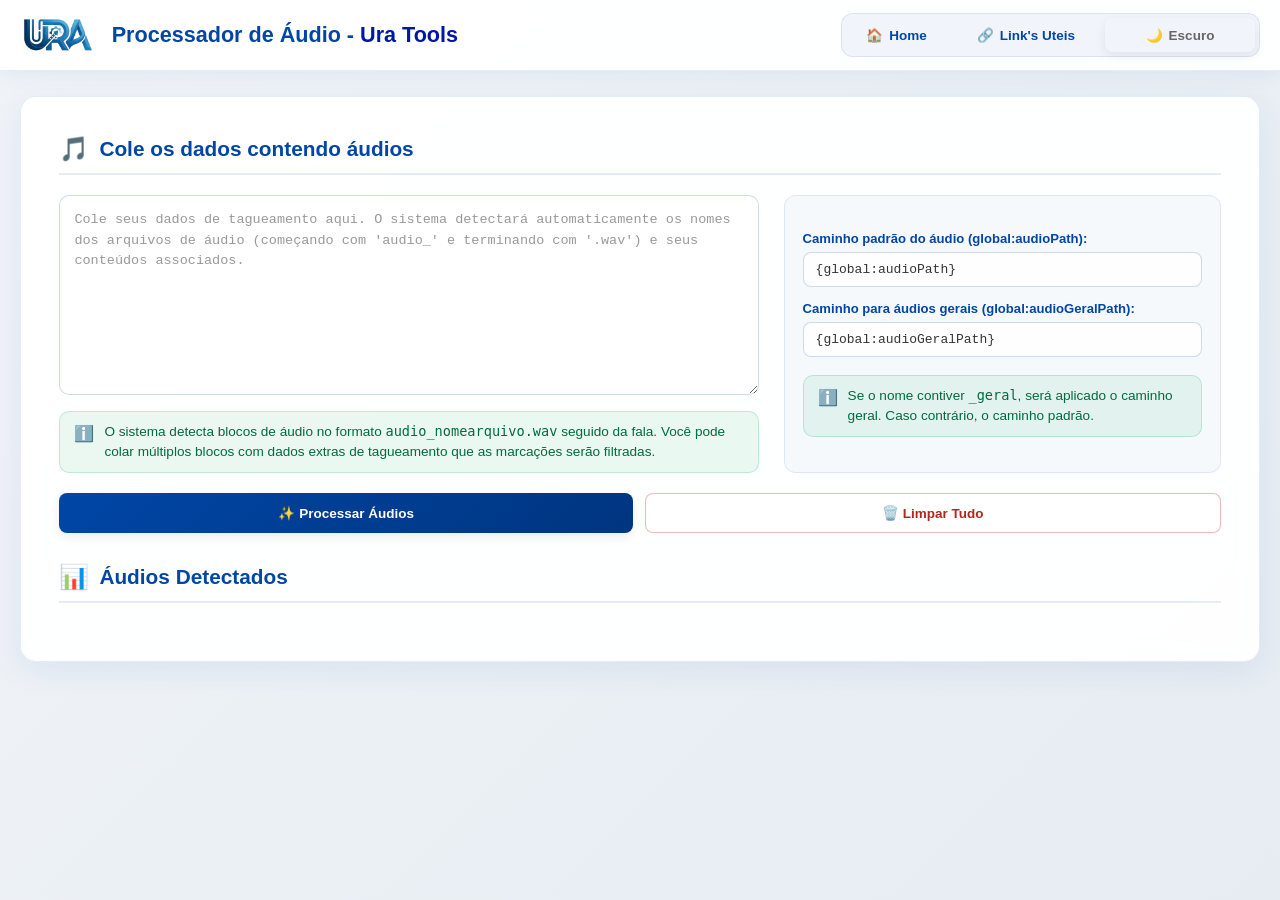
<file: formatador_audios.html>
<!DOCTYPE html>
<html lang="pt-BR">
<head>
  <meta charset="UTF-8">
  <link rel="icon" href="img/logo_ura_tools.png" type="image/png">
  <meta name="viewport" content="width=device-width, initial-scale=1.0">
  <title>Formatador de Áudios - Ura Tools</title>
  <style>
    * {
      box-sizing: border-box;
      margin: 0;
      padding: 0;
    }

    :root {
      --azul: #0046A6;
      --azul-esc: #003580;
      --verde: #00A859;
      --verde-esc: #008E4A;
      --texto: #333333;
      --muted: #666666;
    }

    html {
      -webkit-text-size-adjust: 100%;
      scroll-behavior: smooth;
    }

    body {
      font-family: -apple-system, BlinkMacSystemFont, 'Segoe UI', 'Roboto', 'Oxygen', 'Ubuntu', 'Cantarell', sans-serif;
      background: linear-gradient(135deg, #f0f4f8 0%, #e6ecf2 100%);
      min-height: 100vh;
      color: var(--texto);
      display: flex;
      flex-direction: column;
      align-items: center;
      transition: background 0.3s, color 0.3s;
      -webkit-font-smoothing: antialiased;
    }

    /* ===================== HEADER ===================== */
    .main-header {
      background: rgba(255, 255, 255, 0.95);
      backdrop-filter: blur(10px);
      border-bottom: 1px solid rgba(0, 70, 166, 0.1);
      padding: 12px 20px;
      display: flex;
      justify-content: space-between;
      align-items: center;
      box-shadow: 0 2px 20px rgba(0, 70, 166, 0.08);
      position: sticky;
      top: 0;
      z-index: 1000;
      width: 100%;
      transition: background 0.3s, border-color 0.3s;
    }

    .logo-container {
      display: flex;
      align-items: center;
      gap: 15px;
    }

    .Ura-logo {
      height: 46px;
      width: auto;
    }

    .header-title {
      font-size: 1.35rem;
      font-weight: 700;
      color: #0046A6;
    }

    .brand-accent {
      color: #0016a8;
      font-weight: 600;
    }

    .nav-menu {
      display: flex;
      gap: 10px;
      background: rgba(0, 70, 166, 0.05);
      border-radius: 12px;
      padding: 4px;
      border: 1px solid rgba(0, 70, 166, 0.1);
    }

    .nav-button {
      padding: 9px 20px;
      font-size: 13.5px;
      font-weight: 600;
      border: none;
      border-radius: 8px;
      cursor: pointer;
      transition: all 0.3s;
      background: transparent;
      color: #0046A6;
      text-decoration: none;
      display: flex;
      align-items: center;
      gap: 6px;
      font-family: inherit;
    }

    .nav-button:hover {
      background: rgba(0, 70, 166, 0.1);
    }

    .nav-button.active {
      background: linear-gradient(135deg, #0046A6 0%, #003580 100%);
      color: white;
      box-shadow: 0 4px 12px rgba(0, 70, 166, 0.2);
    }

    #themeToggle {
      color: #666;
    }

    /* ===================== CONTAINER ===================== */
    .conteudo_pagina {
      padding: 0px 20px;
      width: 100%;
      max-width: 1800px;
      margin: 0 auto;
    }

    .container {
      background: rgba(255, 255, 255, 0.95);
      backdrop-filter: blur(10px);
      border: 1px solid rgba(0, 70, 166, 0.1);
      border-radius: 16px;
      padding: clamp(20px, 3vw, 40px);
      width: 100%;
      box-shadow: 0 8px 32px rgba(0, 70, 166, 0.08);
      margin-top: 25px;
      margin-bottom: 35px;
      transition: background 0.3s, border-color 0.3s;
    }

    .section-title {
      display: flex;
      align-items: center;
      gap: 10px;
      font-size: clamp(1.1rem, 2vw, 1.3rem);
      font-weight: 600;
      color: #0046A6;
      margin-bottom: 18px;
      padding-bottom: 10px;
      border-bottom: 2px solid rgba(0, 70, 166, 0.1);
    }

    .section-title::before {
      content: "🎵";
      font-size: clamp(1.2rem, 2vw, 1.5rem);
      color: #00A859;
    }

    .section-title.resultado-header::before {
      content: "📊";
    }

    /* ===================== ENTRADA E INPUTS ===================== */
    textarea {
      width: 100%;
      min-height: 200px;
      padding: 14px;
      border: 1px solid rgba(0, 70, 166, 0.2);
      border-radius: 10px;
      font-family: 'Courier New', Courier, monospace;
      font-size: 13.5px;
      line-height: 1.5;
      resize: vertical;
      background: rgba(255, 255, 255, 0.9);
      color: var(--texto);
      transition: all 0.3s;
    }

    textarea:focus {
      border-color: #00A859;
      outline: none;
      box-shadow: 0 0 0 3px rgba(0, 168, 89, 0.1);
    }

    textarea::placeholder {
      color: #999999;
    }

    .info-banner {
      display: flex;
      align-items: flex-start;
      gap: 10px;
      background: rgba(0, 168, 89, 0.08);
      border: 1px solid rgba(0, 168, 89, 0.2);
      border-radius: 10px;
      padding: 10px 14px;
      margin-top: 12px;
      color: #006B3F;
      font-size: 0.85rem;
      line-height: 1.45;
    }

    .info-banner::before {
      content: "ℹ️";
      font-size: 1rem;
      flex-shrink: 0;
    }

    .input-section {
      display: grid;
      grid-template-columns: 1fr;
      gap: 20px;
      margin: 20px 0;
    }

    @media (min-width: 992px) {
      .input-section {
        grid-template-columns: 1.6fr 1fr;
        gap: 25px;
      }
    }

    .path-inputs {
      display: flex;
      flex-direction: column;
      gap: 14px;
      background: rgba(0, 70, 166, 0.03);
      padding: 18px;
      border-radius: 12px;
      border: 1px solid rgba(0, 70, 166, 0.1);
      justify-content: center;
    }

    .input-group {
      display: flex;
      flex-direction: column;
      gap: 6px;
    }

    .input-group label {
      font-weight: 600;
      color: #0046A6;
      font-size: 0.82rem;
    }

    input[type="text"] {
      font-family: 'Courier New', Courier, monospace;
      font-size: 13px;
      padding: 9px 12px;
      border: 1px solid rgba(0, 70, 166, 0.2);
      border-radius: 8px;
      background: rgba(255, 255, 255, 0.95);
      color: var(--texto);
      transition: all 0.3s;
    }

    input[type="text"]:focus {
      border-color: #00A859;
      outline: none;
      box-shadow: 0 0 0 3px rgba(0, 168, 89, 0.1);
    }

    /* ===================== BOTÕES ===================== */
    .button-group {
      display: flex;
      gap: 12px;
      margin-top: 20px;
      flex-wrap: wrap;
    }

    button {
      padding: 11px 22px;
      font-size: 13.5px;
      font-weight: 600;
      border: none;
      border-radius: 8px;
      cursor: pointer;
      transition: all 0.3s;
      display: flex;
      align-items: center;
      gap: 6px;
      box-shadow: 0 4px 12px rgba(0, 0, 0, 0.08);
      flex: 1;
      min-width: 150px;
      justify-content: center;
      font-family: inherit;
    }

    button:hover {
      transform: translateY(-2px);
      box-shadow: 0 6px 18px rgba(0, 0, 0, 0.14);
    }

    button:active {
      transform: translateY(0);
    }

    .btn-primary {
      background: linear-gradient(135deg, #0046A6 0%, #003580 100%);
      color: white;
    }

    .btn-clear {
      background: rgba(255, 255, 255, 0.9);
      color: #b3261e;
      border: 1px solid rgba(179, 38, 30, 0.3);
      box-shadow: none;
    }

    .btn-clear:hover {
      background: rgba(179, 38, 30, 0.08);
      border-color: rgba(179, 38, 30, 0.5);
    }

    .btn-copy {
      background: linear-gradient(135deg, #00A859 0%, #008E4A 100%);
      color: white;
      padding: 8px 16px;
      font-size: 12.5px;
      min-width: auto;
      border: none;
      margin-top: 8px;
      width: 100%;
    }

    .btn-copy:hover {
      background: linear-gradient(135deg, #008E4A 0%, #00743B 100%);
    }

    /* ===================== SAÍDA ===================== */
    .output-section {
      margin-top: 30px;
    }

    .contador-resultados {
      display: flex;
      align-items: center;
      justify-content: space-between;
      margin-bottom: 20px;
      padding: 10px 15px;
      background: rgba(0, 70, 166, 0.05);
      border-radius: 8px;
      border: 1px solid rgba(0, 70, 166, 0.1);
    }

    .contador-texto {
      font-weight: 600;
      color: #0046A6;
      font-size: 0.9rem;
    }

    .contador-numero {
      font-weight: 700;
      color: #00A859;
      background: rgba(0, 168, 89, 0.1);
      padding: 4px 12px;
      border-radius: 6px;
      border: 1px solid rgba(0, 168, 89, 0.2);
      font-variant-numeric: tabular-nums;
    }

    /* Cards de Áudio */
    .audios-container {
      display: grid;
      grid-template-columns: repeat(auto-fill, minmax(350px, 1fr));
      gap: 22px;
      margin-top: 20px;
    }

    @media (min-width: 1400px) {
      .audios-container {
        grid-template-columns: repeat(3, 1fr);
      }
    }

    @media (min-width: 992px) and (max-width: 1399px) {
      .audios-container {
        grid-template-columns: repeat(2, 1fr);
      }
    }

    @media (max-width: 991px) {
      .audios-container {
        grid-template-columns: 1fr;
      }
    }

    .audio-card {
      background: rgba(255, 255, 255, 0.95);
      border: 1px solid rgba(0, 70, 166, 0.15);
      border-radius: 12px;
      padding: 16px;
      box-shadow: 0 4px 14px rgba(0, 0, 0, 0.05);
      transition: transform 0.3s, box-shadow 0.3s;
      display: flex;
      flex-direction: column;
      height: 100%;
    }

    .audio-card:hover {
      transform: translateY(-4px);
      box-shadow: 0 10px 24px rgba(0, 70, 166, 0.12);
    }

    .audio-card-header {
      display: flex;
      flex-direction: column;
      margin-bottom: 12px;
      padding-bottom: 10px;
      border-bottom: 1px solid rgba(0, 70, 166, 0.1);
      flex-shrink: 0;
    }

    .audio-title-container {
      display: flex;
      align-items: center;
      justify-content: space-between;
      margin-bottom: 8px;
    }

    .audio-card-title {
      font-family: 'Courier New', Courier, monospace;
      font-weight: 700;
      color: #0046A6;
      font-size: 1.05rem;
      background: rgba(0, 70, 166, 0.08);
      padding: 4px 10px;
      border-radius: 6px;
      border: 1px solid rgba(0, 70, 166, 0.15);
    }

    .audio-content {
      margin: 8px 0;
      padding: 10px;
      background: rgba(0, 70, 166, 0.02);
      border-radius: 8px;
      border: 1px solid rgba(0, 70, 166, 0.08);
      flex-grow: 1;
    }

    .audio-field {
      margin-bottom: 10px;
      padding: 10px;
      background: white;
      border-radius: 8px;
      border: 1px solid rgba(0, 70, 166, 0.1);
    }

    .audio-field:last-child {
      margin-bottom: 0;
    }

    .field-header {
      display: flex;
      justify-content: space-between;
      align-items: center;
      margin-bottom: 6px;
      gap: 10px;
    }

    .field-label {
      font-weight: 600;
      color: #0046A6;
      font-size: 0.8rem;
    }

    .field-value {
      font-family: 'Courier New', Courier, monospace;
      font-size: 0.85rem;
      color: #333333;
      word-break: break-word;
      padding: 8px;
      background: rgba(0, 0, 0, 0.02);
      border-radius: 6px;
      border: 1px solid rgba(0, 0, 0, 0.05);
      line-height: 1.45;
    }

    .field-copy-btn {
      background: rgba(0, 70, 166, 0.08);
      color: #0046A6;
      border: 1px solid rgba(0, 70, 166, 0.25);
      padding: 3px 8px;
      font-size: 11px;
      border-radius: 5px;
      cursor: pointer;
      display: inline-flex;
      align-items: center;
      gap: 4px;
      transition: all 0.2s;
      white-space: nowrap;
      min-width: auto;
      box-shadow: none;
    }

    .field-copy-btn:hover {
      background: rgba(0, 70, 166, 0.16);
      transform: none;
    }

    .hidden {
      display: none !important;
    }

    /* ===================== MODO ESCURO ===================== */
    body.dark-mode {
      background: linear-gradient(135deg, #121619 0%, #1a2229 100%);
      color: #e0e0e0;
    }

    body.dark-mode .main-header {
      background: rgba(22, 28, 36, 0.95);
      border-bottom-color: rgba(255, 255, 255, 0.05);
      box-shadow: 0 2px 20px rgba(0, 0, 0, 0.3);
    }

    body.dark-mode .header-title,
    body.dark-mode .section-title,
    body.dark-mode .input-group label,
    body.dark-mode .contador-texto,
    body.dark-mode .audio-card-title,
    body.dark-mode .field-label {
      color: #66a3ff;
    }

    body.dark-mode .brand-accent { color: #8cbfff; }

    body.dark-mode .nav-menu {
      background: rgba(255, 255, 255, 0.03);
      border-color: rgba(255, 255, 255, 0.05);
    }

    body.dark-mode .nav-button:not(.active) { color: #a0a0a0; }
    body.dark-mode .nav-button:not(.active):hover {
      background: rgba(255, 255, 255, 0.08);
      color: #ffffff;
    }

    body.dark-mode #themeToggle { color: #e0e0e0; }

    body.dark-mode .container,
    body.dark-mode .audio-card {
      background: rgba(30, 38, 46, 0.95);
      border-color: rgba(255, 255, 255, 0.06);
      box-shadow: 0 8px 32px rgba(0, 0, 0, 0.2);
    }

    body.dark-mode textarea,
    body.dark-mode input[type="text"] {
      background: rgba(22, 28, 36, 0.9);
      border-color: rgba(255, 255, 255, 0.1);
      color: #e0e0e0;
    }

    body.dark-mode .path-inputs,
    body.dark-mode .contador-resultados,
    body.dark-mode .audio-content {
      background: rgba(255, 255, 255, 0.02);
      border-color: rgba(255, 255, 255, 0.05);
    }

    body.dark-mode .info-banner {
      background: rgba(0, 168, 89, 0.14);
      border-color: rgba(0, 168, 89, 0.3);
      color: #4ade80;
    }

    body.dark-mode .audio-field {
      background: rgba(22, 28, 36, 0.95);
      border-color: rgba(255, 255, 255, 0.06);
    }

    body.dark-mode .field-value {
      background: rgba(0, 0, 0, 0.25);
      color: #d1d5db;
      border-color: rgba(255, 255, 255, 0.05);
    }

    body.dark-mode .field-copy-btn {
      background: rgba(102, 163, 255, 0.1);
      border-color: rgba(102, 163, 255, 0.3);
      color: #66a3ff;
    }

    body.dark-mode .field-copy-btn:hover {
      background: rgba(102, 163, 255, 0.2);
    }

    body.dark-mode .btn-clear {
      background: rgba(255, 255, 255, 0.05);
      color: #ff8f8a;
      border-color: rgba(255, 143, 138, 0.3);
    }

    /* ===================== RESPONSIVO ===================== */
    @media (max-width: 768px) {
      .conteudo_pagina { padding: 0 12px; }
      .container { padding: 18px; margin-top: 18px; }
      .main-header { flex-direction: column; gap: 12px; }
      .nav-menu { width: 100%; justify-content: center; }
      .input-section { grid-template-columns: 1fr; }
      .button-group { flex-direction: column; }
      button { width: 100%; min-width: auto; }
      .audios-container { grid-template-columns: 1fr; }
    }
  </style>
</head>

<body>
  <!-- ===================== HEADER ===================== -->
  <header class="main-header">
    <div class="logo-container">
      <img src="img/logo_ura_tools.png" 
           alt="Ura Tools" 
           class="Ura-logo"
           title="Ura Tools">
      <div class="header-title">Processador de Áudio - <span class="brand-accent">Ura Tools</span></div>
    </div>

    <nav class="nav-menu">
      <a href="index.html" class="nav-button">
        <span>🏠</span> Home
      </a>
      <a href="links_uteis.html" class="nav-button">
        <span>🔗</span> Link's Uteis
      </a>
      <button id="themeToggle" class="nav-button" type="button">
        <span id="themeIcon">🌙</span> <span id="themeText">Escuro</span>
      </button>
    </nav>
  </header>

  <!-- ===================== CONTEÚDO ===================== -->
  <div class="conteudo_pagina">
    <div class="container">
      <div class="section-title">Cole os dados contendo áudios</div>

      <div class="input-section">
        <div>
          <textarea id="inputText" class="input-textarea" placeholder="Cole seus dados de tagueamento aqui. O sistema detectará automaticamente os nomes dos arquivos de áudio (começando com 'audio_' e terminando com '.wav') e seus conteúdos associados."></textarea>
          <div class="info-banner">
            <div>
              O sistema detecta blocos de áudio no formato <code>audio_nomearquivo.wav</code> seguido da fala.
              Você pode colar múltiplos blocos com dados extras de tagueamento que as marcações serão filtradas.
            </div>
          </div>
        </div>

        <div class="path-inputs">
          <div class="input-group">
            <label for="audioPathInput">Caminho padrão do áudio (global:audioPath):</label>
            <input type="text" id="audioPathInput" placeholder="{global:audioPath}" value="{global:audioPath}">
          </div>

          <div class="input-group">
            <label for="audioGeralPathInput">Caminho para áudios gerais (global:audioGeralPath):</label>
            <input type="text" id="audioGeralPathInput" placeholder="{global:audioGeralPath}" value="{global:audioGeralPath}">
          </div>

          <div class="info-banner" style="margin-top: 4px;">
            <div>
              Se o nome contiver <code>_geral</code>, será aplicado o caminho geral. Caso contrário, o caminho padrão.
            </div>
          </div>
        </div>
      </div>

      <div class="button-group">
        <button class="btn-primary" type="button" onclick="processarAudios()">✨ Processar Áudios</button>
        <button class="btn-clear" type="button" onclick="limparResultado()">🗑️ Limpar Tudo</button>
      </div>

      <div class="output-section">
        <div class="section-title resultado-header">Áudios Detectados</div>
        
        <div id="contadorResultados" class="contador-resultados hidden">
          <div class="contador-texto">Total de áudios processados:</div>
          <div class="contador-numero" id="contadorNumero">0</div>
        </div>
        
        <div id="audiosContainer" class="audios-container"></div>
      </div>
    </div>
  </div>

  <script>
    /* ================= TEMA CLARO / ESCURO ================= */
    document.addEventListener('DOMContentLoaded', () => {
      const themeToggle = document.getElementById('themeToggle');
      const themeIcon   = document.getElementById('themeIcon');
      const themeText   = document.getElementById('themeText');
      const body        = document.body;

      function aplicarTema(escuro) {
        body.classList.toggle('dark-mode', escuro);
        themeIcon.textContent = escuro ? '☀️' : '🌙';
        themeText.textContent = escuro ? 'Claro' : 'Escuro';
      }

      aplicarTema(localStorage.getItem('theme') === 'dark');

      themeToggle.addEventListener('click', () => {
        const escuro = !body.classList.contains('dark-mode');
        localStorage.setItem('theme', escuro ? 'dark' : 'light');
        aplicarTema(escuro);
      });
    });

    const VALID_MARKUP_KEYS = new Set([
      'event_name', 'validacao', 'validação', 'fluxo', 'indicador', 'range', 'ponto',
      'ultimo_ponto', 'input', 'tentativa', 'ponto_origem', 'ponto origem', 'produto', 'timestamp', 'time_stamp'
    ]);

    function processarAudios() {
      const inputStr = document.getElementById("inputText").value;
      const audioPath = document.getElementById("audioPathInput").value.trim();
      const audioGeralPath = document.getElementById("audioGeralPathInput").value.trim();
      
      if (!inputStr.trim()) {
        mostrarMensagem("Por favor, cole algum conteúdo para processar.");
        return;
      }

      const allLines = inputStr.split(/\r?\n/);
      const audioLines = [];
      
      for (let line of allLines) {
        const trimmed = line.trim();
        if (!trimmed) continue;

        const splitKey = trimmed.split(/[:\s]/)[0].toLowerCase();
        if (VALID_MARKUP_KEYS.has(splitKey)) {
          continue;
        }
        
        audioLines.push(trimmed);
      }

      const audioBlocks = [];
      let currentAudio = null;
      
      for (let line of audioLines) {
        if (currentAudio !== null) {
          currentAudio.filename += ' ' + line;
          
          if (currentAudio.filename.toLowerCase().includes('.wav')) {
            const wavIdx = currentAudio.filename.toLowerCase().indexOf('.wav');
            const filePart = currentAudio.filename.substring(0, wavIdx + 4).trim();
            const rest = currentAudio.filename.substring(wavIdx + 4).trim();
            
            currentAudio.filename = filePart;
            if (rest) currentAudio.content.push(rest);
            
            audioBlocks.push(currentAudio);
            currentAudio = null;
          }
        } else {
          if (line.toLowerCase().includes('audio_')) {
            const startIdx = line.toLowerCase().indexOf('audio_');
            const fileStart = line.substring(startIdx);
            
            currentAudio = {
              filename: fileStart,
              content: []
            };
            
            if (currentAudio.filename.toLowerCase().includes('.wav')) {
              const wavIdx = currentAudio.filename.toLowerCase().indexOf('.wav');
              const filePart = currentAudio.filename.substring(0, wavIdx + 4).trim();
              const rest = currentAudio.filename.substring(wavIdx + 4).trim();
              
              currentAudio.filename = filePart;
              if (rest) currentAudio.content.push(rest);

              audioBlocks.push(currentAudio);
              currentAudio = null;
            }
          } else {
            if (audioBlocks.length > 0) {
              audioBlocks[audioBlocks.length - 1].content.push(line);
            }
          }
        }
      }
      
      if (currentAudio !== null) {
        audioBlocks.push(currentAudio);
      }

      // Corte inteligente da pontuação final
      audioBlocks.forEach(audio => {
        if (audio.content && audio.content.length > 0) {
          const fullContent = audio.content.join(' ');
          let lastValidIndex = -1;
          
          for (let i = fullContent.length - 1; i >= 0; i--) {
            const char = fullContent[i];
            if (char === '.' || char === '?' || char === ':') {
              lastValidIndex = i;
              break;
            }
          }
          
          if (lastValidIndex !== -1) {
            audio.content = [fullContent.substring(0, lastValidIndex + 1)];
          }
        }
      });

      const contadorResultados = document.getElementById("contadorResultados");
      const contadorNumero = document.getElementById("contadorNumero");
      
      if (audioBlocks.length > 0) {
        contadorNumero.textContent = audioBlocks.length;
        contadorResultados.classList.remove("hidden");
      } else {
        contadorResultados.classList.add("hidden");
        mostrarMensagem("Nenhum áudio foi detectado no texto. Certifique-se de que os nomes dos arquivos contêm 'audio_' e '.wav'.");
      }

      exibirAudiosProcessados(audioBlocks, audioPath, audioGeralPath);
    }

    // Helper seguro para criar cada campo com cópia funcional (sem quebra por aspas duplas)
    function criarCampoComCopia(rotulo, valorTexto) {
      const field = document.createElement("div");
      field.className = "audio-field";

      const header = document.createElement("div");
      header.className = "field-header";

      const label = document.createElement("span");
      label.className = "field-label";
      label.textContent = rotulo;

      const btnCopy = document.createElement("button");
      btnCopy.type = "button";
      btnCopy.className = "field-copy-btn";
      btnCopy.textContent = "📋 Copiar";
      btnCopy.addEventListener("click", () => {
        copiarTexto(valorTexto, btnCopy, "📋 Copiar");
      });

      header.appendChild(label);
      header.appendChild(btnCopy);

      const valDiv = document.createElement("div");
      valDiv.className = "field-value";
      valDiv.textContent = valorTexto || "(sem conteúdo)";

      field.appendChild(header);
      field.appendChild(valDiv);
      return field;
    }

    function exibirAudiosProcessados(audioBlocks, audioPath, audioGeralPath) {
      const audiosContainer = document.getElementById("audiosContainer");
      audiosContainer.innerHTML = "";

      audioBlocks.forEach((audio, index) => {
        const rawName = audio.filename.trim();
        const content = audio.content.join(" ");
        
        const isGeral = rawName.toLowerCase().includes("_geral");
        const basePath = isGeral ? audioGeralPath : audioPath;
        const concatenated = `"${basePath}${rawName}"`;

        const audioCard = document.createElement("div");
        audioCard.className = "audio-card";
        
        const cardHeader = document.createElement("div");
        cardHeader.className = "audio-card-header";
        
        const titleContainer = document.createElement("div");
        titleContainer.className = "audio-title-container";
        
        const title = document.createElement("div");
        title.className = "audio-card-title";
        title.textContent = `Áudio ${index + 1}`;
        
        const copyAllBtn = document.createElement("button");
        copyAllBtn.type = "button";
        copyAllBtn.className = "btn-copy";
        copyAllBtn.textContent = "📋 Copiar Bloco Completo";
        copyAllBtn.addEventListener("click", () => {
          const fullBlock = `Áudio ${index + 1}: ${rawName}\n\nÁudio Concatenado: ${concatenated}\n\nConteúdo do áudio:\n${content}`;
          copiarTexto(fullBlock, copyAllBtn, "📋 Copiar Bloco Completo");
        });
        
        titleContainer.appendChild(title);
        cardHeader.appendChild(titleContainer);
        cardHeader.appendChild(copyAllBtn);
        
        const cardContent = document.createElement("div");
        cardContent.className = "audio-content";
        
        // Criação 100% segura contra aspas e caracteres especiais:
        const nomeField = criarCampoComCopia("Nome do áudio:", rawName);
        const concatField = criarCampoComCopia("Áudio Concatenado:", concatenated);
        const contentField = criarCampoComCopia("Conteúdo do áudio:", content || "(sem fala detectada)");
        
        cardContent.appendChild(nomeField);
        cardContent.appendChild(concatField);
        cardContent.appendChild(contentField);
        
        audioCard.appendChild(cardHeader);
        audioCard.appendChild(cardContent);
        audiosContainer.appendChild(audioCard);
      });
    }

    function copiarTexto(texto, botao, rotuloOriginal = "📋 Copiar") {
      const finalizar = () => {
        botao.textContent = "✓ Copiado!";
        setTimeout(() => {
          botao.textContent = rotuloOriginal;
        }, 1800);
      };

      if (navigator.clipboard && navigator.clipboard.writeText) {
        navigator.clipboard.writeText(texto).then(finalizar).catch(() => fallbackCopiar(texto, finalizar));
      } else {
        fallbackCopiar(texto, finalizar);
      }
    }

    function fallbackCopiar(texto, callback) {
      const textareaTemp = document.createElement("textarea");
      textareaTemp.value = texto;
      textareaTemp.style.position = "fixed";
      textareaTemp.style.opacity = "0";
      document.body.appendChild(textareaTemp);
      textareaTemp.select();
      try {
        document.execCommand('copy');
        callback();
      } catch (err) {
        alert("Não foi possível copiar.");
      } finally {
        document.body.removeChild(textareaTemp);
      }
    }

    function mostrarMensagem(mensagem) {
      const audiosContainer = document.getElementById("audiosContainer");
      audiosContainer.innerHTML = "";
      const mensagemDiv = document.createElement("div");
      mensagemDiv.className = "info-banner";
      mensagemDiv.style.marginTop = "20px";
      mensagemDiv.textContent = mensagem;
      audiosContainer.appendChild(mensagemDiv);
    }

    function limparResultado() {
      document.getElementById("inputText").value = "";
      document.getElementById("audioPathInput").value = "{global:audioPath}";
      document.getElementById("audioGeralPathInput").value = "{global:audioGeralPath}";
      document.getElementById("contadorResultados").classList.add("hidden");
      document.getElementById("audiosContainer").innerHTML = "";
      document.getElementById("inputText").focus();
    }
    
    document.getElementById('inputText').addEventListener('keydown', function(e) {
      if (e.ctrlKey && e.key === 'Enter') {
        processarAudios();
      }
    });
    
    document.querySelectorAll('#audioPathInput, #audioGeralPathInput').forEach(input => {
      input.addEventListener('keydown', function(e) {
        if (e.key === 'Enter') {
          processarAudios();
        }
      });
    });

    document.addEventListener('DOMContentLoaded', function() {
      const currentPage = (window.location.pathname.split('/').pop() || 'index.html').toLowerCase();
      document.querySelectorAll('a.nav-button').forEach(botao => {
        const href = (botao.getAttribute('href') || '').toLowerCase();
        if (!href) return;
        botao.classList.toggle('active', href === currentPage);
      });
    });
  </script>
</body>
</html>
</file>
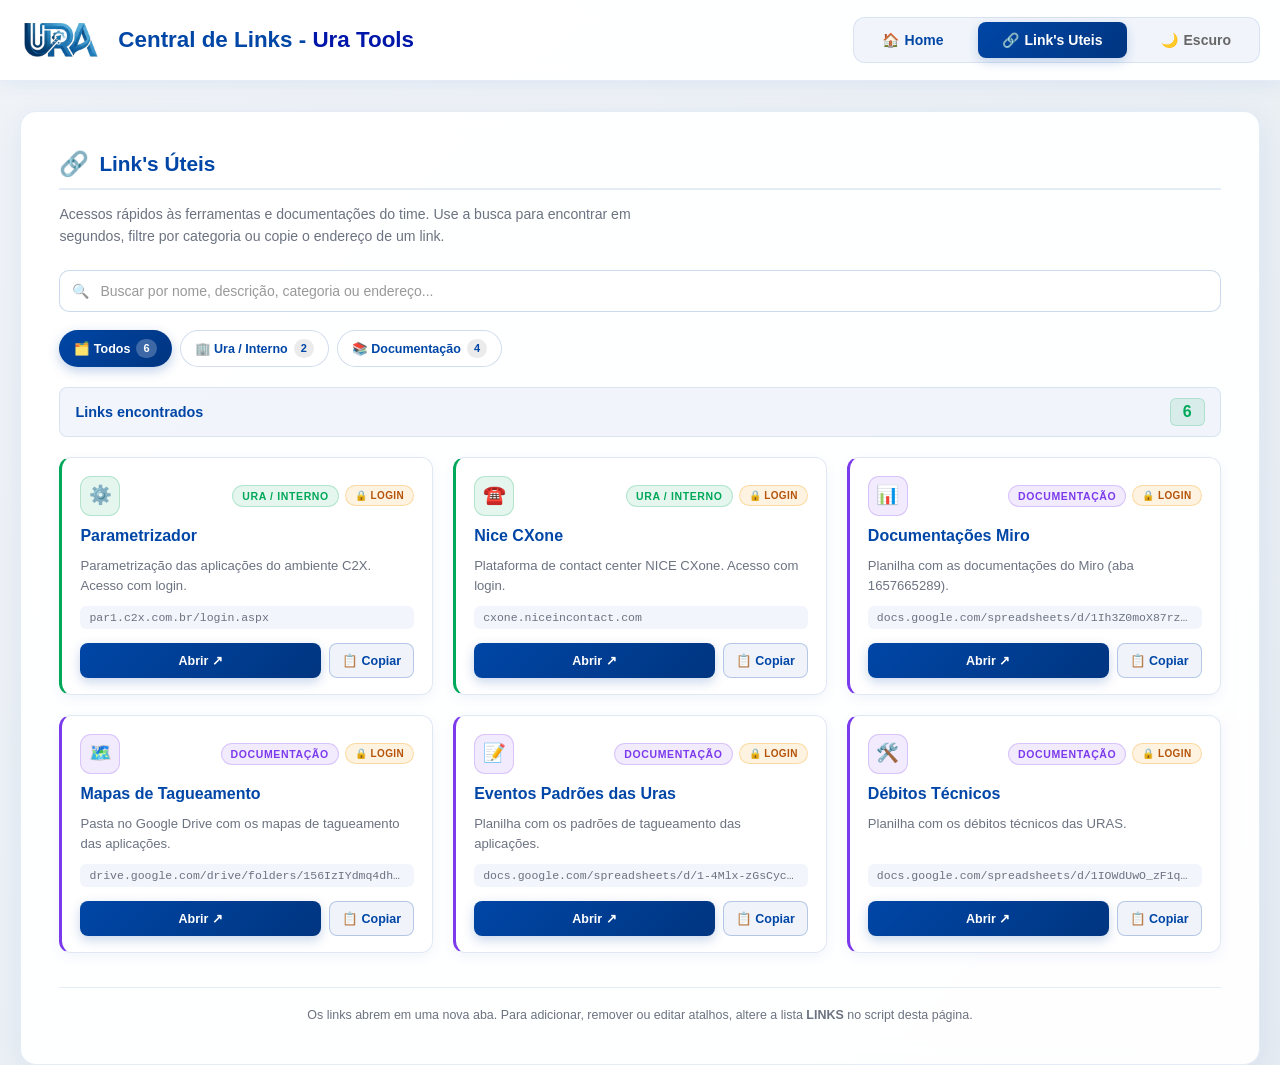
<file: links_uteis.html>
<!DOCTYPE html>
<html lang="pt-BR">
<head>
  <meta charset="UTF-8">
  <link rel="icon" href="img/logo_ura_tools.png" type="image/png">
  <meta name="viewport" content="width=device-width, initial-scale=1.0">
  <title>Link's Úteis - Ura Tools</title>
  <style>
    * {
      box-sizing: border-box;
      margin: 0;
      padding: 0;
    }

    :root {
      --azul: #0046A6;
      --azul-esc: #003580;
      --verde: #00A859;
      --verde-esc: #008E4A;
      --texto: #333333;
      --muted: #6b7280;
      --borda: rgba(0, 70, 166, 0.12);
    }

    html {
      -webkit-text-size-adjust: 100%;
    }

    body {
      font-family: -apple-system, BlinkMacSystemFont, 'Segoe UI', 'Roboto', 'Oxygen', 'Ubuntu', 'Cantarell', sans-serif;
      background: linear-gradient(135deg, #f0f4f8 0%, #e6ecf2 100%);
      min-height: 100vh;
      color: var(--texto);
      display: flex;
      flex-direction: column;
      align-items: center;
      overflow-x: hidden;
      transition: background 0.3s, color 0.3s;
      -webkit-font-smoothing: antialiased;
    }

    /* ===================== HEADER ===================== */
    .main-header {
      background: rgba(255, 255, 255, 0.95);
      backdrop-filter: blur(10px);
      border-bottom: 1px solid rgba(0, 70, 166, 0.1);
      padding: 15px 20px;
      display: flex;
      justify-content: space-between;
      align-items: center;
      box-shadow: 0 2px 20px rgba(0, 70, 166, 0.08);
      position: sticky;
      top: 0;
      z-index: 1000;
      width: 100%;
      transition: background 0.3s, border-color 0.3s;
    }

    .logo-container {
      display: flex;
      align-items: center;
      gap: 15px;
    }

    .Ura-logo {
      height: 50px;
      width: auto;
    }

    .header-title {
      font-size: 1.4rem;
      font-weight: 700;
      color: #0046A6;
    }

    .brand-accent {
      color: #0016a8;
      font-weight: 600;
    }

    .nav-menu {
      display: flex;
      gap: 10px;
      background: rgba(0, 70, 166, 0.05);
      border-radius: 12px;
      padding: 4px;
      border: 1px solid rgba(0, 70, 166, 0.1);
    }

    .nav-button {
      padding: 10px 24px;
      font-size: 14px;
      font-weight: 600;
      border: none;
      border-radius: 8px;
      cursor: pointer;
      transition: all 0.3s;
      background: transparent;
      color: #0046A6;
      text-decoration: none;
      display: flex;
      align-items: center;
      gap: 6px;
      font-family: inherit;
    }

    .nav-button:hover {
      background: rgba(0, 70, 166, 0.1);
    }

    .nav-button.active {
      background: linear-gradient(135deg, #0046A6 0%, #003580 100%);
      color: white;
      box-shadow: 0 4px 12px rgba(0, 70, 166, 0.2);
    }

    #themeToggle {
      color: #666;
    }

    #themeToggle:hover {
      background: rgba(0, 0, 0, 0.05);
    }

    /* ===================== CONTAINER ===================== */
    .counteudo_pagina {
      width: 100%;
      max-width: 1800px;
      margin: 0 auto;
      padding: 0 20px;
    }

    .container {
      background: rgba(255, 255, 255, 0.95);
      backdrop-filter: blur(10px);
      border: 1px solid rgba(0, 70, 166, 0.1);
      border-radius: 16px;
      padding: clamp(20px, 3vw, 40px);
      width: 100%;
      box-shadow: 0 8px 32px rgba(0, 70, 166, 0.08);
      margin-top: 30px;
      transition: background 0.3s, border-color 0.3s;
    }

    .section-title {
      display: flex;
      align-items: center;
      gap: 10px;
      font-size: clamp(1.1rem, 2vw, 1.3rem);
      font-weight: 600;
      color: #0046A6;
      margin-bottom: 14px;
      padding-bottom: 10px;
      border-bottom: 2px solid rgba(0, 70, 166, 0.1);
    }

    .section-title::before {
      content: "🔗";
      font-size: clamp(1.2rem, 2vw, 1.5rem);
    }

    .page-sub {
      color: var(--muted);
      font-size: 0.88rem;
      line-height: 1.55;
      max-width: 75ch;
      margin-bottom: 22px;
    }

    .page-sub strong {
      color: #0046A6;
      font-weight: 600;
    }

    /* ===================== BUSCA ===================== */
    .toolbar {
      display: flex;
      gap: 12px;
      flex-wrap: wrap;
      align-items: center;
      margin-bottom: 18px;
    }

    .search {
      position: relative;
      flex: 1;
      min-width: 240px;
    }

    .search::before {
      content: "🔍";
      position: absolute;
      left: 13px;
      top: 50%;
      transform: translateY(-50%);
      font-size: 14px;
      opacity: 0.65;
      pointer-events: none;
      line-height: 1;
    }

    .search input {
      width: 100%;
      padding: 12px 46px 12px 40px;
      border: 1px solid rgba(0, 70, 166, 0.2);
      border-radius: 10px;
      font-family: inherit;
      font-size: 14px;
      background: rgba(255, 255, 255, 0.9);
      color: var(--texto);
      transition: all 0.3s;
    }

    .search input::placeholder {
      color: #999999;
    }

    .search input:focus {
      border-color: var(--verde);
      outline: none;
      box-shadow: 0 0 0 3px rgba(0, 168, 89, 0.1);
    }

    .search input::-webkit-search-cancel-button {
      display: none;
    }

    .search__clear {
      position: absolute;
      right: 8px;
      top: 50%;
      transform: translateY(-50%);
      border: none;
      background: transparent;
      cursor: pointer;
      font-size: 14px;
      line-height: 1;
      color: var(--muted);
      padding: 7px 9px;
      border-radius: 7px;
      font-family: inherit;
      transition: background 0.2s, color 0.2s;
      display: none;
    }

    .search__clear:hover {
      background: rgba(0, 70, 166, 0.08);
      color: #0046A6;
    }

    .search__clear.is-visible {
      display: block;
    }

    /* ===================== CHIPS ===================== */
    .chips {
      display: flex;
      flex-wrap: wrap;
      gap: 8px;
      margin-bottom: 20px;
    }

    .chip {
      display: inline-flex;
      align-items: center;
      gap: 6px;
      padding: 8px 14px;
      border-radius: 999px;
      border: 1px solid rgba(0, 70, 166, 0.18);
      background: rgba(255, 255, 255, 0.9);
      color: #0046A6;
      font-family: inherit;
      font-size: 12.5px;
      font-weight: 600;
      cursor: pointer;
      transition: all 0.25s;
      white-space: nowrap;
    }

    .chip:hover {
      background: rgba(0, 70, 166, 0.08);
      transform: translateY(-1px);
    }

    .chip.active {
      background: linear-gradient(135deg, #0046A6 0%, #003580 100%);
      color: #ffffff;
      border-color: transparent;
      box-shadow: 0 4px 12px rgba(0, 70, 166, 0.25);
    }

    .chip__count {
      font-size: 11px;
      font-weight: 700;
      background: rgba(0, 0, 0, 0.08);
      border-radius: 999px;
      padding: 1px 7px;
      line-height: 1.5;
    }

    .chip.active .chip__count {
      background: rgba(255, 255, 255, 0.24);
    }

    /* ===================== CONTADOR ===================== */
    .contador-resultados {
      display: flex;
      align-items: center;
      justify-content: space-between;
      margin-bottom: 20px;
      padding: 10px 15px;
      background: rgba(0, 70, 166, 0.05);
      border-radius: 8px;
      border: 1px solid rgba(0, 70, 166, 0.1);
    }

    .contador-texto {
      font-weight: 600;
      color: #0046A6;
      font-size: 0.9rem;
    }

    .contador-numero {
      font-weight: 700;
      color: #00A859;
      background: rgba(0, 168, 89, 0.1);
      padding: 4px 12px;
      border-radius: 6px;
      border: 1px solid rgba(0, 168, 89, 0.2);
      font-variant-numeric: tabular-nums;
    }

    /* ===================== GRID DE CARDS ===================== */
    .links-grid {
      display: grid;
      grid-template-columns: repeat(auto-fill, minmax(290px, 1fr));
      gap: 20px;
    }

    .link-card {
      position: relative;
      display: flex;
      flex-direction: column;
      gap: 10px;
      padding: 18px 18px 16px;
      border-radius: 12px;
      background: rgba(255, 255, 255, 0.95);
      border: 1px solid rgba(0, 70, 166, 0.12);
      border-left: 3px solid var(--cat, #0046A6);
      box-shadow: 0 4px 14px rgba(0, 70, 166, 0.06);
      transition: transform 0.28s, box-shadow 0.28s, background 0.3s, border-color 0.3s;
      animation: cardIn 0.35s ease both;
    }

    @keyframes cardIn {
      from { opacity: 0; transform: translateY(8px); }
      to   { opacity: 1; transform: none; }
    }

    .link-card:hover {
      transform: translateY(-4px);
      box-shadow: 0 12px 26px rgba(0, 70, 166, 0.14);
    }

    .link-card__top {
      display: flex;
      align-items: center;
      justify-content: space-between;
      gap: 10px;
    }

    .link-card__icon {
      width: 40px;
      height: 40px;
      display: grid;
      place-items: center;
      font-size: 1.15rem;
      line-height: 1;
      border-radius: 11px;
      background: var(--cat-bg, rgba(0, 70, 166, 0.1));
      border: 1px solid var(--cat-borda, rgba(0, 70, 166, 0.18));
      flex-shrink: 0;
    }

    .link-card__badges {
      display: flex;
      align-items: center;
      gap: 6px;
      flex-wrap: wrap;
      justify-content: flex-end;
    }

    .link-card__badge {
      font-size: 10.5px;
      font-weight: 700;
      letter-spacing: 0.06em;
      text-transform: uppercase;
      color: var(--cat, #0046A6);
      background: var(--cat-bg, rgba(0, 70, 166, 0.1));
      border: 1px solid var(--cat-borda, rgba(0, 70, 166, 0.18));
      padding: 4px 9px;
      border-radius: 999px;
      white-space: nowrap;
      overflow: hidden;
      text-overflow: ellipsis;
    }

    .link-card__badge--login {
      font-size: 10px;
      letter-spacing: 0.04em;
      color: #b45309;
      background: rgba(245, 158, 11, 0.12);
      border-color: rgba(245, 158, 11, 0.3);
    }

    .link-card__title {
      font-size: 1rem;
      font-weight: 700;
      color: #0046A6;
      line-height: 1.3;
      overflow-wrap: anywhere;
    }

    .link-card__desc {
      font-size: 0.82rem;
      color: var(--muted);
      line-height: 1.5;
      flex-grow: 1;
    }

    .link-card__url {
      font-family: 'Courier New', Courier, monospace;
      font-size: 11.5px;
      color: var(--muted);
      background: rgba(0, 70, 166, 0.05);
      border-radius: 6px;
      padding: 5px 9px;
      overflow: hidden;
      text-overflow: ellipsis;
      white-space: nowrap;
    }

    .link-card__actions {
      display: flex;
      gap: 8px;
      margin-top: 4px;
    }

    .btn-open {
      flex: 1;
      display: inline-flex;
      align-items: center;
      justify-content: center;
      gap: 6px;
      padding: 9px 12px;
      border-radius: 8px;
      border: none;
      cursor: pointer;
      font-family: inherit;
      font-size: 12.5px;
      font-weight: 600;
      text-decoration: none;
      color: #ffffff;
      background: linear-gradient(135deg, #0046A6 0%, #003580 100%);
      box-shadow: 0 4px 12px rgba(0, 70, 166, 0.22);
      transition: all 0.25s;
      white-space: nowrap;
    }

    .btn-open:hover {
      transform: translateY(-1px);
      box-shadow: 0 6px 18px rgba(0, 70, 166, 0.3);
    }

    .btn-open.is-disabled {
      background: rgba(0, 0, 0, 0.06);
      color: #9ca3af;
      box-shadow: none;
      cursor: not-allowed;
      transform: none;
      font-weight: 500;
    }

    .btn-copy-link {
      display: inline-flex;
      align-items: center;
      justify-content: center;
      gap: 5px;
      padding: 9px 12px;
      border-radius: 8px;
      border: 1px solid rgba(0, 70, 166, 0.25);
      background: rgba(0, 70, 166, 0.06);
      color: #0046A6;
      font-family: inherit;
      font-size: 12.5px;
      font-weight: 600;
      cursor: pointer;
      transition: all 0.25s;
      white-space: nowrap;
    }

    .btn-copy-link:hover {
      background: rgba(0, 70, 166, 0.14);
      transform: translateY(-1px);
    }

    /* ===================== ESTADO VAZIO ===================== */
    .empty-state {
      padding: 50px 20px;
      text-align: center;
      color: var(--muted);
      border: 1px dashed rgba(0, 70, 166, 0.2);
      border-radius: 12px;
      background: rgba(0, 70, 166, 0.02);
    }

    .empty-state[hidden] {
      display: none;
    }

    .empty-state__icon {
      font-size: 2rem;
      display: block;
      margin-bottom: 10px;
    }

    .empty-state__title {
      font-weight: 700;
      color: #0046A6;
      margin-bottom: 4px;
    }

    .empty-state__text {
      font-size: 0.85rem;
    }

    /* ===================== FOOTER ===================== */
    .page-footer {
      margin-top: 34px;
      padding-top: 18px;
      border-top: 1px solid rgba(0, 70, 166, 0.1);
      font-size: 0.78rem;
      color: var(--muted);
      text-align: center;
      line-height: 1.6;
    }

    /* ============================
       MODO ESCURO
       ============================ */
    body.dark-mode {
      background: linear-gradient(135deg, #121619 0%, #1a2229 100%);
      color: #e0e0e0;
    }

    body.dark-mode .main-header {
      background: rgba(22, 28, 36, 0.95);
      border-bottom: 1px solid rgba(255, 255, 255, 0.05);
      box-shadow: 0 2px 20px rgba(0, 0, 0, 0.3);
    }

    body.dark-mode .header-title,
    body.dark-mode .section-title,
    body.dark-mode .contador-texto,
    body.dark-mode .empty-state__title,
    body.dark-mode .page-sub strong {
      color: #66a3ff;
    }

    body.dark-mode .brand-accent {
      color: #8cbfff;
    }

    body.dark-mode .nav-menu {
      background: rgba(255, 255, 255, 0.03);
      border-color: rgba(255, 255, 255, 0.05);
    }

    body.dark-mode .nav-button:not(.active) {
      color: #a0a0a0;
    }

    body.dark-mode .nav-button:not(.active):hover {
      background: rgba(255, 255, 255, 0.08);
      color: #ffffff;
    }

    body.dark-mode #themeToggle {
      color: #e0e0e0;
    }

    body.dark-mode .container {
      background: rgba(30, 38, 46, 0.95);
      border-color: rgba(255, 255, 255, 0.05);
      box-shadow: 0 8px 32px rgba(0, 0, 0, 0.2);
    }

    body.dark-mode .section-title {
      border-bottom-color: rgba(255, 255, 255, 0.07);
    }

    body.dark-mode .page-sub,
    body.dark-mode .page-footer,
    body.dark-mode .link-card__desc,
    body.dark-mode .empty-state {
      color: #9fb0c0;
    }

    body.dark-mode .search input {
      background: rgba(22, 28, 36, 0.9);
      border-color: rgba(255, 255, 255, 0.1);
      color: #e0e0e0;
    }

    body.dark-mode .search input::placeholder {
      color: #666;
    }

    body.dark-mode .search__clear:hover {
      background: rgba(255, 255, 255, 0.08);
      color: #e0e0e0;
    }

    body.dark-mode .chip {
      background: rgba(30, 38, 46, 0.9);
      border-color: rgba(255, 255, 255, 0.08);
      color: #a9c0e0;
    }

    body.dark-mode .chip:hover {
      background: rgba(255, 255, 255, 0.06);
    }

    body.dark-mode .chip.active {
      background: linear-gradient(135deg, #0052d7 0%, #003580 100%);
      color: #ffffff;
    }

    body.dark-mode .chip__count {
      background: rgba(255, 255, 255, 0.1);
    }

    body.dark-mode .contador-resultados {
      background: rgba(255, 255, 255, 0.03);
      border-color: rgba(255, 255, 255, 0.05);
    }

    body.dark-mode .link-card {
      background: rgba(30, 38, 46, 0.95);
      border-color: rgba(255, 255, 255, 0.06);
      box-shadow: 0 4px 14px rgba(0, 0, 0, 0.25);
    }

    body.dark-mode .link-card:hover {
      box-shadow: 0 12px 26px rgba(0, 0, 0, 0.4);
    }

    body.dark-mode .link-card__title {
      color: #66a3ff;
    }

    body.dark-mode .link-card__url {
      background: rgba(255, 255, 255, 0.05);
      color: #9fb0c0;
    }

    body.dark-mode .btn-copy-link {
      color: #66a3ff;
      border-color: rgba(102, 163, 255, 0.3);
      background: rgba(102, 163, 255, 0.1);
    }

    body.dark-mode .btn-copy-link:hover {
      background: rgba(102, 163, 255, 0.2);
    }

    body.dark-mode .btn-open.is-disabled {
      background: rgba(255, 255, 255, 0.05);
      color: #7b8794;
    }

    body.dark-mode .link-card__badge--login {
      color: #fbbf24;
      background: rgba(251, 191, 36, 0.14);
      border-color: rgba(251, 191, 36, 0.3);
    }

    body.dark-mode .empty-state {
      border-color: rgba(255, 255, 255, 0.12);
      background: rgba(255, 255, 255, 0.02);
    }

    body.dark-mode .page-footer {
      border-top-color: rgba(255, 255, 255, 0.07);
    }

    /* cores por categoria */
    .link-card[data-cat="ura"]    { --cat:#00A859; --cat-bg:rgba(0,168,89,.10);  --cat-borda:rgba(0,168,89,.22); }
    .link-card[data-cat="dev"]    { --cat:#0046A6; --cat-bg:rgba(0,70,166,.10);  --cat-borda:rgba(0,70,166,.22); }
    .link-card[data-cat="docs"]   { --cat:#7c3aed; --cat-bg:rgba(124,58,237,.10);--cat-borda:rgba(124,58,237,.22); }
    .link-card[data-cat="design"] { --cat:#e11d48; --cat-bg:rgba(225,29,72,.10); --cat-borda:rgba(225,29,72,.22); }
    .link-card[data-cat="prod"]   { --cat:#d97706; --cat-bg:rgba(217,119,6,.12); --cat-borda:rgba(217,119,6,.25); }
    .link-card[data-cat="utils"]  { --cat:#0891b2; --cat-bg:rgba(8,145,178,.10); --cat-borda:rgba(8,145,178,.22); }

    body.dark-mode .link-card[data-cat="ura"]    { --cat:#4ade80; --cat-bg:rgba(74,222,128,.12);  --cat-borda:rgba(74,222,128,.25); }
    body.dark-mode .link-card[data-cat="dev"]    { --cat:#66a3ff; --cat-bg:rgba(102,163,255,.12); --cat-borda:rgba(102,163,255,.25); }
    body.dark-mode .link-card[data-cat="docs"]   { --cat:#c4a3ff; --cat-bg:rgba(196,163,255,.12); --cat-borda:rgba(196,163,255,.25); }
    body.dark-mode .link-card[data-cat="design"] { --cat:#ff8fa3; --cat-bg:rgba(255,143,163,.12); --cat-borda:rgba(255,143,163,.25); }
    body.dark-mode .link-card[data-cat="prod"]   { --cat:#fbbf24; --cat-bg:rgba(251,191,36,.12);  --cat-borda:rgba(251,191,36,.25); }
    body.dark-mode .link-card[data-cat="utils"]  { --cat:#67e8f9; --cat-bg:rgba(103,232,249,.12); --cat-borda:rgba(103,232,249,.25); }

    /* ===================== RESPONSIVO ===================== */
    @media (max-width: 768px) {
      .counteudo_pagina { padding: 0 15px; }
      .container { padding: 20px; margin-top: 20px; }
      .Ura-logo { height: 40px; }
      .main-header { flex-direction: column; gap: 15px; }
      .nav-menu { width: 100%; justify-content: center; }
      .links-grid { grid-template-columns: 1fr; }
    }

    @media (max-width: 480px) {
      .header-title { font-size: 1.2rem; }
      .container { padding: 15px; }
      .search input { font-size: 13px; padding: 10px 42px 10px 36px; }
      .chip { font-size: 11.5px; padding: 7px 12px; }
      .nav-menu { flex-direction: column; gap: 5px; background: transparent; border: none; }
      .nav-button {
        width: 100%;
        justify-content: center;
        border: 1px solid rgba(0, 70, 166, 0.1);
        background: rgba(255, 255, 255, 0.9);
      }
      body.dark-mode .nav-button {
        background: rgba(30, 38, 46, 0.9);
        border-color: rgba(255, 255, 255, 0.1);
      }
      .link-card__actions { flex-wrap: wrap; }
    }

    @media (prefers-reduced-motion: reduce) {
      *, *::before, *::after {
        animation-duration: 0.01ms !important;
        animation-iteration-count: 1 !important;
        transition-duration: 0.01ms !important;
      }
    }
  </style>
</head>

<body>
  <!-- Header com menu de navegação -->
  <header class="main-header">
    <div class="logo-container">
      <img src="img/logo_ura_tools.png"
           alt="Ura Tools"
           class="Ura-logo"
           title="Ura Tools">
      <div class="header-title">Central de Links - <span class="brand-accent">Ura Tools</span></div>
    </div>

    <nav class="nav-menu">
      <a href="index.html" class="nav-button">
        <span>🏠</span> Home
      </a>
      <a href="links_uteis.html" class="nav-button active">
        <span>🔗</span> Link's Uteis
      </a>
      <button id="themeToggle" class="nav-button" type="button">
        <span id="themeIcon">🌙</span> <span id="themeText">Escuro</span>
      </button>
    </nav>
  </header>

  <div class="counteudo_pagina">
    <div class="container">
      <h1 class="section-title">Link's Úteis</h1>
      <p class="page-sub">
        Acessos rápidos às ferramentas e documentações do time.
        Use a busca para encontrar em segundos, filtre por categoria ou copie o endereço de um link.
      </p>

      <div class="toolbar">
        <div class="search">
          <input
            type="search"
            id="searchInput"
            placeholder="Buscar por nome, descrição, categoria ou endereço..."
            aria-label="Buscar links úteis"
            autocomplete="off">
          <button class="search__clear" id="clearSearch" type="button" aria-label="Limpar busca">✕</button>
        </div>
      </div>

      <div class="chips" id="chips" role="group" aria-label="Filtrar por categoria"></div>

      <div class="contador-resultados">
        <div class="contador-texto">Links encontrados</div>
        <div class="contador-numero" id="contadorNumero" aria-live="polite">0</div>
      </div>

      <div class="links-grid" id="linksGrid"></div>

      <div class="empty-state" id="emptyState" hidden>
        <span class="empty-state__icon" aria-hidden="true">🔎</span>
        <p class="empty-state__title">Nenhum link encontrado</p>
        <p class="empty-state__text">Tente outro termo de busca ou selecione a categoria "Todos".</p>
      </div>

      <div class="page-footer">
        Os links abrem em uma nova aba. Para adicionar, remover ou editar atalhos,
        altere a lista <strong>LINKS</strong> no script desta página.
      </div>
    </div>
  </div>

  <script>
    /* ================= TEMA CLARO / ESCURO ================= */
    document.addEventListener('DOMContentLoaded', () => {
      const themeToggle = document.getElementById('themeToggle');
      const themeIcon = document.getElementById('themeIcon');
      const themeText = document.getElementById('themeText');
      const body = document.body;

      if (localStorage.getItem('theme') === 'dark') {
        body.classList.add('dark-mode');
        themeIcon.textContent = '☀️';
        themeText.textContent = 'Claro';
      }

      themeToggle.addEventListener('click', () => {
        body.classList.toggle('dark-mode');
        if (body.classList.contains('dark-mode')) {
          localStorage.setItem('theme', 'dark');
          themeIcon.textContent = '☀️';
          themeText.textContent = 'Claro';
        } else {
          localStorage.setItem('theme', 'light');
          themeIcon.textContent = '🌙';
          themeText.textContent = 'Escuro';
        }
      });
    });

    /* ================= LINK'S ÚTEIS ================= */
    (function () {
      'use strict';

      /* ------------------------------------------------------------
         👉 EDITE AQUI: basta adicionar / remover / alterar objetos.
         cat      -> ura | dev | docs | design | prod | utils
         url      -> link completo (https://...) ou caminho relativo
         login    -> true para exibir o selo "Login"
         pendente -> true para exibir o card como "link a definir"
      ------------------------------------------------------------ */
      const LINKS = [
        /* ---------- URA / INTERNO ---------- */
        {
          cat: 'ura',
          icon: '⚙️',
          titulo: 'Parametrizador',
          desc: 'Parametrização das aplicações do ambiente C2X. Acesso com login.',
          url: 'https://par1.c2x.com.br/login.aspx',
          login: true
        },
        {
          cat: 'ura',
          icon: '☎️',
          titulo: 'Nice CXone',
          desc: 'Plataforma de contact center NICE CXone. Acesso com login.',
          url: 'https://cxone.niceincontact.com/',
          login: true
        },

        /* ---------- DOCUMENTAÇÃO ---------- */
        {
          cat: 'docs',
          icon: '📊',
          titulo: 'Documentações Miro',
          desc: 'Planilha com as documentações do Miro (aba 1657665289).',
          url: 'https://docs.google.com/spreadsheets/d/1Ih3Z0moX87rzNOJanAzpMAnc_1Tu98zkl3A0fjZTRXY/edit?hl=pt-BR&gid=1657665289#gid=1657665289',
          login: true
        },
        {
          cat: 'docs',
          icon: '🗺️',
          titulo: 'Mapas de Tagueamento',
          desc: 'Pasta no Google Drive com os mapas de tagueamento das aplicações.',
          url: 'https://drive.google.com/drive/folders/156IzIYdmq4dhuViKar-2NbAxF3FeSuJP',
          login: true
        },
        {
          cat: 'docs',
          icon: '📝',
          titulo: 'Eventos Padrões das Uras',
          desc: 'Planilha com os padrões de tagueamento das aplicações.',
          url: 'https://docs.google.com/spreadsheets/d/1-4Mlx-zGsCyc_nKIHJR_VJ7F8QObFUVe/edit?gid=1603120216#gid=1603120216',
          login: true
        },
        {
          cat: 'docs',
          icon: '🛠️',
          titulo: 'Débitos Técnicos',
          desc: 'Planilha com os débitos técnicos das URAS.',
          url: 'https://docs.google.com/spreadsheets/d/1IOWdUwO_zF1qgthn0qkGTeMGc2TAdcoxBSOkbYFUg3k/edit?gid=0#gid=0🔧',
          login: true
        }
      ];

      const CATEGORIAS = {
        ura:    { nome: 'Ura / Interno',   icone: '🏢' },
        dev:    { nome: 'Desenvolvimento', icone: '💻' },
        docs:   { nome: 'Documentação',    icone: '📚' },
        design: { nome: 'Design & Imagens',icone: '🎨' },
        prod:   { nome: 'Produtividade',   icone: '⚡' },
        utils:  { nome: 'Utilitários',     icone: '🧰' }
      };

      const ORDEM_CATS = Object.keys(CATEGORIAS);

      /* ---------- elementos ---------- */
      const grid       = document.getElementById('linksGrid');
      const chipsEl    = document.getElementById('chips');
      const contador   = document.getElementById('contadorNumero');
      const emptyState = document.getElementById('emptyState');
      const buscaInput = document.getElementById('searchInput');
      const clearBtn   = document.getElementById('clearSearch');

      let busca = '';
      let categoriaAtiva = 'todas';

      /* ---------- helpers ---------- */
      function normalizar(valor) {
        return String(valor || '')
          .toLowerCase()
          .normalize('NFD')
          .replace(/[\u0300-\u036f]/g, '');
      }

      function urlExibicao(link) {
        if (link.pendente) return 'link a definir';
        try {
          const u = new URL(link.url, location.href);
          if (u.protocol === 'file:' || !/^https?:/i.test(link.url)) return link.url;
          const host = u.host.replace(/^www\./, '');
          const path = u.pathname === '/' ? '' : u.pathname.replace(/\/$/, '');
          const exibicao = host + path;
          return exibicao.length > 68 ? exibicao.slice(0, 65) + '…' : exibicao;
        } catch (e) {
          return link.url;
        }
      }

      function copiarLink(link, botao) {
        let texto = link.url;
        if (/^https?:/i.test(link.url)) {
          try { texto = new URL(link.url).href; } catch (e) { /* mantém original */ }
        }

        const finalizar = () => {
          botao.textContent = '✅ Copiado!';
          setTimeout(() => { botao.textContent = '📋 Copiar'; }, 1800);
        };

        if (navigator.clipboard && navigator.clipboard.writeText) {
          navigator.clipboard.writeText(texto).then(finalizar).catch(() => fallbackCopy(texto, finalizar));
        } else {
          fallbackCopy(texto, finalizar);
        }
      }

      function fallbackCopy(texto, cb) {
        const tmp = document.createElement('textarea');
        tmp.value = texto;
        tmp.style.position = 'fixed';
        tmp.style.opacity = '0';
        document.body.appendChild(tmp);
        tmp.select();
        try { document.execCommand('copy'); } catch (e) { /* silencioso */ }
        tmp.remove();
        cb();
      }

      /* ---------- criação de card ---------- */
      function criarCard(link) {
        const cat = CATEGORIAS[link.cat] || { nome: 'Outros', icone: '🔗' };

        const card = document.createElement('article');
        card.className = 'link-card';
        card.dataset.cat = link.cat;

        const top = document.createElement('div');
        top.className = 'link-card__top';

        const icone = document.createElement('span');
        icone.className = 'link-card__icon';
        icone.setAttribute('aria-hidden', 'true');
        icone.textContent = link.icon || cat.icone;

        const badges = document.createElement('div');
        badges.className = 'link-card__badges';

        const badge = document.createElement('span');
        badge.className = 'link-card__badge';
        badge.textContent = cat.nome;
        badges.appendChild(badge);

        if (link.login) {
          const badgeLogin = document.createElement('span');
          badgeLogin.className = 'link-card__badge link-card__badge--login';
          badgeLogin.textContent = '🔒 Login';
          badges.appendChild(badgeLogin);
        }

        top.append(icone, badges);

        const titulo = document.createElement('h3');
        titulo.className = 'link-card__title';
        titulo.textContent = link.titulo;

        const desc = document.createElement('p');
        desc.className = 'link-card__desc';
        desc.textContent = link.desc;

        const url = document.createElement('span');
        url.className = 'link-card__url';
        url.textContent = urlExibicao(link);
        url.title = urlExibicao(link);

        const acoes = document.createElement('div');
        acoes.className = 'link-card__actions';

        if (link.pendente) {
          const span = document.createElement('span');
          span.className = 'btn-open is-disabled';
          span.textContent = 'Link a definir';
          acoes.appendChild(span);
        } else {
          const abrir = document.createElement('a');
          abrir.className = 'btn-open';
          abrir.href = link.url;
          abrir.target = '_blank';
          abrir.rel = 'noopener noreferrer';
          abrir.textContent = 'Abrir ↗';

          const copiar = document.createElement('button');
          copiar.type = 'button';
          copiar.className = 'btn-copy-link';
          copiar.textContent = '📋 Copiar';
          copiar.addEventListener('click', () => copiarLink(link, copiar));

          acoes.append(abrir, copiar);
        }

        card.append(top, titulo, desc, url, acoes);
        return card;
      }

      /* ---------- filtro ---------- */
      function obterFiltrados() {
        const termo = normalizar(busca);

        return LINKS
          .map((link, indice) => ({ link, indice }))
          .filter(({ link }) => {
            if (categoriaAtiva !== 'todas' && link.cat !== categoriaAtiva) return false;
            if (!termo) return true;

            const alvo = normalizar([
              link.titulo,
              link.desc,
              link.url,
              (CATEGORIAS[link.cat] || {}).nome
            ].join(' '));

            return alvo.indexOf(termo) !== -1;
          })
          .sort((a, b) => {
            const diff = ORDEM_CATS.indexOf(a.link.cat) - ORDEM_CATS.indexOf(b.link.cat);
            return diff !== 0 ? diff : a.indice - b.indice;
          })
          .map(item => item.link);
      }

      /* ---------- render ---------- */
      function renderizar() {
        const lista = obterFiltrados();

        grid.innerHTML = '';
        const frag = document.createDocumentFragment();
        lista.forEach(link => frag.appendChild(criarCard(link)));
        grid.appendChild(frag);

        contador.textContent = lista.length;
        emptyState.hidden = lista.length !== 0;
      }

      /* ---------- chips ---------- */
      function montarChips() {
        const frag = document.createDocumentFragment();

        const criarChip = (rotulo, valor, total, icone) => {
          const btn = document.createElement('button');
          btn.type = 'button';
          btn.className = 'chip' + (valor === categoriaAtiva ? ' active' : '');
          btn.dataset.cat = valor;

          const texto = document.createElement('span');
          texto.textContent = icone ? icone + ' ' + rotulo : rotulo;

          const qtd = document.createElement('span');
          qtd.className = 'chip__count';
          qtd.textContent = total;

          btn.append(texto, qtd);
          btn.addEventListener('click', () => {
            categoriaAtiva = valor;
            chipsEl.querySelectorAll('.chip').forEach(c => c.classList.remove('active'));
            btn.classList.add('active');
            renderizar();
          });

          return btn;
        };

        frag.appendChild(criarChip('Todos', 'todas', LINKS.length, '🗂️'));

        ORDEM_CATS.forEach(cat => {
          const total = LINKS.filter(l => l.cat === cat).length;
          if (!total) return;
          frag.appendChild(criarChip(CATEGORIAS[cat].nome, cat, total, CATEGORIAS[cat].icone));
        });

        chipsEl.innerHTML = '';
        chipsEl.appendChild(frag);
      }

      /* ---------- busca ---------- */
      buscaInput.addEventListener('input', () => {
        busca = buscaInput.value;
        clearBtn.classList.toggle('is-visible', busca.length > 0);
        renderizar();
      });

      buscaInput.addEventListener('keydown', (e) => {
        if (e.key === 'Escape') {
          buscaInput.value = '';
          busca = '';
          clearBtn.classList.remove('is-visible');
          renderizar();
        }
      });

      clearBtn.addEventListener('click', () => {
        buscaInput.value = '';
        busca = '';
        clearBtn.classList.remove('is-visible');
        renderizar();
        buscaInput.focus();
      });

      /* ---------- init ---------- */
      montarChips();
      renderizar();
    })();
  </script>
</body>
</html>
</file>
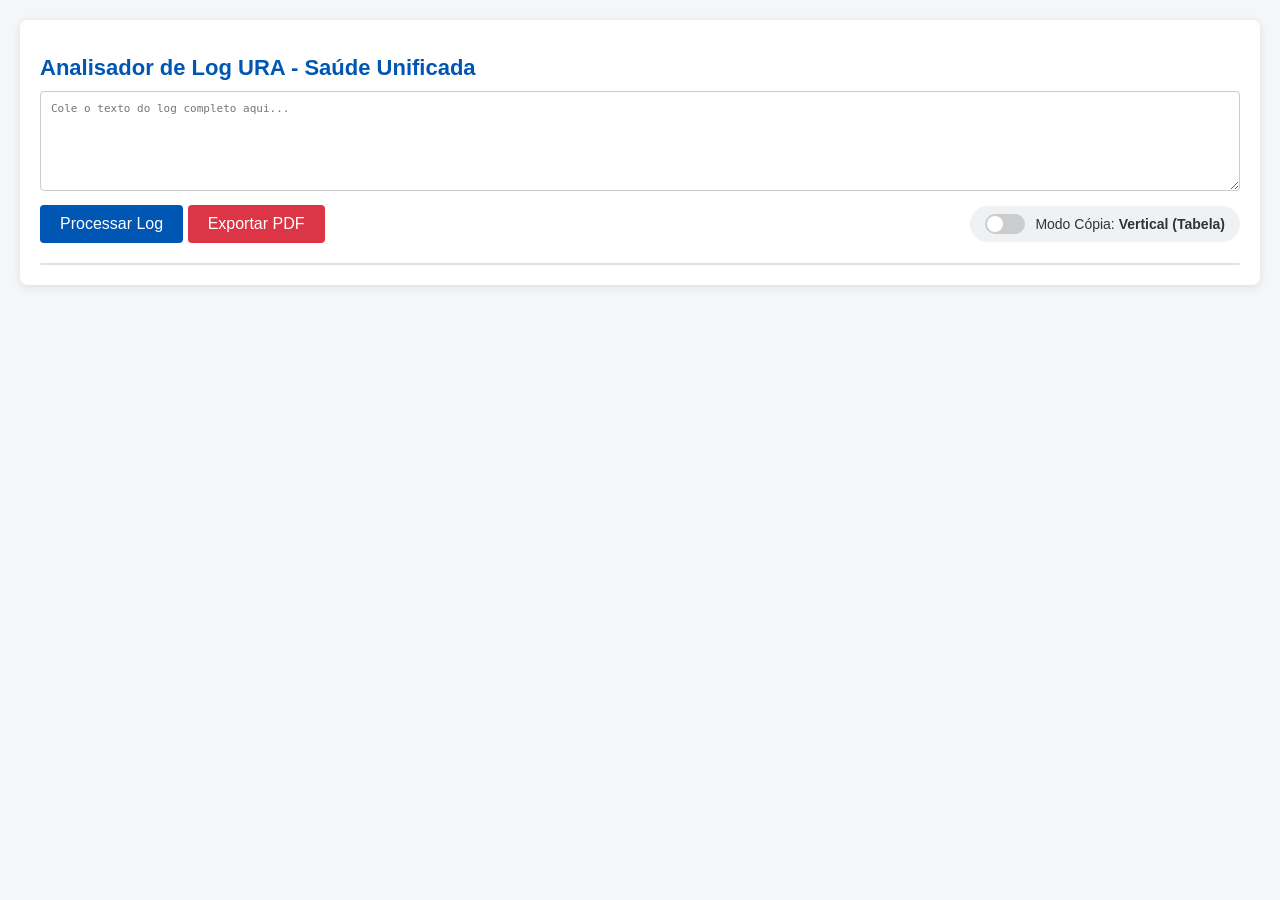
<file: organizador_de_log.html>
<!DOCTYPE html>
<html lang="pt-BR">
<head>
    <meta charset="UTF-8">
    <meta name="viewport" content="width=device-width, initial-scale=1.0">
    <title>Relatorio_Analise_URA</title>
    <style>
        :root {
            --primary-color: #0056b3;
            --header-bg: #f8f9fa;
            --border-color: #dee2e6;
            --hover-row: #f1f3f5;
        }

        body {
            font-family: 'Segoe UI', Tahoma, Geneva, Verdana, sans-serif;
            margin: 0;
            padding: 20px;
            background-color: #f4f6f8;
            color: #333;
            -webkit-print-color-adjust: exact;
            print-color-adjust: exact;
        }

        h1#mainTitle {
            color: var(--primary-color);
            font-size: 22px;
            margin-bottom: 10px;
        }

        .container {
            max-width: 100%;
            background: white;
            padding: 20px;
            border-radius: 8px;
            box-shadow: 0 2px 10px rgba(0,0,0,0.1);
        }

        .input-section textarea {
            width: 100%;
            height: 100px;
            padding: 10px;
            border: 1px solid #ccc;
            border-radius: 4px;
            font-family: monospace;
            font-size: 11px;
            resize: vertical;
            box-sizing: border-box; 
            margin-bottom: 10px;
        }

        .controls-area {
            display: flex;
            justify-content: space-between;
            align-items: center;
            margin-bottom: 15px;
            flex-wrap: wrap;
            gap: 10px;
        }

        button.action-btn {
            background-color: var(--primary-color);
            color: white;
            border: none;
            padding: 10px 20px;
            font-size: 16px;
            border-radius: 4px;
            cursor: pointer;
            transition: background 0.2s;
        }

        button.action-btn:hover { background-color: #004494; }
        button.pdf-btn { background-color: #dc3545; }

        .toggle-container {
            display: flex;
            align-items: center;
            font-size: 14px;
            background: #eef2f5;
            padding: 8px 15px;
            border-radius: 20px;
        }
        .switch {
            position: relative;
            display: inline-block;
            width: 40px;
            height: 20px;
            margin-right: 10px;
        }
        .switch input { opacity: 0; width: 0; height: 0; }
        .slider {
            position: absolute;
            cursor: pointer;
            top: 0; left: 0; right: 0; bottom: 0;
            background-color: #ccc;
            transition: .4s;
            border-radius: 20px;
        }
        .slider:before {
            position: absolute;
            content: "";
            height: 16px;
            width: 16px;
            left: 2px;
            bottom: 2px;
            background-color: white;
            transition: .4s;
            border-radius: 50%;
        }
        input:checked + .slider { background-color: var(--primary-color); }
        input:checked + .slider:before { transform: translateX(20px); }

        .header-info {
            background-color: #e9ecef;
            padding: 15px;
            margin-top: 10px;
            border-left: 5px solid var(--primary-color);
            border-radius: 4px;
            display: none;
        }

        .header-info h3 {
            margin-top: 0;
            font-size: 16px;
            color: #495057;
            margin-bottom: 10px;
            border-bottom: 1px solid #dcdcdc;
            padding-bottom: 5px;
        }

        .info-grid {
            display: grid;
            grid-template-columns: repeat(auto-fit, minmax(200px, 1fr));
            gap: 10px;
            font-size: 14px;
        }

        .info-item strong {
            display: block;
            font-size: 11px;
            color: #6c757d;
            text-transform: uppercase;
        }

        .info-item span {
            word-break: break-word;
        }
        
        .info-item.highlight span {
            font-weight: bold;
            color: var(--primary-color);
        }

        /* ESTILO NOVO: Item de largura total */
        .info-item.full-width {
            grid-column: 1 / -1; /* Ocupa todas as colunas */
            background-color: #fff;
            padding: 10px;
            border: 1px solid #dcdcdc;
            border-radius: 4px;
            margin-top: 5px;
        }

        .table-container {
            margin-top: 20px;
            overflow-x: auto;
            border: 1px solid var(--border-color);
            border-radius: 4px;
        }

        table {
            width: 100%;
            border-collapse: collapse;
            font-size: 11px;
            white-space: nowrap;
        }

        thead {
            background-color: var(--primary-color) !important;
            color: white !important;
        }

        th, td {
            padding: 6px 10px;
            text-align: left;
            border-bottom: 1px solid var(--border-color);
            border-right: 1px solid var(--border-color);
            vertical-align: top;
        }

        .copy-header-btn {
            background: rgba(255,255,255,0.2);
            border: none;
            color: white;
            cursor: pointer;
            border-radius: 3px;
            margin-left: 5px;
            font-size: 10px;
        }

        tbody tr:nth-child(even) { background-color: #fafafa; }
        .empty-cell { color: #ccc; font-style: italic; }

        #toast {
            visibility: hidden;
            min-width: 250px;
            margin-left: -125px;
            background-color: #333;
            color: #fff;
            text-align: center;
            border-radius: 8px;
            padding: 16px;
            position: fixed;
            z-index: 10;
            left: 50%;
            bottom: 30px;
            font-size: 14px;
        }
        #toast.show { visibility: visible; animation: fadein 0.5s, fadeout 0.5s 2.5s; }
        @keyframes fadein { from {bottom: 0; opacity: 0;} to {bottom: 30px; opacity: 1;} }
        @keyframes fadeout { from {bottom: 30px; opacity: 1;} to {bottom: 0; opacity: 0;} }

        @media print {
            @page { size: landscape; margin: 1cm; }
            body { background-color: white; padding: 0; }
            .container { box-shadow: none; padding: 0; width: 100%; }
            .input-section, .controls-area, .copy-header-btn, #toast { display: none !important; }
            .table-container { border: none; overflow: visible; }
            table { font-size: 9px; white-space: normal; }
            thead { display: table-header-group; }
            tr { page-break-inside: avoid; }
            th { background-color: #0056b3 !important; color: white !important; }
            .info-item.full-width { background-color: white !important; border: 1px solid #ccc !important; }
        }
    </style>
</head>
<body>

<div class="container">
    <h1 id="mainTitle">Analisador de Log URA - Saúde Unificada</h1>
    
    <div class="input-section">
        <textarea id="logInput" placeholder="Cole o texto do log completo aqui..."></textarea>
    </div>
    
    <div class="controls-area">
        <div>
            <button class="action-btn" onclick="processLog()">Processar Log</button>
            <button class="action-btn pdf-btn" onclick="exportPdf()">Exportar PDF</button>
        </div>

        <div class="toggle-container">
            <label class="switch">
                <input type="checkbox" id="copyModeToggle">
                <span class="slider"></span>
            </label>
            <span id="toggleLabel">Modo Cópia: <b>Vertical (Tabela)</b></span>
        </div>
    </div>

    <div id="headerInfo" class="header-info">
        <h3>Detalhes do Contato</h3>
        <div class="info-grid" id="infoGrid"></div>
    </div>

    <div class="table-container">
        <table id="resultTable">
            <thead></thead>
            <tbody></tbody>
        </table>
    </div>
</div>

<div id="toast">Copiado!</div>

<script>
    let globalParsedData = null;
    let currentFileInfo = { id: "", nome: "", master: "" };

    document.getElementById('copyModeToggle').addEventListener('change', function() {
        const label = document.getElementById('toggleLabel');
        label.innerHTML = this.checked ? "Modo Cópia: <b>Horizontal (Linha |)</b>" : "Modo Cópia: <b>Vertical (Tabela)</b>";
    });

    function processLog() {
        const rawInput = document.getElementById('logInput').value;
        if (!rawInput.trim()) {
            showToast("Por favor, cole o log primeiro.");
            return;
        }

        globalParsedData = parseLogVariables(rawInput);
        renderHeaderAndTopVars(rawInput, globalParsedData);
        renderTable(globalParsedData);
        updateMainTitle();
    }

    function updateMainTitle() {
        if (currentFileInfo.id || currentFileInfo.nome || currentFileInfo.master) {
            const newTitle = `Relatório - Id_Ura ${currentFileInfo.id} - ${currentFileInfo.nome} - MasterId ${currentFileInfo.master}`;
            document.getElementById('mainTitle').textContent = newTitle;
        }
    }

    function exportPdf() {
        const tableContent = document.querySelector('#resultTable tbody').innerHTML;
        if (!tableContent || tableContent === "") {
            showToast("Processe um log antes de exportar.");
            return;
        }
        const originalTitle = document.title;
        const fileName = `relatorio_log_organizado_${currentFileInfo.master}_${currentFileInfo.nome}_${currentFileInfo.id}`;
        document.title = fileName;
        window.print();
        setTimeout(() => { document.title = originalTitle; }, 1000);
    }

    function parseLogVariables(text) {
        // 1. Definição das chaves
        let validKeys = ['event_name', 'validacao', 'fluxo', 'indicador', 'range', 'ponto', 'detalhes_ponto', 'ultimo_ponto', 'input', 'tentativa', 'ponto_origem', 'produto', 'timestamp'];
        
        // 2. ORDENAÇÃO: Garante que 'ultimo_ponto' seja lido antes de 'ponto' para evitar confusão no cabeçalho
        validKeys.sort((a, b) => b.length - a.length);

        let dataStore = {};
        validKeys.forEach(k => dataStore[k] = "");

        // 3. Regex para capturar tudo
        const regexString = `(${validKeys.join('|')})_(\\d+)`;
        const keyRegex = new RegExp(regexString, 'g');
        
        let matches = [];
        let match;
        while ((match = keyRegex.exec(text)) !== null) {
            matches.push({
                key: match[1], 
                fullKey: match[0], 
                index: parseInt(match[2]), 
                start: match.index, 
                end: match.index + match[0].length
            });
        }

        matches.sort((a, b) => a.start - b.start);

        for (let i = 0; i < matches.length; i++) {
            const current = matches[i];
            const nextStart = (i + 1 < matches.length) ? matches[i+1].start : text.length;
            
            let content = text.substring(current.end, nextStart).trim();
            content = content.replace(/^[,;\s]+|[,;\s]+$/g, '');
            
            if (dataStore[current.key] !== undefined) {
                if (dataStore[current.key].length > 0) {
                    dataStore[current.key] += "|";
                }
                dataStore[current.key] += content;
            }
        }

        // 4. Monta os Arrays Brutos
        let finalArrays = {};
        let maxRows = 0;
        validKeys.forEach(key => {
            let str = dataStore[key];
            // Se vazio, cria array vazio. Se não, divide.
            const arr = str ? str.split('|').map(s => s.trim()) : [];
            finalArrays[key] = arr;
            // O cálculo de linhas máximas ignora colunas que geralmente são só metadados soltos,
            // mas garante que pegamos o tamanho da tabela principal
            if (!['indicador', 'produto', 'ultimo_ponto'].includes(key)) { 
                if (arr.length > maxRows) maxRows = arr.length; 
            }
        });

        // --- 5. CORREÇÃO ESPECÍFICA PARA A COLUNA PONTO ---
        // Não deletamos linhas. Apenas limpamos a coluna 'ponto' se ela contiver dados de cabeçalho.
        
        let tableStarted = false;

        // Percorre a coluna Ponto para identificar onde começa a tabela real
        if (finalArrays['ponto']) {
            for (let i = 0; i < finalArrays['ponto'].length; i++) {
                let pVal = finalArrays['ponto'][i];
                
                // Verifica se na mesma linha existe um FLUXO ou EVENTO (indicando ser parte da tabela)
                // Usamos verificação segura (caso o array de fluxo seja menor que o de ponto)
                let fVal = (finalArrays['fluxo'] && finalArrays['fluxo'][i]) ? finalArrays['fluxo'][i] : "";
                let eVal = (finalArrays['event_name'] && finalArrays['event_name'][i]) ? finalArrays['event_name'][i] : "";

                // Lógica: Se acharmos um Ponto Numérico (ex: 10000) E tivermos Fluxo ou Evento, a tabela começou.
                if (!tableStarted) {
                    const isNumeric = /^\d+$/.test(pVal);
                    const hasContext = (fVal.length > 0 || eVal.length > 0);

                    if (isNumeric && hasContext) {
                        tableStarted = true; // A partir daqui, aceitamos tudo na coluna ponto
                    } else {
                        // Se a tabela AINDA NÃO começou, isso aqui é lixo de cabeçalho (ex: Ultimo Ponto aparecendo errado).
                        // Limpamos apenas o valor visual, mantendo a linha.
                        finalArrays['ponto'][i] = ""; 
                    }
                }
            }
        }

        return { data: finalArrays, maxRows: maxRows };
    }

    function renderHeaderAndTopVars(text, parsedData) {
        const infoGrid = document.getElementById('infoGrid');
        const headerContainer = document.getElementById('headerInfo');
        infoGrid.innerHTML = '';

        currentFileInfo = { id: "SemID", nome: "SemNome", master: "SemMaster" };

        const patterns = [
            { label: "MasterId", key: "master", regex: /cod_identificacao_ligacao\s*(\d+)/ },
            { label: "Id URA", key: "id", regex: /id_ura\s*(\d+)/ },
            { label: "Nome URA", key: "nome", regex: /nome_ura\s*(.+?)(?=\s|ponto|indicador|range|input|event|validacao|$)/ }, 
            { label: "Competência", regex: /Competência\s*([^\s\n]+)/ },
            { label: "Tipo de Serviço", regex: /tipo_servico\s*([^\s\n|]+)/ },
            { label: "DNIS", regex: /DNIS\s*(\+\d+)/ },
            { label: "ANI / Telefone", regex: /ANI\s*(\+\d+.*?)(?=\s\w+\+|$|\n)/ },
            { label: "Duração Chamada", regex: /Duração\s*(\d+:\d+)/ },
            { label: "Duração (Segundos)", regex: /QTD_DURACAO_EM_SEGUNDOS\s*(\d+)/ },
            { label: "Agente", regex: /Agente([A-Z0-9\s]+?)Desvio/i },
            { label: "Data/Hora", regex: /(\d{2}\/\d{2}\/\d{4}\s\d{2}:\d{2}:\d{2})/ }
        ];

        // 1. Renderiza os campos padrões
        patterns.forEach(p => {
            const match = text.match(p.regex);
            if (match && match[1]) {
                let val = match[1].trim();
                
                if (p.label === "Duração (Segundos)" && text.match(/Duração\s*\d+:\d+/)) return;
                if (p.label === "Duração (Segundos)") val += "s";

                if(p.key) currentFileInfo[p.key] = val;
                createHeaderItem(p.label, val);
            }
        });

        // 2. Renderiza Produto, Indicador, Ultimo Ponto
        let produtoVal = getFirstValid(parsedData.data['produto']);
        if (produtoVal) {
            produtoVal = produtoVal.trim().split(/\s+/)[0];
        }

        const indicadorVal = getFirstValid(parsedData.data['indicador']);
        const ultimoPontoVal = getFirstValid(parsedData.data['ultimo_ponto']);

        if (produtoVal) createHeaderItem("PRODUTO", produtoVal, "highlight");
        if (indicadorVal) createHeaderItem("INDICADOR", indicadorVal, "highlight");
        if (ultimoPontoVal) createHeaderItem("ULTIMO PONTO", ultimoPontoVal, "highlight");

        // 3. Renderiza NPS por ÚLTIMO e com largura total
        // Regex específica para pegar o NPS (até o fim da linha)
        const npsRegex = /pesquisa_satisfacao_nps\s*?([^\n\r]+)/;
        const npsMatch = text.match(npsRegex);
        if (npsMatch && npsMatch[1]) {
            createHeaderItem("PESQUISA SATISFACAO NPS", npsMatch[1].trim(), "full-width");
        }

        headerContainer.style.display = 'block';
    }

    // Função atualizada para aceitar classes personalizadas
    function createHeaderItem(label, value, customClass = "") {
        const div = document.createElement('div');
        let className = 'info-item';
        
        if (customClass === "highlight") className += " highlight";
        if (customClass === "full-width") className += " full-width";
        
        div.className = className;
        div.innerHTML = `<strong>${label}</strong> <span>${value}</span>`;
        document.getElementById('infoGrid').appendChild(div);
    }

    function getFirstValid(arr) {
        if (!arr || arr.length === 0) return null;
        return arr.find(item => item && item.trim() !== "") || null;
    }

    function renderTable({ data, maxRows }) {
        const table = document.getElementById('resultTable');
        const thead = table.querySelector('thead');
        const tbody = table.querySelector('tbody');
        thead.innerHTML = '';
        tbody.innerHTML = '';
        const colDefinitions = [
            { key: 'event_name', label: 'EVENT_NAME' }, { key: 'validacao', label: 'VALIDACAO' }, { key: 'fluxo', label: 'FLUXO' },
            { key: 'range', label: 'RANGE' }, { key: 'ponto', label: 'PONTO' }, { key: 'detalhes_ponto', label: 'DETALHES_PONTO' },
            { key: 'input', label: 'INPUT' }, { key: 'tentativa', label: 'TENTATIVA' }, { key: 'ponto_origem', label: 'PONTO_ORIGEM' }, { key: 'timestamp', label: 'TIMESTAMP' }
        ];
        const trHead = document.createElement('tr');
        colDefinitions.forEach(col => {
            const th = document.createElement('th');
            th.innerHTML = `${col.label} <button class="copy-header-btn" onclick="copyColumn('${col.key}')" title="Copiar">📋</button>`;
            trHead.appendChild(th);
        });
        thead.appendChild(trHead);
        for (let i = 0; i < maxRows; i++) {
            const tr = document.createElement('tr');
            colDefinitions.forEach(colDef => {
                const td = document.createElement('td');
                const val = (data[colDef.key] && data[colDef.key][i]) ? data[colDef.key][i] : "";
                if (!val) { td.textContent = "-"; td.className = "empty-cell"; } else { td.textContent = val; }
                tr.appendChild(td);
            });
            tbody.appendChild(tr);
        }
    }

    function copyColumn(key) {
        if (!globalParsedData || !globalParsedData.data[key]) return;
        const isHorizontalMode = document.getElementById('copyModeToggle').checked;
        const cleanArray = globalParsedData.data[key].filter(item => item && item.trim() !== "" && item !== "-");
        let textToCopy = isHorizontalMode ? cleanArray.join('|') : cleanArray.join('\n');
        navigator.clipboard.writeText(textToCopy).then(() => { showToast(`Coluna copiada!`); });
    }

    function showToast(message) {
        const toast = document.getElementById("toast");
        toast.textContent = message;
        toast.className = "show";
        setTimeout(() => toast.className = "", 3000);
    }
</script>

</body>
</html>
</file>
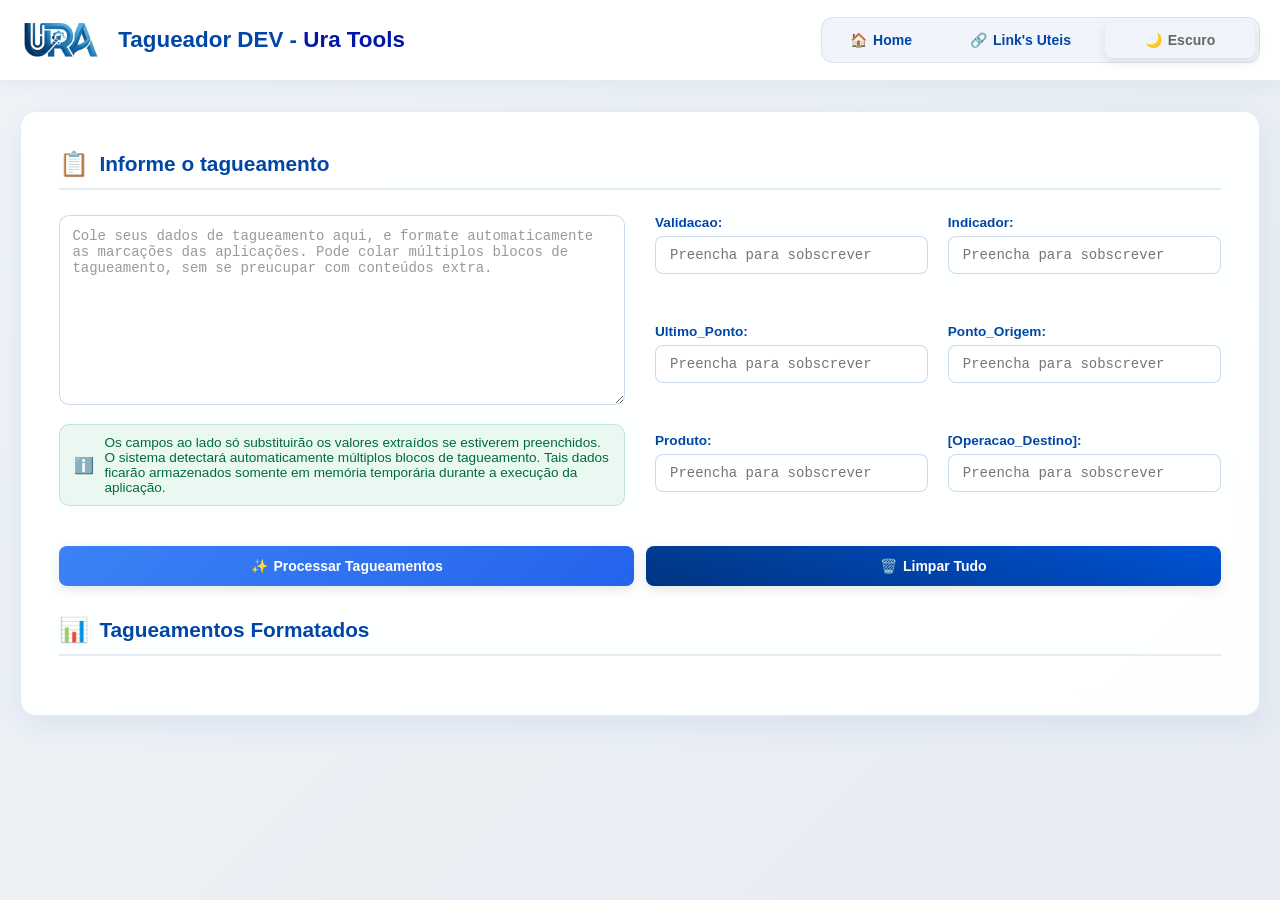
<file: tagueador_porto.html>
<!DOCTYPE html>
<html lang="pt-BR">
<head>
  <meta charset="UTF-8">
  <link rel="icon" href="img/logo_ura_tools.png" type="image/png">
  <meta name="viewport" content="width=device-width, initial-scale=1.0">
  <title>Tagueador - Ura</title>
  <style>
    * {
      box-sizing: border-box;
      margin: 0;
      padding: 0;
    }

    body {
      font-family: -apple-system, BlinkMacSystemFont, 'Segoe UI', 'Roboto', 'Oxygen', 'Ubuntu', 'Cantarell', sans-serif;
      background: linear-gradient(135deg, #f0f4f8 0%, #e6ecf2 100%);
      min-height: 100vh;
      color: #333333;
      padding: 0px;
      display: flex;
      flex-direction: column;
      align-items: center;
      padding-top: 0;
      transition: background 0.3s, color 0.3s;
    }

    /* Header com logo e menu suspenso */
    .main-header {
      background: rgba(255, 255, 255, 0.95);
      backdrop-filter: blur(10px);
      border-bottom: 1px solid rgba(0, 70, 166, 0.1);
      padding: 15px 20px;
      display: flex;
      justify-content: space-between;
      align-items: center;
      box-shadow: 0 2px 20px rgba(0, 70, 166, 0.08);
      position: sticky;
      top: 0;
      z-index: 1000;
      width: 100%;
      transition: background 0.3s, border-color 0.3s;
    }

    .logo-container {
      display: flex;
      align-items: center;
      gap: 15px;
    }

    .Ura-logo {
      height: 50px;
      width: auto;
    }

    .header-title {
      font-size: 1.4rem;
      font-weight: 700;
      color: #0046A6;
    }

    .brand-accent {
      color: #0016a8;
      font-weight: 600;
    }

    /* Menu horizontal */
    .nav-menu {
      display: flex;
      gap: 10px;
      background: rgba(0, 70, 166, 0.05);
      border-radius: 12px;
      padding: 4px;
      border: 1px solid rgba(0, 70, 166, 0.1);
    }

    .nav-button {
      padding: 10px 24px;
      font-size: 14px;
      font-weight: 600;
      border: none;
      border-radius: 8px;
      cursor: pointer;
      transition: all 0.3s;
      background: transparent;
      color: #0046A6;
      text-decoration: none;
      display: flex;
      align-items: center;
      gap: 6px;
    }

    .nav-button:hover {
      background: rgba(0, 70, 166, 0.1);
    }

    .nav-button.active {
      background: linear-gradient(135deg, #0046A6 0%, #003580 100%);
      color: white;
      box-shadow: 0 4px 12px rgba(0, 70, 166, 0.2);
    }

    #themeToggle {
      color: #666;
    }
    
    #themeToggle:hover {
      background: rgba(0, 0, 0, 0.05);
    }

    .container {
      background: rgba(255, 255, 255, 0.95);
      backdrop-filter: blur(10px);
      border: 1px solid rgba(0, 70, 166, 0.1);
      border-radius: 16px;
      padding: clamp(20px, 3vw, 40px);
      width: 100%;
      max-width: 1800px;
      box-shadow: 0 8px 32px rgba(0, 70, 166, 0.08);
      margin-top: 30px;
      transition: background 0.3s, border-color 0.3s;
    }

    .section-title {
      display: flex;
      align-items: center;
      gap: 10px;
      font-size: clamp(1.1rem, 2vw, 1.3rem);
      font-weight: 600;
      color: #0046A6;
      margin-bottom: 20px;
      padding-bottom: 10px;
      border-bottom: 2px solid rgba(0, 70, 166, 0.1);
    }

    .section-title::before {
      content: "📋";
      font-size: clamp(1.2rem, 2vw, 1.5rem);
      color: #00A859;
    }

    textarea {
      width: 100%;
      min-height: 120px;
      padding: 12px;
      border: 1px solid rgba(0, 70, 166, 0.2);
      border-radius: 10px;
      font-family: 'Courier New', Courier, monospace;
      font-size: 14px;
      resize: vertical;
      background: rgba(255, 255, 255, 0.9);
      color: #333333;
      transition: all 0.3s;
    }

    textarea:focus {
      border-color: #00A859;
      outline: none;
      box-shadow: 0 0 0 3px rgba(0, 168, 89, 0.1);
    }

    textarea::placeholder {
      color: #999999;
    }

    .info-banner {
      display: flex;
      align-items: center;
      gap: 10px;
      background: rgba(0, 168, 89, 0.08);
      border: 1px solid rgba(0, 168, 89, 0.2);
      border-radius: 10px;
      padding: 10px 14px;
      margin: 15px 0;
      color: #006B3F;
      font-size: 0.85rem;
    }

    .info-banner::before {
      content: "ℹ️";
      font-size: 1rem;
    }

    .input-section {
      display: grid;
      grid-template-columns: 1fr;
      gap: 20px;
      margin: 25px 0;
    }

    @media (min-width: 992px) {
      .input-section {
        grid-template-columns: 1fr 1fr;
        gap: 30px;
      }
      
      .input-textarea {
        min-height: 190px;
      }
    }

    .inputs-grid {
      display: grid;
      grid-template-columns: 1fr 1fr;
      gap: 20px;
    }

    .input-group {
      display: flex;
      flex-direction: column;
      gap: 6px;
    }

    .input-group label {
      font-weight: 600;
      color: #0046A6;
      font-size: 0.85rem;
    }

    input[type="text"] {
      font-family: 'Courier New', Courier, monospace;
      font-size: 14px;
      padding: 10px 14px;
      border: 1px solid rgba(0, 70, 166, 0.2);
      border-radius: 8px;
      background: rgba(255, 255, 255, 0.9);
      color: #333333;
      transition: all 0.3s;
    }

    input[type="text"]:focus {
      border-color: #00A859;
      outline: none;
      box-shadow: 0 0 0 3px rgba(0, 168, 89, 0.1);
    }

    .button-group {
      display: flex;
      gap: 12px;
      margin-top: 25px;
      flex-wrap: wrap;
    }

    button {
      padding: 12px 24px;
      font-size: 14px;
      font-weight: 600;
      border: none;
      border-radius: 8px;
      cursor: pointer;
      transition: all 0.3s;
      display: flex;
      align-items: center;
      gap: 6px;
      box-shadow: 0 4px 12px rgba(0, 0, 0, 0.1);
      flex: 1;
      min-width: 150px;
      justify-content: center;
    }

    button:hover {
      transform: translateY(-2px);
      box-shadow: 0 6px 20px rgba(0, 0, 0, 0.15);
    }

    button:active {
      transform: translateY(0);
    }

    .btn-primary {
      background: linear-gradient(135deg, #3b82f6 0%, #2563eb 100%);
      color: white;
    }

    .btn-primary::before {
      content: "✨";
    }

    .btn-primary:hover {
      background: linear-gradient(135deg, #003580 0%, #00295C 100%);
    }

    .btn-danger {
      background: linear-gradient(15deg, #003580 0%, #0052d7 100%);
      color: white;
      border: none;
    }

    .btn-danger::before {
      content: "🗑️";
    }

    .btn-danger:hover {
      background: linear-gradient(135deg, #C00009 0%, #A00007 100%);
    }

    .btn-copy {
      background: linear-gradient(135deg, #00A859 0%, #008E4A 100%);
      color: white;
      padding: 8px 16px;
      font-size: 13px;
      min-width: auto;
      border: none;
      margin: 10px 0 0 0;
      width: 100%;
    }

    .btn-copy::before {
      content: "📋";
    }

    .btn-copy:hover {
      background: linear-gradient(135deg, #008E4A 0%, #00743B 100%);
    }

    .btn-copy-small {
      background: rgba(0, 70, 166, 0.1);
      color: #0046A6;
      border: 1px solid rgba(0, 70, 166, 0.3);
      padding: 4px 12px;
      font-size: 11px;
      border-radius: 4px;
      cursor: pointer;
      display: inline-flex;
      align-items: center;
      gap: 2px;
      margin-left: 8px;
      transition: all 0.2s;
    }

    .btn-copy-small:hover {
      background: rgba(0, 70, 166, 0.2);
    }

    .output-section {
      margin-top: 30px;
    }

    .resultado-header {
      display: flex;
      align-items: center;
      gap: 10px;
      margin-bottom: 15px;
    }

    .resultado-header::before {
      content: "📊";
      font-size: clamp(1.2rem, 2vw, 1.5rem);
      color: #00A859;
    }

    .tabelas-container {
      display: grid;
      grid-template-columns: repeat(auto-fill, minmax(350px, 1fr));
      gap: 25px;
      margin-top: 20px;
    }

    @media (min-width: 1400px) {
      .tabelas-container {
        grid-template-columns: repeat(3, 1fr);
      }
    }

    @media (min-width: 992px) and (max-width: 1399px) {
      .tabelas-container {
        grid-template-columns: repeat(2, 1fr);
      }
    }

    @media (max-width: 991px) {
      .tabelas-container {
        grid-template-columns: 1fr;
      }
    }

    .tabela-card {
      background: rgba(255, 255, 255, 0.95);
      border: 1px solid rgba(0, 70, 166, 0.15);
      border-radius: 10px;
      padding: 15px;
      box-shadow: 0 4px 12px rgba(0, 0, 0, 0.05);
      transition: transform 0.3s, box-shadow 0.3s, background 0.3s;
      display: flex;
      flex-direction: column;
      height: 100%;
    }

    .tabela-card:hover {
      transform: translateY(-5px);
      box-shadow: 0 8px 20px rgba(0, 0, 0, 0.1);
    }

    .tabela-card-header {
      display: flex;
      flex-direction: column;
      margin-bottom: 15px;
      padding-bottom: 10px;
      border-bottom: 1px solid rgba(0, 70, 166, 0.1);
      flex-shrink: 0;
    }

    .ponto-container {
      display: flex;
      align-items: center;
      justify-content: space-between;
      margin-bottom: 10px;
    }

    .tabela-card-ponto {
      font-family: 'Courier New', Courier, monospace;
      font-weight: 700;
      color: #00A859;
      font-size: 1.1rem;
      background: rgba(0, 168, 89, 0.1);
      padding: 4px 12px;
      border-radius: 6px;
      border: 1px solid rgba(0, 168, 89, 0.2);
    }

    .tabela-container {
      overflow-x: auto;
      margin-bottom: 15px;
      flex-grow: 1;
    }

    .tabela-resultado {
      width: 100%;
      border-collapse: collapse;
      min-width: 0;
    }

    .tabela-resultado th {
      background: linear-gradient(135deg, #0046A6 0%, #003580 100%);
      padding: 10px 12px;
      text-align: left;
      font-weight: 600;
      color: white;
      border-bottom: 2px solid rgba(0, 70, 166, 0.2);
      font-size: 13px;
      white-space: nowrap;
    }

    .tabela-resultado td {
      padding: 8px 12px;
      border-bottom: 1px solid rgba(0, 70, 166, 0.1);
      font-size: 13px;
      word-break: break-word;
    }

    .tabela-resultado tr:last-child td {
      border-bottom: none;
    }

    .tabela-resultado tr:hover {
      background-color: rgba(0, 70, 166, 0.03);
    }

    .tabela-resultado .campo-nome {
      width: 35%;
      font-weight: 600;
      color: #0046A6;
      font-family: 'Courier New', Courier, monospace;
      white-space: nowrap;
    }

    .tabela-resultado .campo-valor {
      width: 65%;
      color: #333333;
      font-family: 'Courier New', Courier, monospace;
    }

    .campo-vazio {
      color: #999999 !important;
      font-style: italic;
    }

    .resultado-duplo {
      display: grid;
      grid-template-columns: 1fr;
      gap: 20px;
      margin-top: 20px;
    }
    
    .hidden {
      display: none !important;
    }

    /* Scrollbar personalizada com cores da Ura */
    .tabela-container::-webkit-scrollbar {
      width: 6px;
      height: 6px;
    }

    .tabela-container::-webkit-scrollbar-track {
      background: rgba(0, 70, 166, 0.05);
      border-radius: 4px;
    }

    .tabela-container::-webkit-scrollbar-thumb {
      background: rgba(0, 70, 166, 0.3);
      border-radius: 4px;
    }

    .tabela-container::-webkit-scrollbar-thumb:hover {
      background: rgba(0, 70, 166, 0.5);
    }

    .contador-resultados {
      display: flex;
      align-items: center;
      justify-content: space-between;
      margin-bottom: 20px;
      padding: 10px 15px;
      background: rgba(0, 70, 166, 0.05);
      border-radius: 8px;
      border: 1px solid rgba(0, 70, 166, 0.1);
    }

    .contador-texto {
      font-weight: 600;
      color: #0046A6;
    }

    .contador-numero {
      font-weight: 700;
      color: #00A859;
      background: rgba(0, 168, 89, 0.1);
      padding: 4px 12px;
      border-radius: 6px;
      border: 1px solid rgba(0, 168, 89, 0.2);
    }

    .counteudo_pagina {
        padding: 0px 20px;
    }

    /* ============================
       MODO ESCURO (DARK MODE)
       ============================ */
    body.dark-mode {
      background: linear-gradient(135deg, #121619 0%, #1a2229 100%);
      color: #e0e0e0;
    }

    body.dark-mode .main-header {
      background: rgba(22, 28, 36, 0.95);
      border-bottom: 1px solid rgba(255, 255, 255, 0.05);
      box-shadow: 0 2px 20px rgba(0, 0, 0, 0.3);
    }

    body.dark-mode .header-title,
    body.dark-mode .section-title,
    body.dark-mode .contador-texto,
    body.dark-mode .input-group label,
    body.dark-mode .tabela-resultado .campo-nome {
      color: #66a3ff;
    }

    body.dark-mode .brand-accent {
      color: #8cbfff;
    }

    body.dark-mode .nav-menu {
      background: rgba(255, 255, 255, 0.03);
      border-color: rgba(255, 255, 255, 0.05);
    }

    body.dark-mode .nav-button:not(.active) {
      color: #a0a0a0;
    }

    body.dark-mode .nav-button:not(.active):hover {
      background: rgba(255, 255, 255, 0.08);
      color: #ffffff;
    }

    body.dark-mode #themeToggle {
      color: #e0e0e0;
    }

    body.dark-mode .container,
    body.dark-mode .tabela-card {
      background: rgba(30, 38, 46, 0.95);
      border-color: rgba(255, 255, 255, 0.05);
      box-shadow: 0 8px 32px rgba(0, 0, 0, 0.2);
    }

    body.dark-mode textarea,
    body.dark-mode input[type="text"] {
      background: rgba(22, 28, 36, 0.9);
      border-color: rgba(255, 255, 255, 0.1);
      color: #e0e0e0;
    }

    body.dark-mode textarea::placeholder,
    body.dark-mode input[type="text"]::placeholder {
      color: #666;
    }

    body.dark-mode .info-banner {
      background: rgba(0, 168, 89, 0.15);
      color: #4ade80;
    }

    body.dark-mode .tabela-resultado td {
      border-bottom-color: rgba(255, 255, 255, 0.05);
      color: #cccccc;
    }

    body.dark-mode .tabela-resultado tr:hover {
      background-color: rgba(255, 255, 255, 0.03);
    }

    body.dark-mode .tabela-card-header {
      border-bottom-color: rgba(255, 255, 255, 0.05);
    }

    body.dark-mode .tabela-resultado .campo-valor {
      color: #e0e0e0;
    }

    body.dark-mode .contador-resultados {
      background: rgba(255, 255, 255, 0.03);
      border-color: rgba(255, 255, 255, 0.05);
    }

    body.dark-mode .btn-copy-small {
      color: #66a3ff;
      border-color: rgba(102, 163, 255, 0.3);
      background: rgba(102, 163, 255, 0.1);
    }
    
    body.dark-mode .btn-copy-small:hover {
      background: rgba(102, 163, 255, 0.2);
    }

    /* Ajustes para responsividade */
    @media (max-width: 768px) {
      body {
        padding: 15px;
        padding-top: 0;
      }

      .container {
        padding: 20px;
        margin-top: 20px;
      }

      .input-section {
        grid-template-columns: 1fr;
      }

      .inputs-grid {
        grid-template-columns: 1fr;
      }

      .button-group {
        flex-direction: column;
      }

      button {
        width: 100%;
        min-width: auto;
      }

      .Ura-logo {
        height: 40px;
      }

      .tabelas-container {
        grid-template-columns: 1fr;
      }
      
      .tabela-card {
        padding: 12px;
      }
      
      .tabela-card-header {
        flex-direction: column;
        align-items: flex-start;
        gap: 10px;
      }
      
      .btn-copy {
        width: 100%;
        margin: 0;
        justify-content: center;
      }
      
      .ponto-container {
        width: 100%;
        justify-content: space-between;
      }
      
      .main-header {
        flex-direction: column;
        gap: 15px;
      }
      
      .nav-menu {
        width: 100%;
        justify-content: center;
      }
    }

    @media (max-width: 480px) {
      .header-title {
        font-size: 1.2rem;
      }

      .container {
        padding: 15px;
      }

      textarea {
        min-height: 100px;
        font-size: 13px;
      }

      input[type="text"] {
        font-size: 13px;
        padding: 8px 12px;
      }

      button {
        padding: 10px 20px;
        font-size: 13px;
      }
      
      .tabela-resultado th,
      .tabela-resultado td {
        padding: 6px 8px;
        font-size: 12px;
      }
      
      .tabela-card-ponto {
        font-size: 1rem;
      }
      
      .btn-copy-small {
        font-size: 10px;
        padding: 2px 6px;
      }
      
      .nav-menu {
        flex-direction: column;
        gap: 5px;
        background: transparent;
        border: none;
      }
      
      .nav-button {
        width: 100%;
        border: 1px solid rgba(0, 70, 166, 0.1);
        background: rgba(255, 255, 255, 0.9);
      }

      body.dark-mode .nav-button {
        background: rgba(30, 38, 46, 0.9);
        border-color: rgba(255, 255, 255, 0.1);
      }
    }
    
    @media (max-width: 360px) {
      .tabela-resultado .campo-nome,
      .tabela-resultado .campo-valor {
        font-size: 11px;
      }
    }
  </style>
</head>

<body>
  <!-- Header com menu de navegação -->
  <header class="main-header">
    <div class="logo-container">
      <img src="img/logo_ura_tools.png"  
         alt="Ura Tools" 
         class="Ura-logo"
         title="Ura Tools">
      <div class="header-title">Tagueador DEV - <span class="brand-accent">Ura Tools</span></div>
    </div>

    <nav class="nav-menu">
      <a href="index.html" class="nav-button">
        <span>🏠</span> Home
      </a>
      <a class='nav-button' href='/links_uteis.html'>
          <span>🔗</span> Link's Uteis
      </a>
      <!-- Botão de Tema Adicionado -->
      <button id="themeToggle" class="nav-button">
        <span id="themeIcon">🌙</span> <span id="themeText">Escuro</span>
      </button>
    </nav>
  </header>

  <div class="counteudo_pagina">
    <div class="container">
      <div class="section-title">Informe o tagueamento</div>  

      <div class="input-section">
        <div>
          <textarea id="inputText" class="input-textarea" placeholder="Cole seus dados de tagueamento aqui, e formate automaticamente as marcações das aplicações. Pode colar múltiplos blocos de tagueamento, sem se preucupar com conteúdos extra."></textarea>
          <div class="info-banner">
          Os campos ao lado só substituirão os valores extraídos se estiverem preenchidos. O sistema detectará automaticamente múltiplos blocos de tagueamento. Tais dados ficarão armazenados somente em memória temporária durante a execução da aplicação.
          </div>
        </div>

        <div class="inputs-grid">
          <div class="input-group">
            <label for="validacaoInput">Validacao:</label>
            <input type="text" id="validacaoInput" placeholder="Preencha para sobscrever">
          </div>

          <div class="input-group">
            <label for="indicadorInput">Indicador:</label>
            <input type="text" id="indicadorInput" placeholder="Preencha para sobscrever">
          </div>

          <div class="input-group">
            <label for="ultimoPontoInput">Ultimo_Ponto:</label>
            <input type="text" id="ultimoPontoInput" placeholder="Preencha para sobscrever">
          </div>

          <div class="input-group">
            <label for="pontoOrigemInput">Ponto_Origem:</label>
            <input type="text" id="pontoOrigemInput" placeholder="Preencha para sobscrever">
          </div>
          
          <div class="input-group">
            <label for="produtoInput">Produto:</label>
            <input type="text" id="produtoInput" placeholder="Preencha para sobscrever">
          </div>
          <div class="input-group">
            <label for="operacaoDestinoInput">[Operacao_Destino]:</label>
            <input type="text" id="operacaoDestinoInput" placeholder="Preencha para sobscrever">
          </div>
        </div>
      </div>

      <div class="button-group">
        <button class="btn-primary" onclick="processarDados()">Processar Tagueamentos</button>
        <button class="btn-danger" onclick="limparResultado()">Limpar Tudo</button>
      </div>

      <div class="output-section">
        <div class="section-title resultado-header">Tagueamentos Formatados</div>
        
        <div id="contadorResultados" class="contador-resultados hidden">
          <div class="contador-texto">Total de blocos processados:</div>
          <div class="contador-numero" id="contadorNumero">0</div>
        </div>
        
        <div id="tabelasContainer" class="tabelas-container">
          <!-- As tabelas serão geradas dinamicamente aqui -->
        </div>
      </div>
    </div>
  </div>

  <script>
    // Configuração de Modo Escuro
    document.addEventListener('DOMContentLoaded', () => {
        const themeToggle = document.getElementById('themeToggle');
        const themeIcon = document.getElementById('themeIcon');
        const themeText = document.getElementById('themeText');
        const body = document.body;

        if (localStorage.getItem('theme') === 'dark') {
            body.classList.add('dark-mode');
            themeIcon.textContent = '☀️';
            themeText.textContent = 'Claro';
        }

        themeToggle.addEventListener('click', () => {
            body.classList.toggle('dark-mode');
            if (body.classList.contains('dark-mode')) {
                localStorage.setItem('theme', 'dark');
                themeIcon.textContent = '☀️';
                themeText.textContent = 'Claro';
            } else {
                localStorage.setItem('theme', 'light');
                themeIcon.textContent = '🌙';
                themeText.textContent = 'Escuro';
            }
        });
    });

    // Mapeamento dos placeholders para valores globais
    const MAPPING = {
      "[Fluxo_Anterior]": "{global:fluxoAnterior}",
      "[Status_Chamada]": "{global:tipoDesconexao}",
      "[Ultimo_Ponto]": "{global:ultimoPonto}",
      "[Time_Stamp]": "",
      "[Status_Code]": "{global:statusCode}",
      "[Input_Cliente]": "{MRES}",
      "[Ultimo_Ponto_Fluxo_Anterior]": "{global:ultimoPontoFluxoAnterior}",
      "[Operacao_Destino]": "{global:tipoServico}"
    };

    const CAMPOS_ORDEM = [
      { key: "event_name", nome: "event_name" },
      { key: "validacao", nome: "Validacao" },
      { key: "fluxo", nome: "Fluxo" },
      { key: "indicador", nome: "Indicador" },
      { key: "range", nome: "Range" },
      { key: "ponto", nome: "Ponto" },
      { key: "ultimo_Ponto", nome: "Ultimo_Ponto" },
      { key: "input", nome: "Input" },
      { key: "tentativa", nome: "Tentativa" },
      { key: "ponto_origem", nome: "Ponto_Origem" },
      { key: "produto", nome: "Produto" }
    ];

    const ORDEM_CAMPOS_BLOCO = [
      "event_name", "Validacao", "Fluxo", "Indicador", "Range", 
      "Ponto", "Ultimo_Ponto", "Input", "Tentativa", 
      "Ponto_Origem", "Ponto Origem", "Produto", "Timestamp", "Time_Stamp"
    ];

    function isCampoValido(linha, campoEsperado) {
      const chaveSemUnderscore = campoEsperado.replace(/_/g, ' ');
      
      const padroes = [
        new RegExp("^\\s*" + campoEsperado + "\\s*:\\s*", "i"),
        new RegExp("^\\s*" + campoEsperado + "\\s+(?!:\\s*)(.+)$", "i"),
        new RegExp("^\\s*" + chaveSemUnderscore + "\\s*:\\s*", "i"),
        new RegExp("^\\s*" + chaveSemUnderscore + "\\s+(?!:\\s*)(.+)$", "i")
      ];
      
      for (const regex of padroes) {
        if (regex.test(linha)) return true;
      }
      
      if (linha.trim().toLowerCase() === campoEsperado.toLowerCase() ||
          linha.trim().toLowerCase() === chaveSemUnderscore.toLowerCase()) {
        return true;
      }
      
      return false;
    }

    function extrairBlocosOrdenados(texto) {
      const blocos = [];
      const linhas = texto.split('\n');
      let blocoAtual = [];
      let esperandoCampoIndex = 0;
      let emBloco = false;
      
      for (let i = 0; i < linhas.length; i++) {
        let linha = linhas[i].trim();
        
        if (!linha) {
          if (emBloco && blocoAtual.length > 0) {
            const blocosValidos = filtrarBlocosValidos([blocoAtual.join('\n')]);
            if (blocosValidos.length > 0) {
              blocos.push(blocosValidos[0]);
            }
            blocoAtual = [];
            esperandoCampoIndex = 0;
            emBloco = false;
          }
          continue;
        }
        
        const regexEventName = /event_name\s*:\s*/i;
        if (regexEventName.test(linha)) {
          if (emBloco && blocoAtual.length > 0) {
            const blocosValidos = filtrarBlocosValidos([blocoAtual.join('\n')]);
            if (blocosValidos.length > 0) {
              blocos.push(blocosValidos[0]);
            }
            blocoAtual = [];
          }
          
          blocoAtual.push(linha);
          esperandoCampoIndex = 1;
          emBloco = true;
          continue;
        }
        
        if (emBloco) {
          if (esperandoCampoIndex < ORDEM_CAMPOS_BLOCO.length) {
            const campoEsperado = ORDEM_CAMPOS_BLOCO[esperandoCampoIndex];
            
            if (isCampoValido(linha, campoEsperado)) {
              blocoAtual.push(linha);
              esperandoCampoIndex++;
              
              if (campoEsperado === "Timestamp" || campoEsperado === "Time_Stamp") {
                const blocosValidos = filtrarBlocosValidos([blocoAtual.join('\n')]);
                if (blocosValidos.length > 0) {
                  blocos.push(blocosValidos[0]);
                }
                blocoAtual = [];
                esperandoCampoIndex = 0;
                emBloco = false;
              }
            } else {
              let encontrou = false;
              for (let j = esperandoCampoIndex + 1; j < ORDEM_CAMPOS_BLOCO.length; j++) {
                const proximoCampo = ORDEM_CAMPOS_BLOCO[j];
                if (isCampoValido(linha, proximoCampo)) {
                  for (let k = esperandoCampoIndex; k < j; k++) {
                    const campoFaltante = ORDEM_CAMPOS_BLOCO[k];
                    blocoAtual.push(campoFaltante + ":");
                  }
                  blocoAtual.push(linha);
                  esperandoCampoIndex = j + 1;
                  emBloco = true;
                  encontrou = true;
                  break;
                }
              }
            }
          } else {
            if (emBloco && blocoAtual.length > 0) {
              const blocosValidos = filtrarBlocosValidos([blocoAtual.join('\n')]);
              if (blocosValidos.length > 0) {
                blocos.push(blocosValidos[0]);
              }
              blocoAtual = [];
              esperandoCampoIndex = 0;
              emBloco = false;
            }
          }
        }
      }
      
      if (emBloco && blocoAtual.length > 0) {
        const blocosValidos = filtrarBlocosValidos([blocoAtual.join('\n')]);
        if (blocosValidos.length > 0) {
          blocos.push(blocosValidos[0]);
        }
      }
      
      return blocos;
    }

    function filtrarBlocosValidos(blocosTexto) {
      return blocosTexto.filter(blocoTexto => {
        const temEventName = /event_name\s*:/i.test(blocoTexto);
        const temPonto = /Ponto\s*:\s*\d+/i.test(blocoTexto) || /Ponto\s+\d+/i.test(blocoTexto);
        return temEventName && temPonto;
      });
    }

    function extrairValor(chave, texto) {
      const chaveSemUnderscore = chave.replace(/_/g, ' ');
      const padroes = [
        new RegExp("^\\s*" + chave + "\\s*:\\s*(.*)", "i"),
        new RegExp("^\\s*" + chave + "\\s+(?!:\\s*)(.+)$", "i"),
        new RegExp("^\\s*" + chaveSemUnderscore + "\\s*:\\s*(.*)", "i"),
        new RegExp("^\\s*" + chaveSemUnderscore + "\\s+(?!:\\s*)(.+)$", "i")
      ];
      
      const linhas = texto.split("\n");
      
      if (chave.toLowerCase() === "event_name") {
        for (let linha of linhas) {
          linha = linha.trim();
          const regexEventName = /event_name\s*:\s*(.*)/i;
          const matchEventName = linha.match(regexEventName);
          if (matchEventName) {
            return matchEventName[1] ? matchEventName[1].trim() : "";
          }
        }
      }
      
      for (let linha of linhas) {
        linha = linha.trim();
        for (const regex of padroes) {
          const match = linha.match(regex);
          if (match) return match[1] ? match[1].trim() : "";
        }
        
        if (linha.toLowerCase() === chave.toLowerCase() || 
            linha.toLowerCase() === chaveSemUnderscore.toLowerCase()) {
          return "";
        }
      }
      return "";
    }

    function aplicarMapeamento(valor) {
      if (MAPPING.hasOwnProperty(valor)) {
        return MAPPING[valor];
      }
      return valor;
    }

    function processarBloco(blocoTexto, indicadorCustom, ultimoPontoCustom, validacaoCustom, pontoOrigemCustom, produtoCustom, operacaoDestinoInputCustom) {
      const tag = {
        event_name: extrairValor("event_name", blocoTexto),
        validacao: extrairValor("Validacao", blocoTexto),
        fluxo: extrairValor("Fluxo", blocoTexto),
        indicador: extrairValor("Indicador", blocoTexto),
        range: extrairValor("Range", blocoTexto),
        ponto: extrairValor("Ponto", blocoTexto),
        ultimo_Ponto: extrairValor("Ultimo_Ponto", blocoTexto),
        input: extrairValor("Input", blocoTexto),
        tentativa: extrairValor("Tentativa", blocoTexto),
        ponto_origem: extrairValor("Ponto_Origem", blocoTexto),
        produto: extrairValor("Produto", blocoTexto),
      };

      for (let key in tag) {
        if (tag[key]) tag[key] = aplicarMapeamento(tag[key]);
      }

      if (tag.validacao === "{global:tipoServico}" && operacaoDestinoInputCustom !== "") {
        tag.validacao = operacaoDestinoInputCustom;
      } else if (validacaoCustom !== "") {
        tag.validacao = validacaoCustom;
      }

      if (tag.validacao === "Else_Invalido") {
        tag.input = "{MRES}";
      } else if (tag.input && tag.input.trim() !== "") {
        tag.input = "{MRES}";
      }

      if (indicadorCustom !== "") tag.indicador = indicadorCustom;
      if (ultimoPontoCustom !== "") tag.ultimo_Ponto = ultimoPontoCustom;
      if (pontoOrigemCustom !== "") tag.ponto_origem = pontoOrigemCustom;
      if (produtoCustom !== "") tag.produto = produtoCustom;

      const saida = [
        "", 
        tag.event_name || "",
        tag.validacao || "",
        tag.fluxo || "",
        tag.indicador || "",
        tag.range || "",
        tag.ponto || "",
        tag.ultimo_Ponto || "",
        tag.input || "",
        tag.tentativa || "",
        tag.ponto_origem || "",
        tag.produto || ""
      ];

      return { tag, saida: saida.join("\n") };
    }

    function copiarPonto(textoPonto, botao) {
      navigator.clipboard.writeText(textoPonto).then(() => {
        const spanText = botao.innerHTML;
        botao.innerHTML = '✅ Copiado!';
        setTimeout(() => {
          botao.innerHTML = spanText;
        }, 2000);
      });
    }

    function processarDados() {
        const inputText = document.getElementById("inputText").value;
        const validacaoInput = document.getElementById("validacaoInput").value;
        const indicadorInput = document.getElementById("indicadorInput").value;
        const ultimoPontoInput = document.getElementById("ultimoPontoInput").value;
        const pontoOrigemInput = document.getElementById("pontoOrigemInput").value;
        const produtoInput = document.getElementById("produtoInput").value;
        const operacaoDestinoInput = document.getElementById("operacaoDestinoInput").value;

        if (!inputText.trim()) {
            alert("Por favor, cole os dados de tagueamento primeiro.");
            return;
        }

        const blocosExtraidos = extrairBlocosOrdenados(inputText);
        
        if (blocosExtraidos.length === 0) {
            alert("Não foi possível identificar blocos de tagueamento no formato esperado. Verifique os dados inseridos.");
            return;
        }

        const tabelasContainer = document.getElementById("tabelasContainer");
        tabelasContainer.innerHTML = "";
        
        const contadorDiv = document.getElementById("contadorResultados");
        const contadorNum = document.getElementById("contadorNumero");
        contadorNum.textContent = blocosExtraidos.length;
        contadorDiv.classList.remove("hidden");

        blocosExtraidos.forEach((blocoTexto, index) => {
            const { tag, saida } = processarBloco(
                blocoTexto, 
                indicadorInput, 
                ultimoPontoInput, 
                validacaoInput, 
                pontoOrigemInput, 
                produtoInput, 
                operacaoDestinoInput
            );

            const card = document.createElement("div");
            card.className = "tabela-card";

            const headerHTML = `
                <div class="tabela-card-header">
                    <div class="ponto-container">
                        <span class="tabela-card-ponto">Ponto: ${tag.ponto || "-"}</span>
                        <button class="btn-copy-small" onclick='copiarPonto("${tag.ponto || ""}", this)'>
                            Copiar Ponto
                        </button>
                    </div>
                </div>
            `;

            let linhasTabelaHTML = "";
            CAMPOS_ORDEM.forEach(campo => {
                const valor = tag[campo.key] || "";
                const classeValor = valor ? "" : "campo-vazio";
                const textoValor = valor || "Vazio";
                
                linhasTabelaHTML += `
                    <tr>
                        <td class="campo-nome">${campo.nome}</td>
                        <td class="campo-valor ${classeValor}">${textoValor}</td>
                    </tr>
                `;
            });

            const tabelaHTML = `
                <div class="tabela-container">
                    <table class="tabela-resultado">
                        <thead>
                            <tr>
                                <th style="border-radius: 6px 0 0 0">Campo</th>
                                <th style="border-radius: 0 6px 0 0">Valor</th>
                            </tr>
                        </thead>
                        <tbody>
                            ${linhasTabelaHTML}
                        </tbody>
                    </table>
                </div>
            `;

            const btnCopy = document.createElement("button");
            btnCopy.className = "btn-copy";
            btnCopy.textContent = "Copiar Bloco Formatado";
            btnCopy.onclick = function() {
                navigator.clipboard.writeText(saida).then(() => {
                    const originalText = btnCopy.innerHTML;
                    btnCopy.innerHTML = "✅ Copiado!";
                    btnCopy.style.background = "linear-gradient(135deg, #00A859 0%, #008E4A 100%)";
                    
                    setTimeout(() => {
                        btnCopy.innerHTML = originalText;
                    }, 2000);
                });
            };

            card.innerHTML = headerHTML + tabelaHTML;
            card.appendChild(btnCopy);
            tabelasContainer.appendChild(card);
        });
    }

    function limparResultado() {
      document.getElementById("inputText").value = "";
      document.getElementById("validacaoInput").value = "";
      document.getElementById("indicadorInput").value = "";
      document.getElementById("ultimoPontoInput").value = "";
      document.getElementById("pontoOrigemInput").value = "";
      document.getElementById("produtoInput").value = "";
      document.getElementById("operacaoDestinoInput").value = "";
      document.getElementById("tabelasContainer").innerHTML = "";
      document.getElementById("contadorResultados").classList.add("hidden");
    }
  </script>
</body>
</html>
</file>
